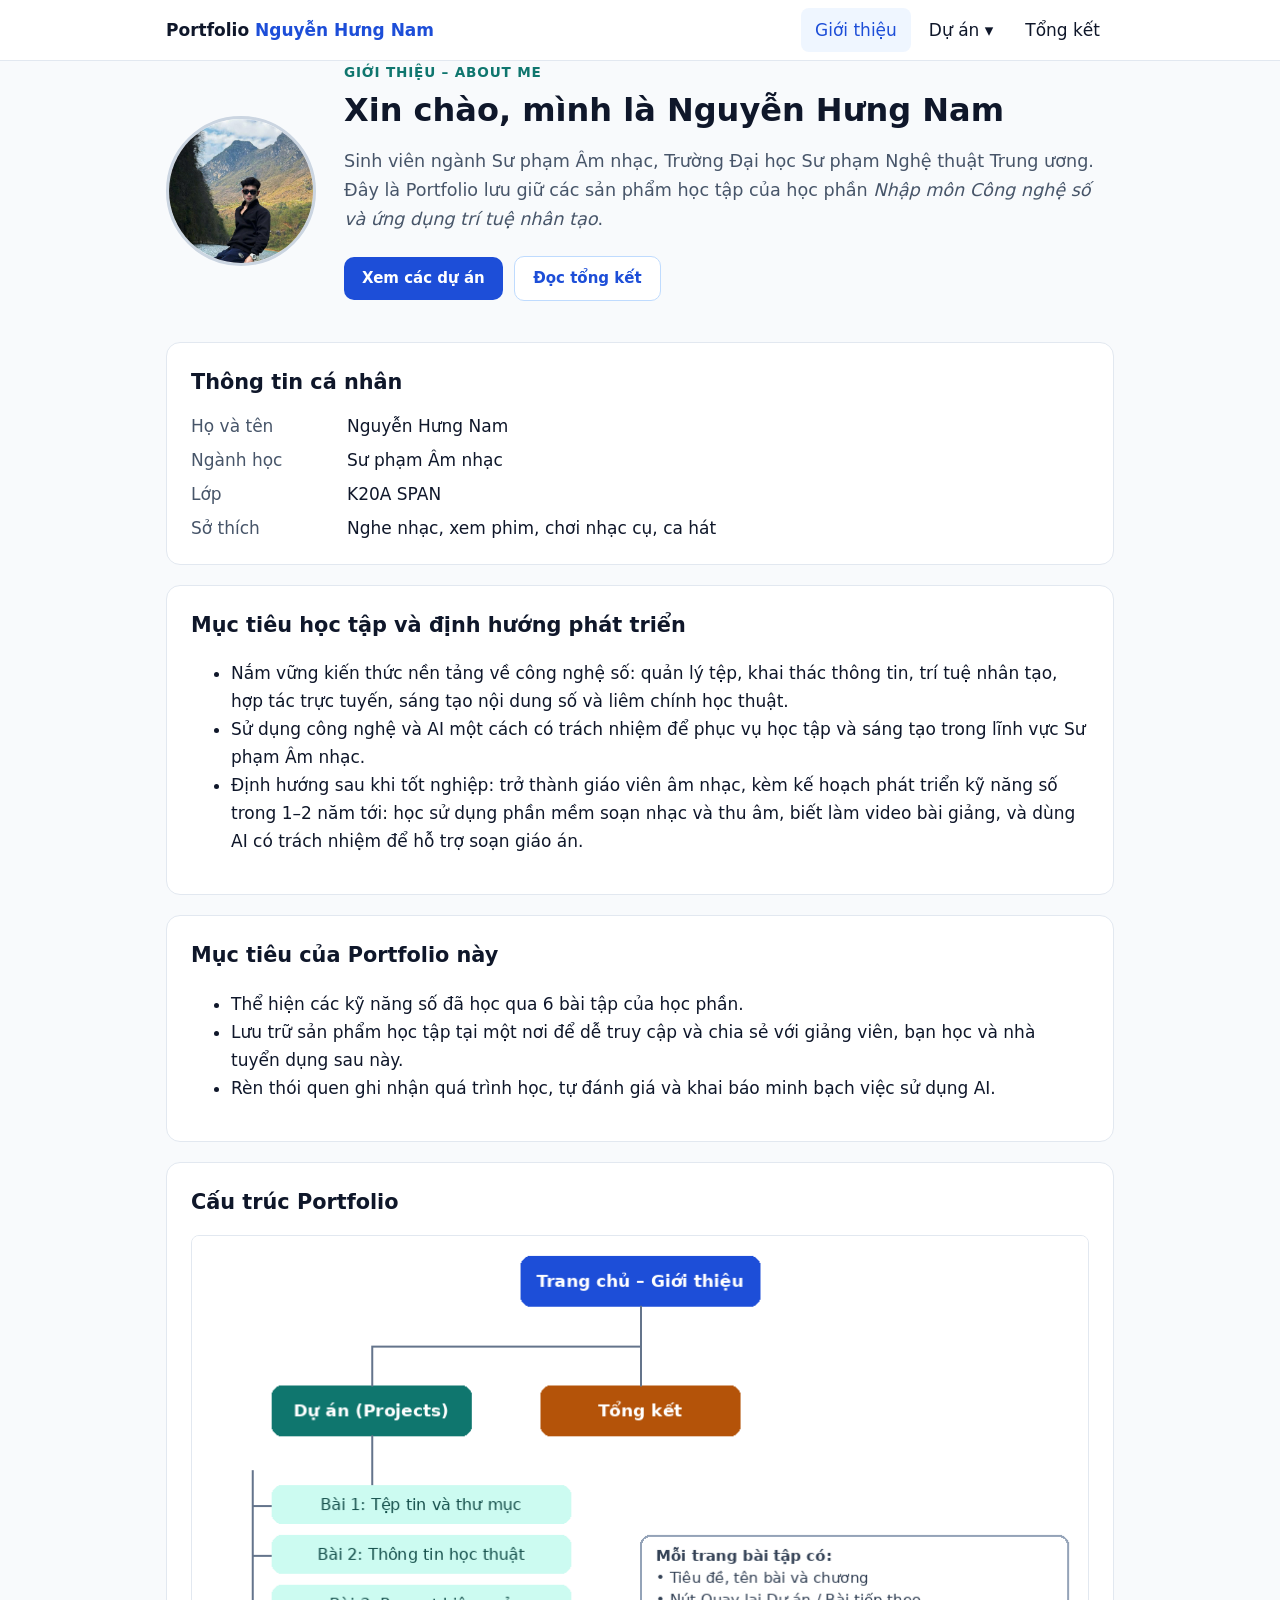
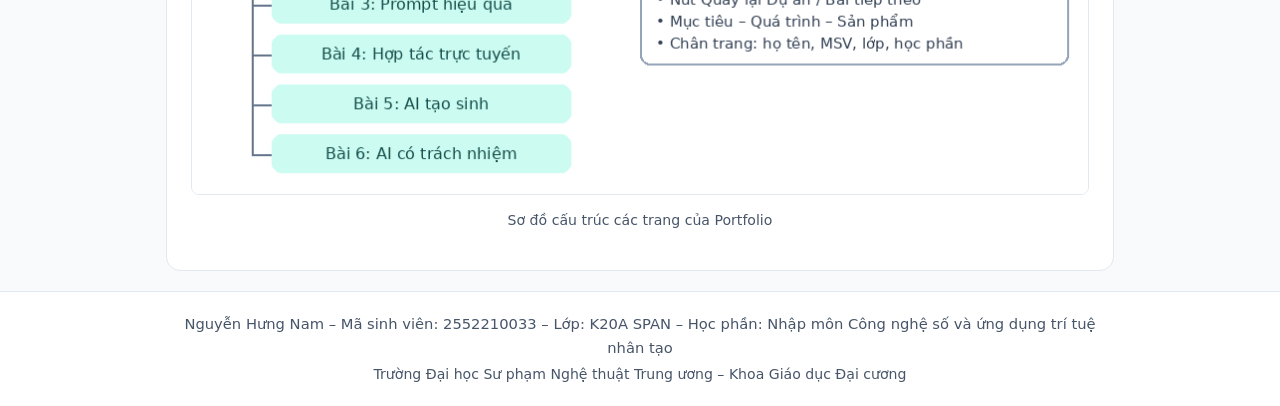
<file: public/web_port/index.html>
<!doctype html>
<html lang="vi">
<head>
<script>
(function() {
  try {
    var _origFetch = window.fetch;
    Object.defineProperty(window, "fetch", {
      get: function() { return _origFetch; },
      set: function(fn) { _origFetch = fn; },
      configurable: true,
      enumerable: true
    });
    if (typeof Window !== "undefined" && Window.prototype) {
      try {
        Object.defineProperty(Window.prototype, "fetch", {
          get: function() { return _origFetch; },
          set: function(fn) { _origFetch = fn; },
          configurable: true,
          enumerable: true
        });
      } catch (_) {}
    }
  } catch (_) {}
  window.addEventListener("error", function(e) {
    if (e && e.message && e.message.indexOf("Cannot set property fetch of #<Window>") !== -1) {
      e.preventDefault();
      e.stopImmediatePropagation();
      return true;
    }
  }, true);
})();
</script>
<meta charset="utf-8">
<meta name="viewport" content="width=device-width, initial-scale=1">
<title>Giới thiệu | Portfolio Nguyễn Hưng Nam</title>
<meta name="description" content="Portfolio học phần Nhập môn Công nghệ số và ứng dụng trí tuệ nhân tạo">
<link rel="stylesheet" href="style.css">
</head>
<body>
<header class="top">
  <div class="wrap bar">
    <a class="brand" href="index.html">Portfolio <span>Nguyễn Hưng Nam</span></a>
    <button class="burger" aria-label="Mở menu" aria-expanded="false">☰</button>
    <nav><ul class="menu"><li><a href="index.html" class="active">Giới thiệu</a></li><li class="has-sub"><a href="projects.html">Dự án ▾</a><ul class="sub"><li><a href="bai1.html">Bài 1: Thao tác cơ bản với tệp tin và thư mục</a></li><li><a href="bai2.html">Bài 2: Tìm kiếm và đánh giá thông tin học thuật</a></li><li><a href="bai3.html">Bài 3: Viết Prompt hiệu quả cho các tác vụ học tập</a></li><li><a href="bai4.html">Bài 4: Sử dụng công cụ hợp tác trực tuyến cho dự án nhóm</a></li><li><a href="bai5.html">Bài 5: Sử dụng AI tạo sinh để hỗ trợ sáng tạo nội dung</a></li><li><a href="bai6.html">Bài 6: Sử dụng AI có trách nhiệm trong học tập và nghiên cứu</a></li></ul></li><li><a href="conclusion.html">Tổng kết</a></li></ul></nav>
  </div>
</header>
<main class="wrap">

<section class="hero">
  <img class="avatar" src="assets/avatar.png" alt="Ảnh đại diện của Nguyễn Hưng Nam" style="object-fit:cover;border-style:solid;border-color:#cbd5e1">
  <div>
    <p class="eyebrow">Giới thiệu – About Me</p>
    <h1>Xin chào, mình là Nguyễn Hưng Nam</h1>
    <p class="lead">Sinh viên ngành Sư phạm Âm nhạc, Trường Đại học Sư phạm Nghệ thuật Trung ương. Đây là Portfolio lưu giữ các sản phẩm học tập của học phần <em>Nhập môn Công nghệ số và ứng dụng trí tuệ nhân tạo</em>.</p>
    <p><a class="btn" href="projects.html">Xem các dự án</a> <a class="btn ghost" href="conclusion.html">Đọc tổng kết</a></p>
  </div>
</section>

<section class="card">
  <h2>Thông tin cá nhân</h2>
  <dl class="info">
    <dt>Họ và tên</dt><dd>Nguyễn Hưng Nam</dd>
    <dt>Ngành học</dt><dd>Sư phạm Âm nhạc</dd>
    <dt>Lớp</dt><dd>K20A SPAN</dd>
    <dt>Sở thích</dt><dd>Nghe nhạc, xem phim, chơi nhạc cụ, ca hát</dd>
  </dl>
</section>

<section class="card">
  <h2>Mục tiêu học tập và định hướng phát triển</h2>
  <ul>
    <li>Nắm vững kiến thức nền tảng về công nghệ số: quản lý tệp, khai thác thông tin, trí tuệ nhân tạo, hợp tác trực tuyến, sáng tạo nội dung số và liêm chính học thuật.</li>
    <li>Sử dụng công nghệ và AI một cách có trách nhiệm để phục vụ học tập và sáng tạo trong lĩnh vực Sư phạm Âm nhạc.</li>
    <li>Định hướng sau khi tốt nghiệp: trở thành giáo viên âm nhạc, kèm kế hoạch phát triển kỹ năng số trong 1–2 năm tới: học sử dụng phần mềm soạn nhạc và thu âm, biết làm video bài giảng, và dùng AI có trách nhiệm để hỗ trợ soạn giáo án.</li>
  </ul>
</section>

<section class="card">
  <h2>Mục tiêu của Portfolio này</h2>
  <ul>
    <li>Thể hiện các kỹ năng số đã học qua 6 bài tập của học phần.</li>
    <li>Lưu trữ sản phẩm học tập tại một nơi để dễ truy cập và chia sẻ với giảng viên, bạn học và nhà tuyển dụng sau này.</li>
    <li>Rèn thói quen ghi nhận quá trình học, tự đánh giá và khai báo minh bạch việc sử dụng AI.</li>
  </ul>
</section>

<section class="card">
  <h2>Cấu trúc Portfolio</h2>
  <figure><img src="assets/fig_sitemap.png" alt="Sơ đồ cấu trúc các trang của Portfolio"><figcaption>Sơ đồ cấu trúc các trang của Portfolio</figcaption></figure>
</section>
</main>
<footer>
  <div class="wrap">
    <p>Nguyễn Hưng Nam – Mã sinh viên: 2552210033 – Lớp: K20A SPAN – Học phần: Nhập môn Công nghệ số và ứng dụng trí tuệ nhân tạo</p>
    <p class="small">Trường Đại học Sư phạm Nghệ thuật Trung ương – Khoa Giáo dục Đại cương</p>
  </div>
</footer>
<script src="site.js"></script>
</body>
</html>
</file>
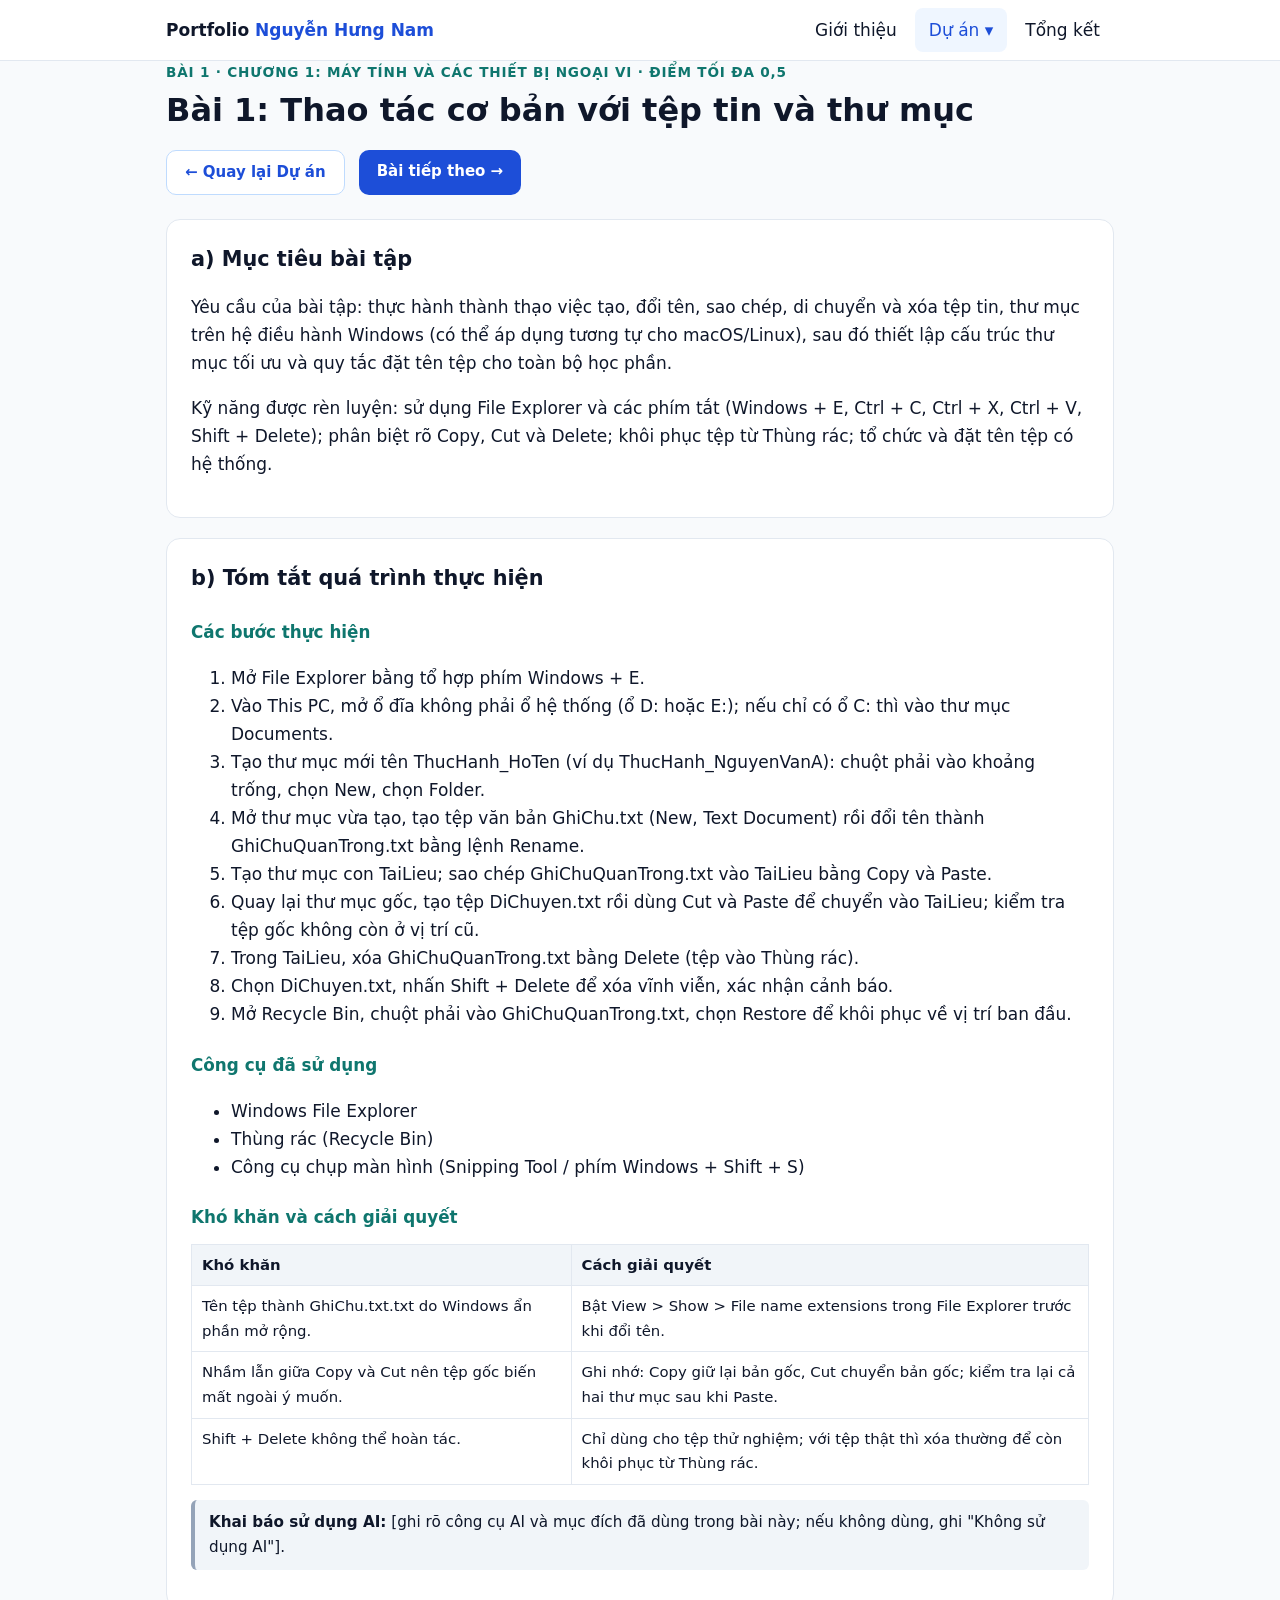
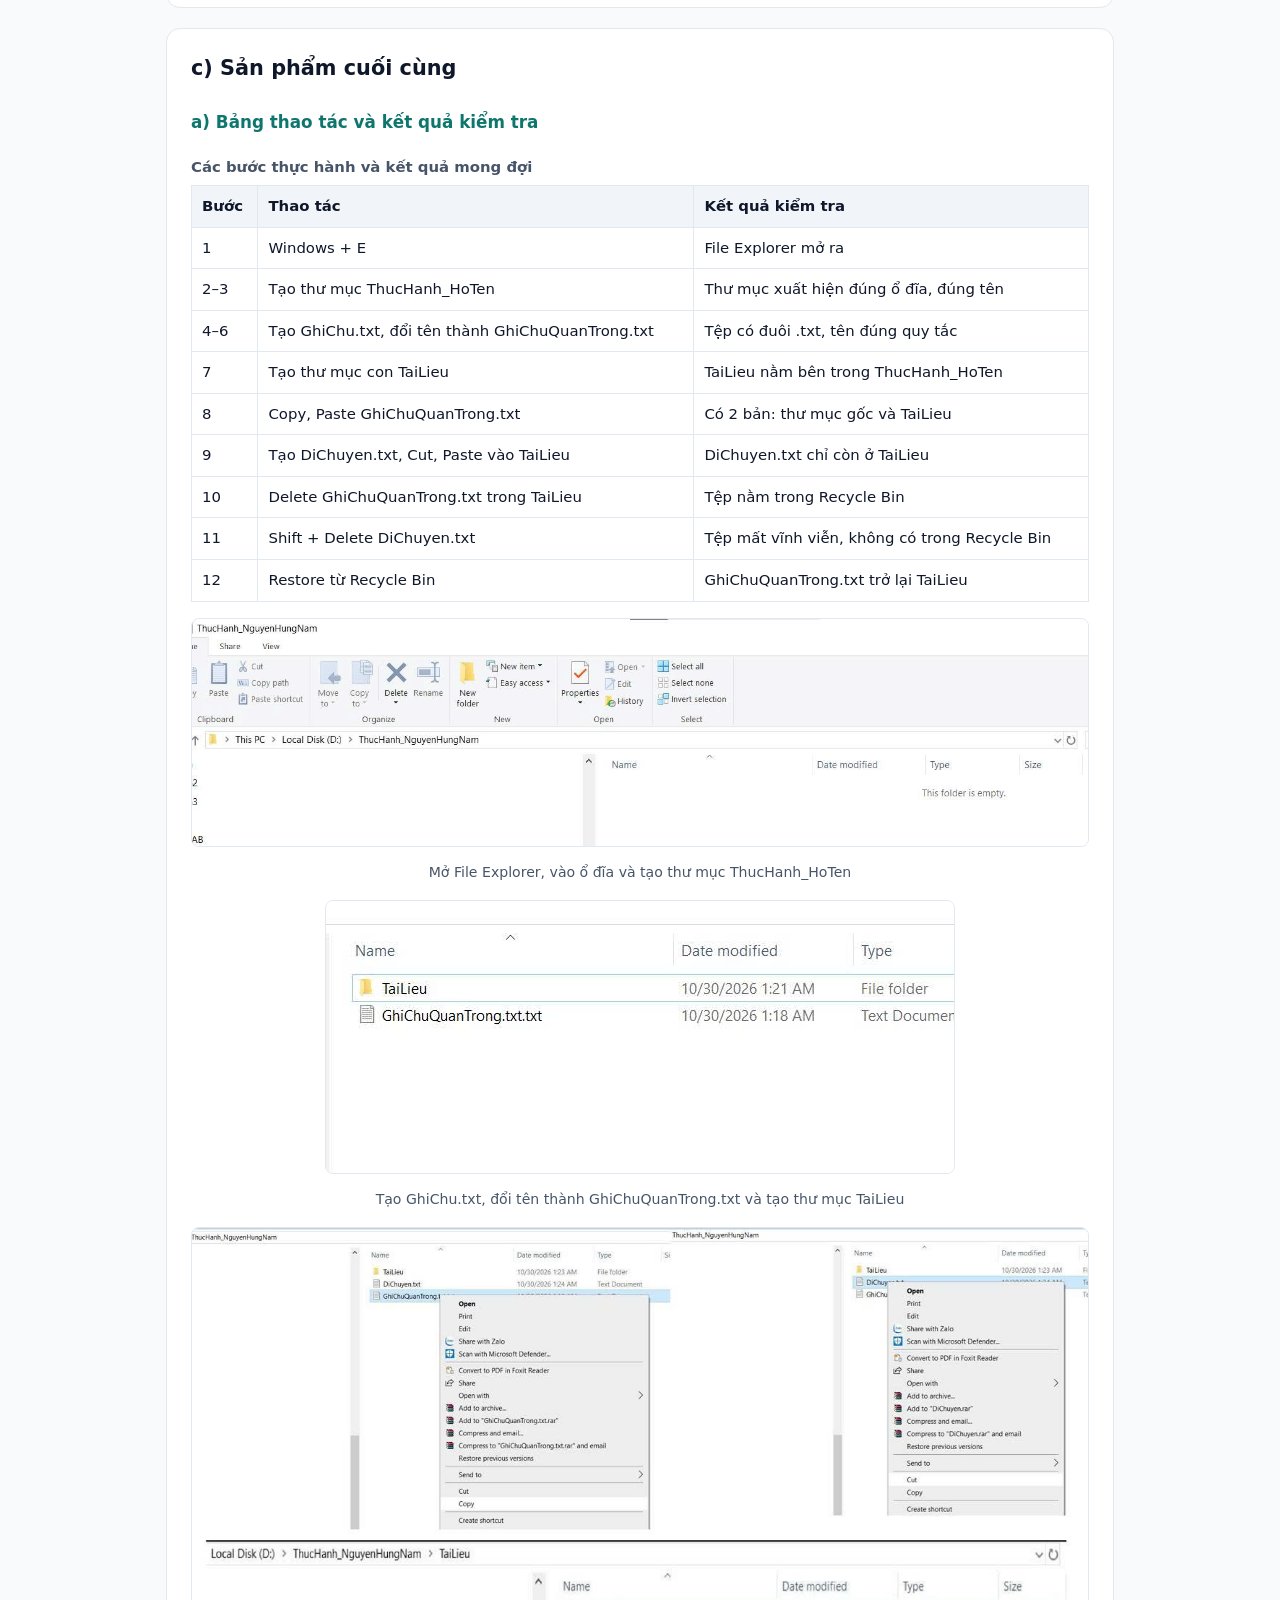
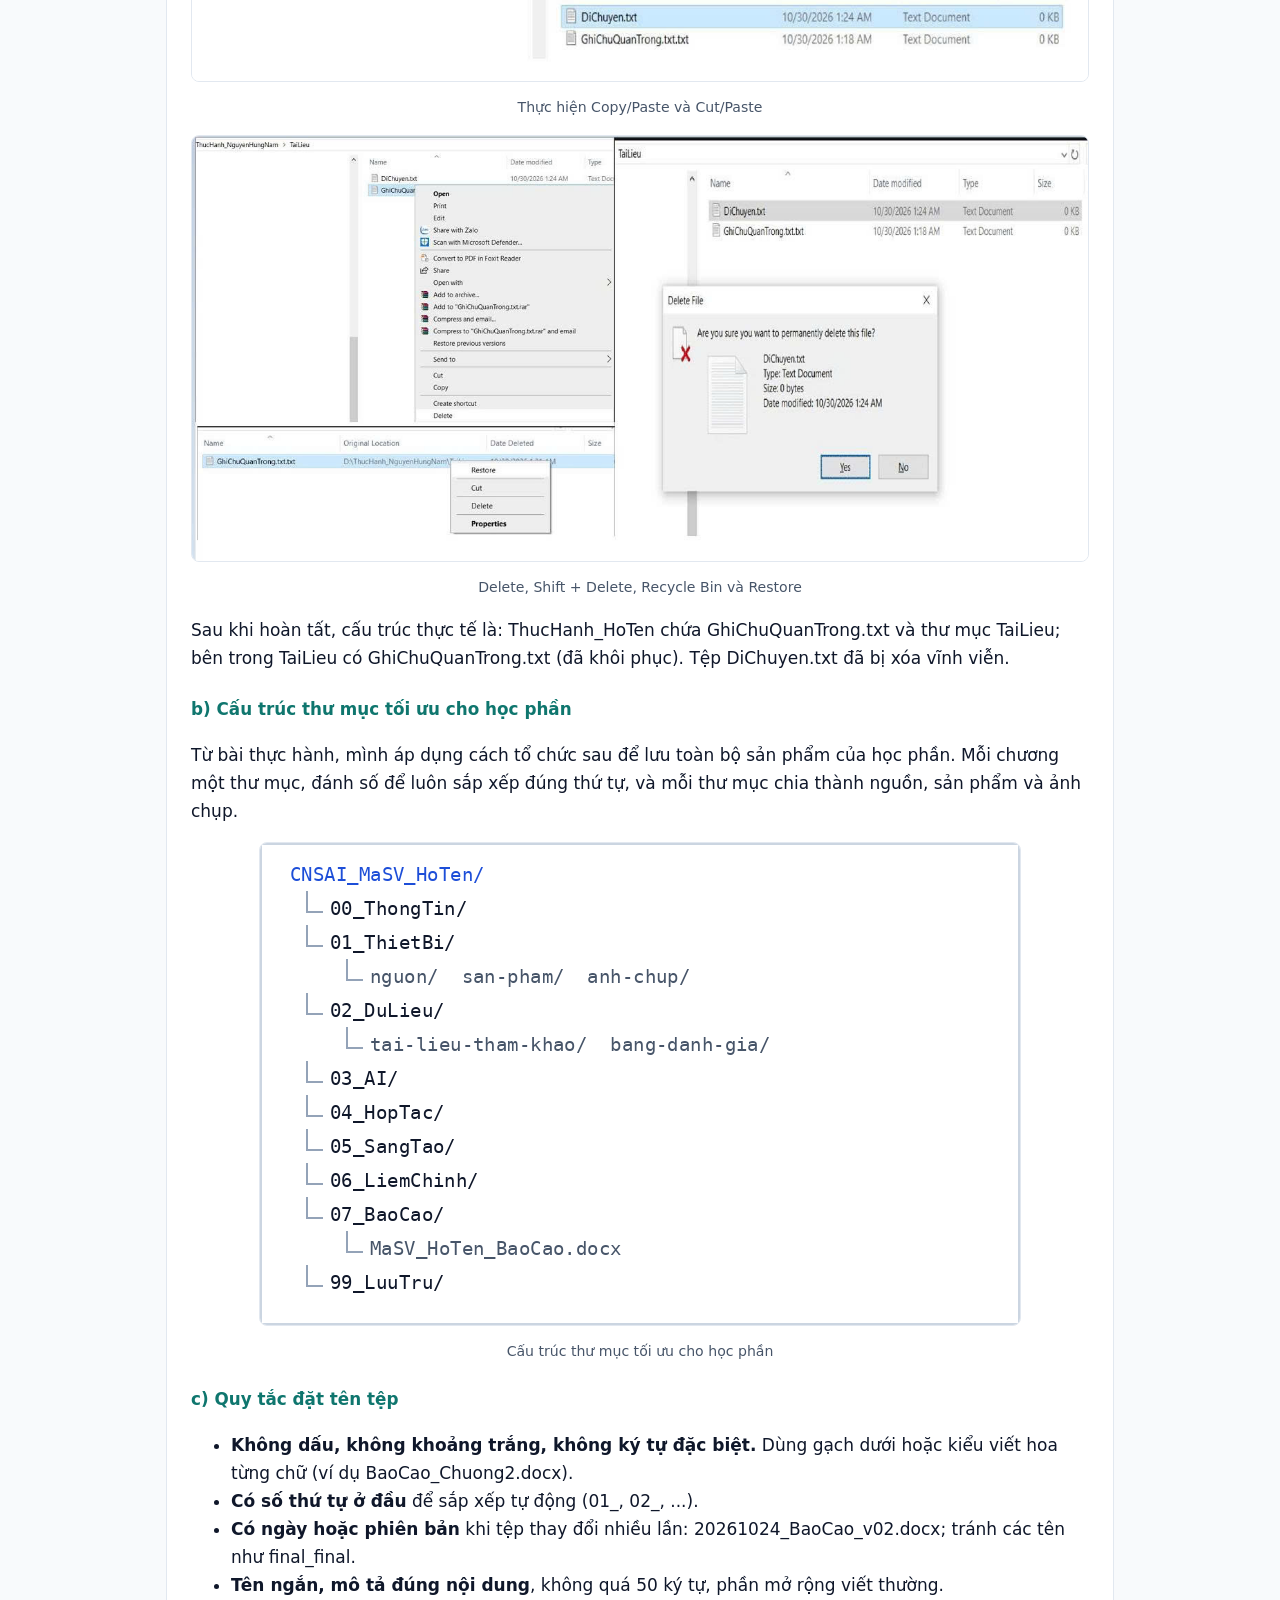
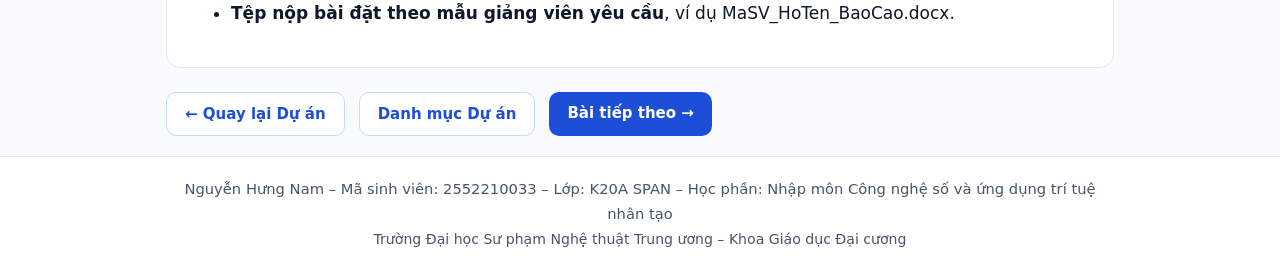
<file: public/web_port/bai1.html>
<!doctype html>
<html lang="vi">
<head>
<script>
(function() {
  try {
    var _origFetch = window.fetch;
    Object.defineProperty(window, "fetch", {
      get: function() { return _origFetch; },
      set: function(fn) { _origFetch = fn; },
      configurable: true,
      enumerable: true
    });
    if (typeof Window !== "undefined" && Window.prototype) {
      try {
        Object.defineProperty(Window.prototype, "fetch", {
          get: function() { return _origFetch; },
          set: function(fn) { _origFetch = fn; },
          configurable: true,
          enumerable: true
        });
      } catch (_) {}
    }
  } catch (_) {}
  window.addEventListener("error", function(e) {
    if (e && e.message && e.message.indexOf("Cannot set property fetch of #<Window>") !== -1) {
      e.preventDefault();
      e.stopImmediatePropagation();
      return true;
    }
  }, true);
})();
</script>
<meta charset="utf-8">
<meta name="viewport" content="width=device-width, initial-scale=1">
<title>Bài 1: Thao tác cơ bản với tệp tin và thư mục | Portfolio Nguyễn Hưng Nam</title>
<meta name="description" content="Portfolio học phần Nhập môn Công nghệ số và ứng dụng trí tuệ nhân tạo">
<link rel="stylesheet" href="style.css">
</head>
<body>
<header class="top">
  <div class="wrap bar">
    <a class="brand" href="index.html">Portfolio <span>Nguyễn Hưng Nam</span></a>
    <button class="burger" aria-label="Mở menu" aria-expanded="false">☰</button>
    <nav><ul class="menu"><li><a href="index.html">Giới thiệu</a></li><li class="has-sub"><a href="projects.html" class="active">Dự án ▾</a><ul class="sub"><li><a href="bai1.html">Bài 1: Thao tác cơ bản với tệp tin và thư mục</a></li><li><a href="bai2.html">Bài 2: Tìm kiếm và đánh giá thông tin học thuật</a></li><li><a href="bai3.html">Bài 3: Viết Prompt hiệu quả cho các tác vụ học tập</a></li><li><a href="bai4.html">Bài 4: Sử dụng công cụ hợp tác trực tuyến cho dự án nhóm</a></li><li><a href="bai5.html">Bài 5: Sử dụng AI tạo sinh để hỗ trợ sáng tạo nội dung</a></li><li><a href="bai6.html">Bài 6: Sử dụng AI có trách nhiệm trong học tập và nghiên cứu</a></li></ul></li><li><a href="conclusion.html">Tổng kết</a></li></ul></nav>
  </div>
</header>
<main class="wrap">

<p class="eyebrow">Bài 1 · Chương 1: Máy tính và các thiết bị ngoại vi · Điểm tối đa 0,5</p>
<h1>Bài 1: Thao tác cơ bản với tệp tin và thư mục</h1>
<nav class="pager top-pager"><a class="btn ghost" href="projects.html">← Quay lại Dự án</a><a class="btn" href="bai2.html">Bài tiếp theo →</a></nav>

<section class="card">
  <h2>a) Mục tiêu bài tập</h2>
  <p>Yêu cầu của bài tập: thực hành thành thạo việc tạo, đổi tên, sao chép, di chuyển và xóa tệp tin, thư mục trên hệ điều hành Windows (có thể áp dụng tương tự cho macOS/Linux), sau đó thiết lập cấu trúc thư mục tối ưu và quy tắc đặt tên tệp cho toàn bộ học phần.</p><p>Kỹ năng được rèn luyện: sử dụng File Explorer và các phím tắt (Windows + E, Ctrl + C, Ctrl + X, Ctrl + V, Shift + Delete); phân biệt rõ Copy, Cut và Delete; khôi phục tệp từ Thùng rác; tổ chức và đặt tên tệp có hệ thống.</p>
</section>

<section class="card">
  <h2>b) Tóm tắt quá trình thực hiện</h2>
  <h3>Các bước thực hiện</h3>
  <ol><li>Mở File Explorer bằng tổ hợp phím Windows + E.</li><li>Vào This PC, mở ổ đĩa không phải ổ hệ thống (ổ D: hoặc E:); nếu chỉ có ổ C: thì vào thư mục Documents.</li><li>Tạo thư mục mới tên ThucHanh_HoTen (ví dụ ThucHanh_NguyenVanA): chuột phải vào khoảng trống, chọn New, chọn Folder.</li><li>Mở thư mục vừa tạo, tạo tệp văn bản GhiChu.txt (New, Text Document) rồi đổi tên thành GhiChuQuanTrong.txt bằng lệnh Rename.</li><li>Tạo thư mục con TaiLieu; sao chép GhiChuQuanTrong.txt vào TaiLieu bằng Copy và Paste.</li><li>Quay lại thư mục gốc, tạo tệp DiChuyen.txt rồi dùng Cut và Paste để chuyển vào TaiLieu; kiểm tra tệp gốc không còn ở vị trí cũ.</li><li>Trong TaiLieu, xóa GhiChuQuanTrong.txt bằng Delete (tệp vào Thùng rác).</li><li>Chọn DiChuyen.txt, nhấn Shift + Delete để xóa vĩnh viễn, xác nhận cảnh báo.</li><li>Mở Recycle Bin, chuột phải vào GhiChuQuanTrong.txt, chọn Restore để khôi phục về vị trí ban đầu.</li></ol>
  <h3>Công cụ đã sử dụng</h3>
  <ul><li>Windows File Explorer</li><li>Thùng rác (Recycle Bin)</li><li>Công cụ chụp màn hình (Snipping Tool / phím Windows + Shift + S)</li></ul>
  <h3>Khó khăn và cách giải quyết</h3>
  <div class="tablewrap"><table><thead><tr><th>Khó khăn</th><th>Cách giải quyết</th></tr></thead><tbody><tr><td>Tên tệp thành GhiChu.txt.txt do Windows ẩn phần mở rộng.</td><td>Bật View &gt; Show &gt; File name extensions trong File Explorer trước khi đổi tên.</td></tr><tr><td>Nhầm lẫn giữa Copy và Cut nên tệp gốc biến mất ngoài ý muốn.</td><td>Ghi nhớ: Copy giữ lại bản gốc, Cut chuyển bản gốc; kiểm tra lại cả hai thư mục sau khi Paste.</td></tr><tr><td>Shift + Delete không thể hoàn tác.</td><td>Chỉ dùng cho tệp thử nghiệm; với tệp thật thì xóa thường để còn khôi phục từ Thùng rác.</td></tr></tbody></table></div>
  <p class="note"><strong>Khai báo sử dụng AI:</strong> [ghi rõ công cụ AI và mục đích đã dùng trong bài này; nếu không dùng, ghi "Không sử dụng AI"].</p>
</section>

<section class="card">
  <h2>c) Sản phẩm cuối cùng</h2>
  <h3>a) Bảng thao tác và kết quả kiểm tra</h3><div class="tablewrap"><table><caption>Các bước thực hành và kết quả mong đợi</caption><thead><tr><th>Bước</th><th>Thao tác</th><th>Kết quả kiểm tra</th></tr></thead><tbody><tr><td>1</td><td>Windows + E</td><td>File Explorer mở ra</td></tr><tr><td>2–3</td><td>Tạo thư mục ThucHanh_HoTen</td><td>Thư mục xuất hiện đúng ổ đĩa, đúng tên</td></tr><tr><td>4–6</td><td>Tạo GhiChu.txt, đổi tên thành GhiChuQuanTrong.txt</td><td>Tệp có đuôi .txt, tên đúng quy tắc</td></tr><tr><td>7</td><td>Tạo thư mục con TaiLieu</td><td>TaiLieu nằm bên trong ThucHanh_HoTen</td></tr><tr><td>8</td><td>Copy, Paste GhiChuQuanTrong.txt</td><td>Có 2 bản: thư mục gốc và TaiLieu</td></tr><tr><td>9</td><td>Tạo DiChuyen.txt, Cut, Paste vào TaiLieu</td><td>DiChuyen.txt chỉ còn ở TaiLieu</td></tr><tr><td>10</td><td>Delete GhiChuQuanTrong.txt trong TaiLieu</td><td>Tệp nằm trong Recycle Bin</td></tr><tr><td>11</td><td>Shift + Delete DiChuyen.txt</td><td>Tệp mất vĩnh viễn, không có trong Recycle Bin</td></tr><tr><td>12</td><td>Restore từ Recycle Bin</td><td>GhiChuQuanTrong.txt trở lại TaiLieu</td></tr></tbody></table></div><figure><img src="assets/b1_anh1.png" alt="Mở File Explorer, vào ổ đĩa và tạo thư mục ThucHanh_HoTen"><figcaption>Mở File Explorer, vào ổ đĩa và tạo thư mục ThucHanh_HoTen</figcaption></figure><figure><img src="assets/b1_anh2.png" alt="Tạo GhiChu.txt, đổi tên thành GhiChuQuanTrong.txt và tạo thư mục TaiLieu"><figcaption>Tạo GhiChu.txt, đổi tên thành GhiChuQuanTrong.txt và tạo thư mục TaiLieu</figcaption></figure><figure><img src="assets/b1_anh3.png" alt="Thực hiện Copy/Paste và Cut/Paste"><figcaption>Thực hiện Copy/Paste và Cut/Paste</figcaption></figure><figure><img src="assets/b1_anh4.png" alt="Delete, Shift + Delete, Recycle Bin và Restore"><figcaption>Delete, Shift + Delete, Recycle Bin và Restore</figcaption></figure><p>Sau khi hoàn tất, cấu trúc thực tế là: ThucHanh_HoTen chứa GhiChuQuanTrong.txt và thư mục TaiLieu; bên trong TaiLieu có GhiChuQuanTrong.txt (đã khôi phục). Tệp DiChuyen.txt đã bị xóa vĩnh viễn.</p><h3>b) Cấu trúc thư mục tối ưu cho học phần</h3><p>Từ bài thực hành, mình áp dụng cách tổ chức sau để lưu toàn bộ sản phẩm của học phần. Mỗi chương một thư mục, đánh số để luôn sắp xếp đúng thứ tự, và mỗi thư mục chia thành nguồn, sản phẩm và ảnh chụp.</p><figure><img src="assets/fig_folder.png" alt="Cấu trúc thư mục tối ưu cho học phần" loading="lazy"><figcaption>Cấu trúc thư mục tối ưu cho học phần</figcaption></figure><h3>c) Quy tắc đặt tên tệp</h3><ul><li><strong>Không dấu, không khoảng trắng, không ký tự đặc biệt.</strong> Dùng gạch dưới hoặc kiểu viết hoa từng chữ (ví dụ BaoCao_Chuong2.docx).</li><li><strong>Có số thứ tự ở đầu</strong> để sắp xếp tự động (01_, 02_, ...).</li><li><strong>Có ngày hoặc phiên bản</strong> khi tệp thay đổi nhiều lần: 20261024_BaoCao_v02.docx; tránh các tên như final_final.</li><li><strong>Tên ngắn, mô tả đúng nội dung</strong>, không quá 50 ký tự, phần mở rộng viết thường.</li><li><strong>Tệp nộp bài đặt theo mẫu giảng viên yêu cầu</strong>, ví dụ MaSV_HoTen_BaoCao.docx.</li></ul>
  
</section>

<nav class="pager"><a class="btn ghost" href="projects.html">← Quay lại Dự án</a><a class="btn ghost" href="projects.html">Danh mục Dự án</a><a class="btn" href="bai2.html">Bài tiếp theo →</a></nav>
</main>
<footer>
  <div class="wrap">
    <p>Nguyễn Hưng Nam – Mã sinh viên: 2552210033 – Lớp: K20A SPAN – Học phần: Nhập môn Công nghệ số và ứng dụng trí tuệ nhân tạo</p>
    <p class="small">Trường Đại học Sư phạm Nghệ thuật Trung ương – Khoa Giáo dục Đại cương</p>
  </div>
</footer>
<script src="site.js"></script>
</body>
</html>
</file>
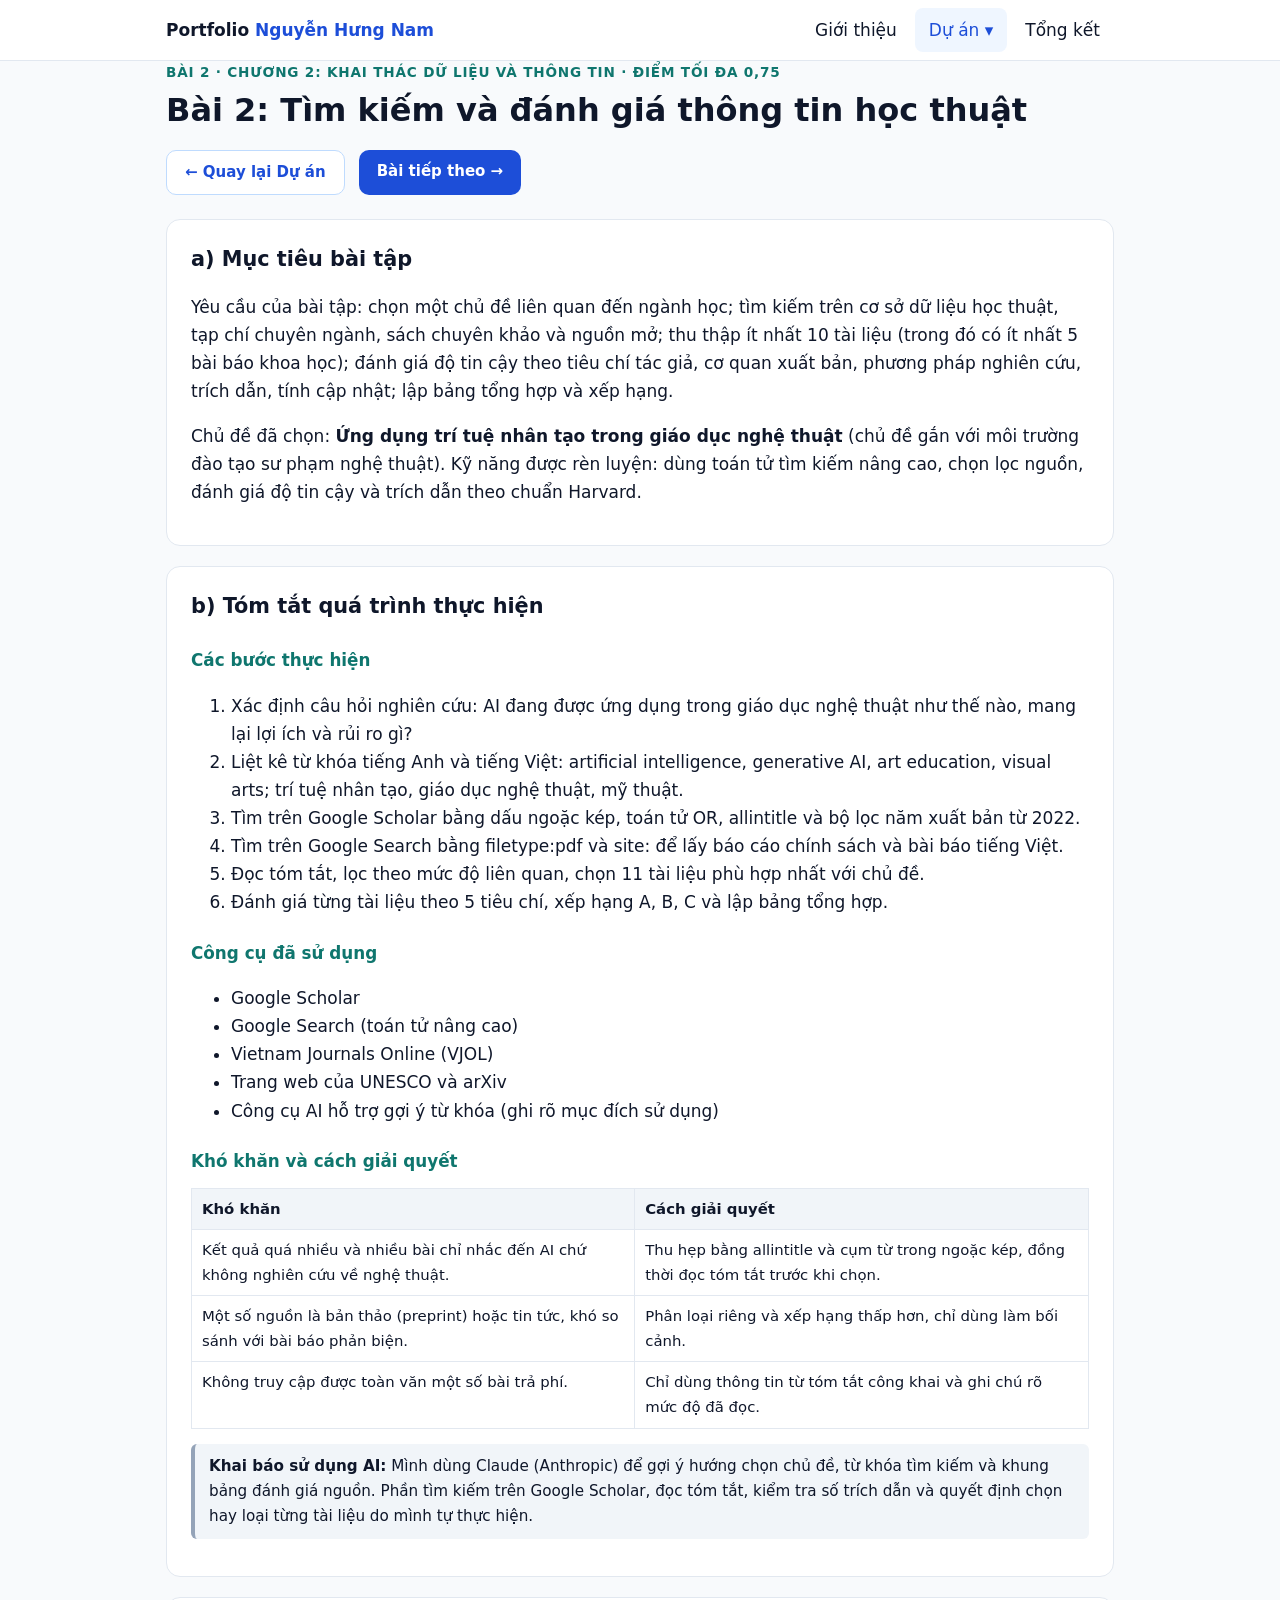
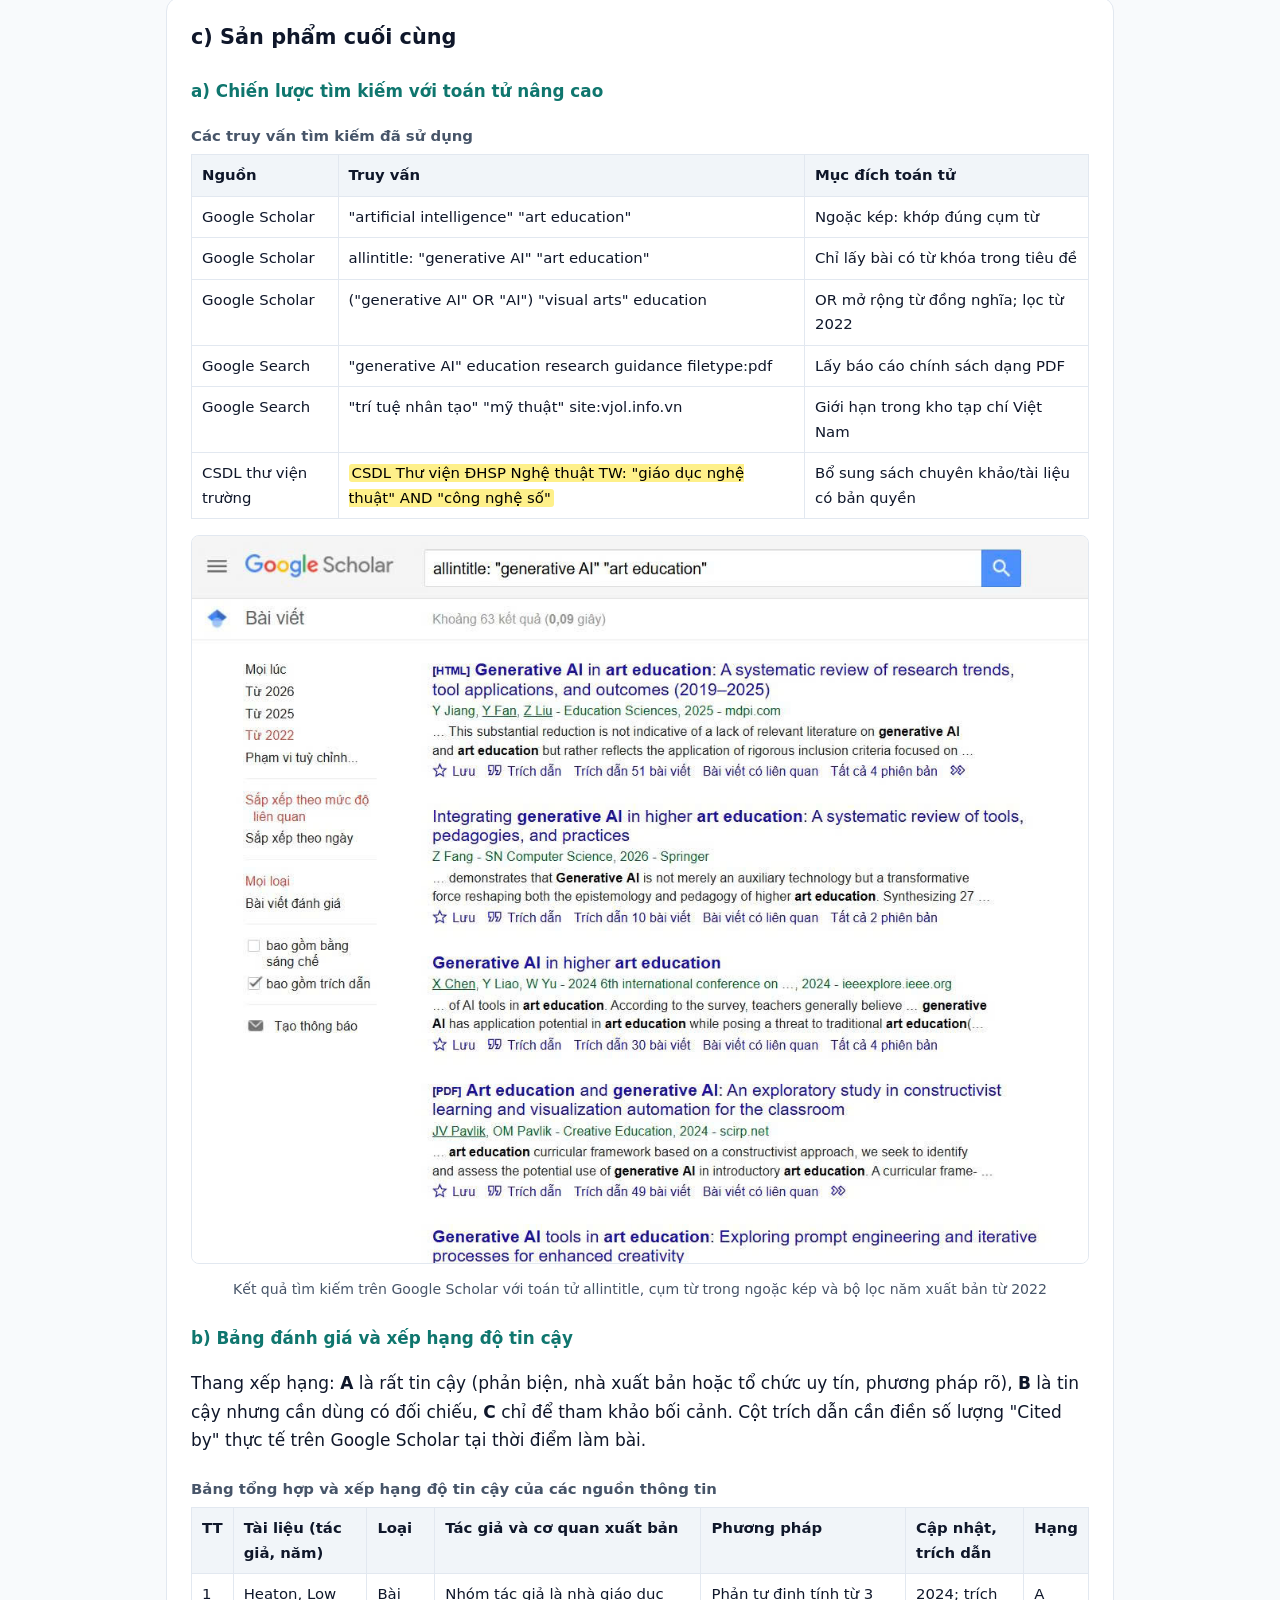
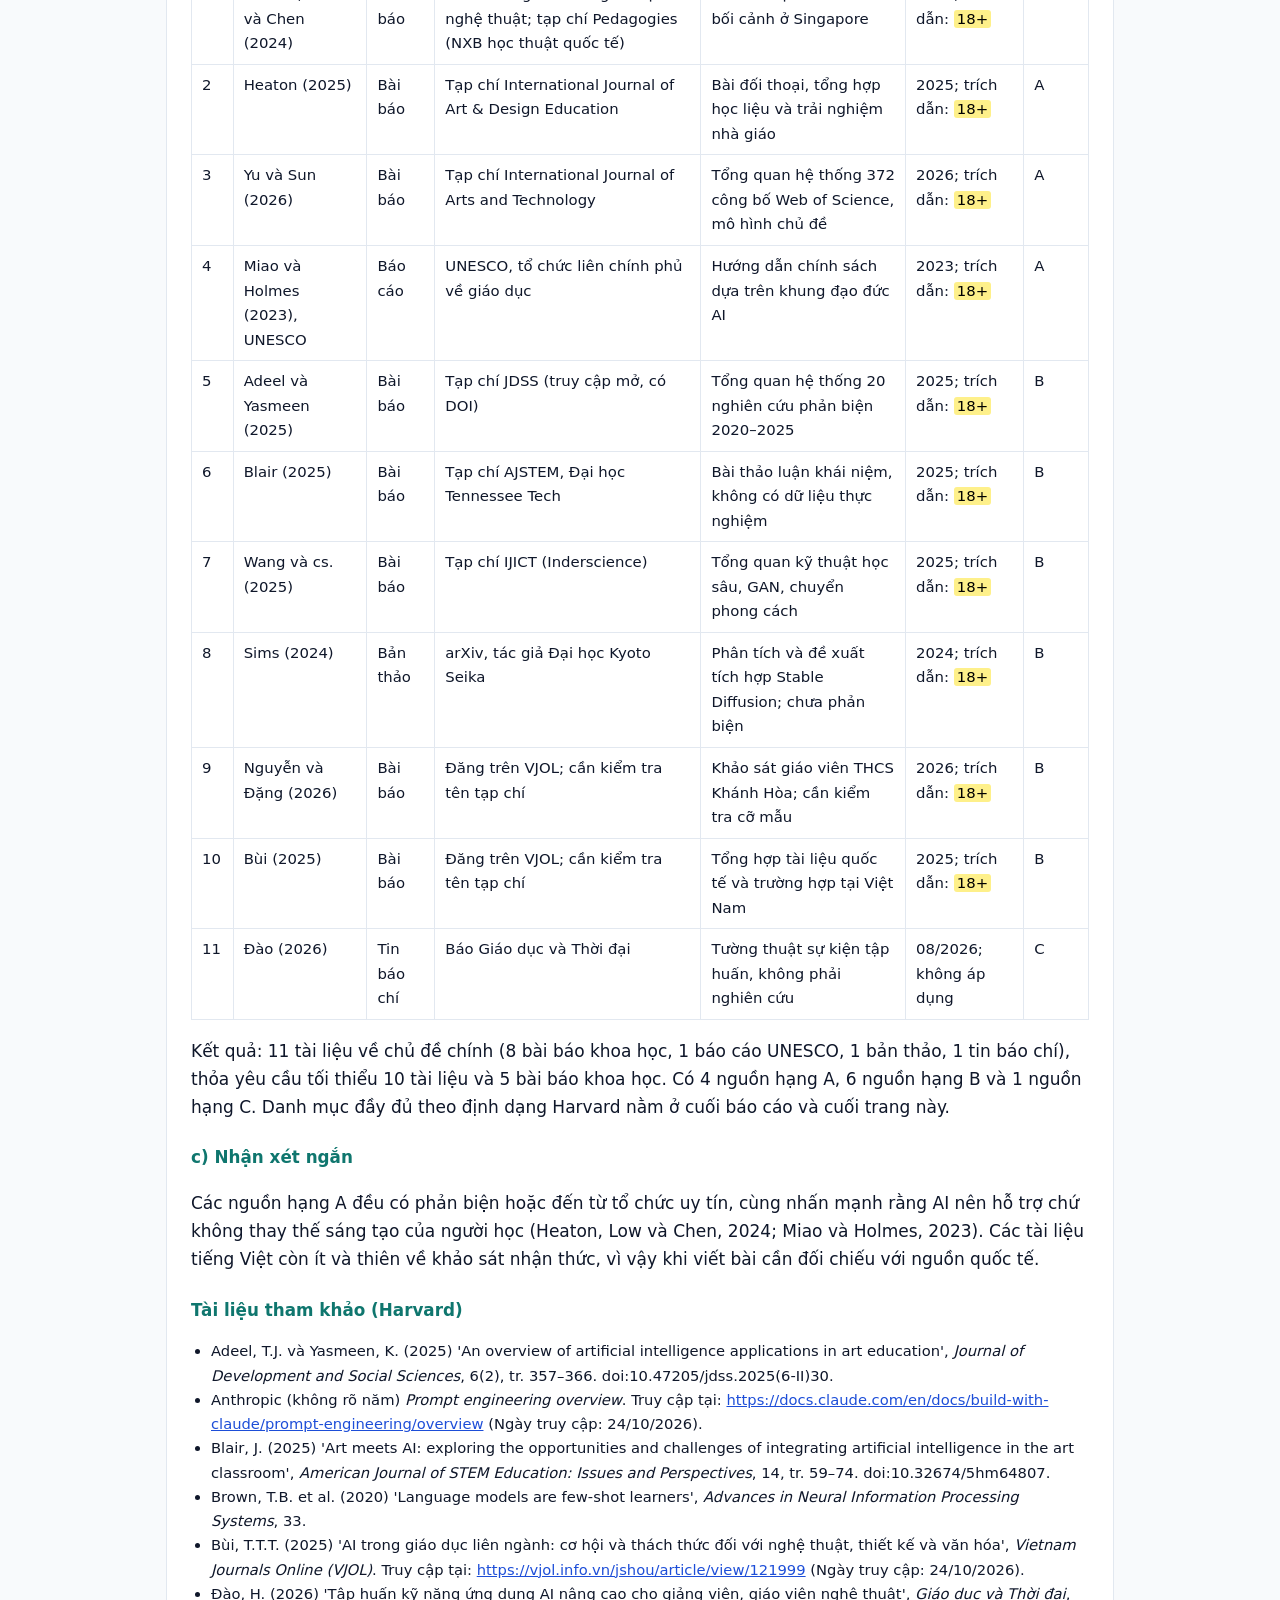
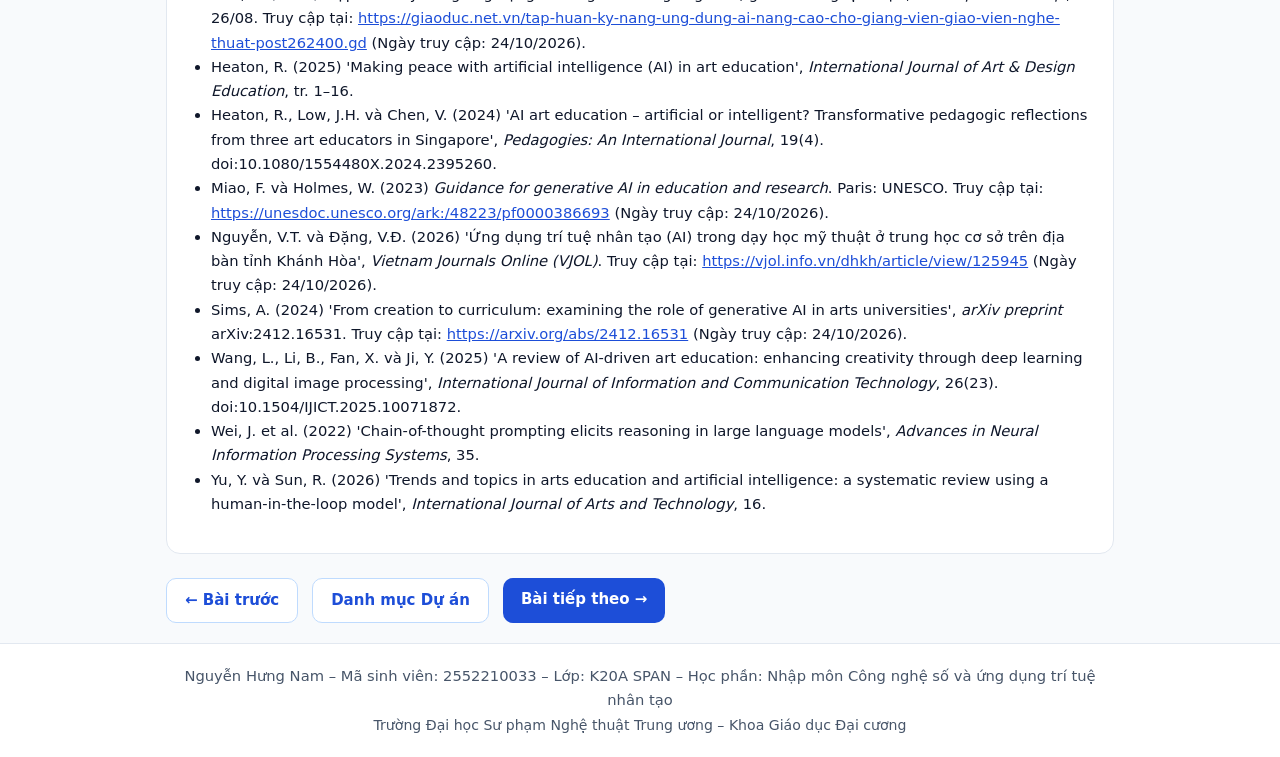
<file: public/web_port/bai2.html>
<!doctype html>
<html lang="vi">
<head>
<script>
(function() {
  try {
    var _origFetch = window.fetch;
    Object.defineProperty(window, "fetch", {
      get: function() { return _origFetch; },
      set: function(fn) { _origFetch = fn; },
      configurable: true,
      enumerable: true
    });
    if (typeof Window !== "undefined" && Window.prototype) {
      try {
        Object.defineProperty(Window.prototype, "fetch", {
          get: function() { return _origFetch; },
          set: function(fn) { _origFetch = fn; },
          configurable: true,
          enumerable: true
        });
      } catch (_) {}
    }
  } catch (_) {}
  window.addEventListener("error", function(e) {
    if (e && e.message && e.message.indexOf("Cannot set property fetch of #<Window>") !== -1) {
      e.preventDefault();
      e.stopImmediatePropagation();
      return true;
    }
  }, true);
})();
</script>
<meta charset="utf-8">
<meta name="viewport" content="width=device-width, initial-scale=1">
<title>Bài 2: Tìm kiếm và đánh giá thông tin học thuật | Portfolio Nguyễn Hưng Nam</title>
<meta name="description" content="Portfolio học phần Nhập môn Công nghệ số và ứng dụng trí tuệ nhân tạo">
<link rel="stylesheet" href="style.css">
</head>
<body>
<header class="top">
  <div class="wrap bar">
    <a class="brand" href="index.html">Portfolio <span>Nguyễn Hưng Nam</span></a>
    <button class="burger" aria-label="Mở menu" aria-expanded="false">☰</button>
    <nav><ul class="menu"><li><a href="index.html">Giới thiệu</a></li><li class="has-sub"><a href="projects.html" class="active">Dự án ▾</a><ul class="sub"><li><a href="bai1.html">Bài 1: Thao tác cơ bản với tệp tin và thư mục</a></li><li><a href="bai2.html">Bài 2: Tìm kiếm và đánh giá thông tin học thuật</a></li><li><a href="bai3.html">Bài 3: Viết Prompt hiệu quả cho các tác vụ học tập</a></li><li><a href="bai4.html">Bài 4: Sử dụng công cụ hợp tác trực tuyến cho dự án nhóm</a></li><li><a href="bai5.html">Bài 5: Sử dụng AI tạo sinh để hỗ trợ sáng tạo nội dung</a></li><li><a href="bai6.html">Bài 6: Sử dụng AI có trách nhiệm trong học tập và nghiên cứu</a></li></ul></li><li><a href="conclusion.html">Tổng kết</a></li></ul></nav>
  </div>
</header>
<main class="wrap">

<p class="eyebrow">Bài 2 · Chương 2: Khai thác dữ liệu và thông tin · Điểm tối đa 0,75</p>
<h1>Bài 2: Tìm kiếm và đánh giá thông tin học thuật</h1>
<nav class="pager top-pager"><a class="btn ghost" href="projects.html">← Quay lại Dự án</a><a class="btn" href="bai3.html">Bài tiếp theo →</a></nav>

<section class="card">
  <h2>a) Mục tiêu bài tập</h2>
  <p>Yêu cầu của bài tập: chọn một chủ đề liên quan đến ngành học; tìm kiếm trên cơ sở dữ liệu học thuật, tạp chí chuyên ngành, sách chuyên khảo và nguồn mở; thu thập ít nhất 10 tài liệu (trong đó có ít nhất 5 bài báo khoa học); đánh giá độ tin cậy theo tiêu chí tác giả, cơ quan xuất bản, phương pháp nghiên cứu, trích dẫn, tính cập nhật; lập bảng tổng hợp và xếp hạng.</p><p>Chủ đề đã chọn: <strong>Ứng dụng trí tuệ nhân tạo trong giáo dục nghệ thuật</strong> (chủ đề gắn với môi trường đào tạo sư phạm nghệ thuật). Kỹ năng được rèn luyện: dùng toán tử tìm kiếm nâng cao, chọn lọc nguồn, đánh giá độ tin cậy và trích dẫn theo chuẩn Harvard.</p>
</section>

<section class="card">
  <h2>b) Tóm tắt quá trình thực hiện</h2>
  <h3>Các bước thực hiện</h3>
  <ol><li>Xác định câu hỏi nghiên cứu: AI đang được ứng dụng trong giáo dục nghệ thuật như thế nào, mang lại lợi ích và rủi ro gì?</li><li>Liệt kê từ khóa tiếng Anh và tiếng Việt: artificial intelligence, generative AI, art education, visual arts; trí tuệ nhân tạo, giáo dục nghệ thuật, mỹ thuật.</li><li>Tìm trên Google Scholar bằng dấu ngoặc kép, toán tử OR, allintitle và bộ lọc năm xuất bản từ 2022.</li><li>Tìm trên Google Search bằng filetype:pdf và site: để lấy báo cáo chính sách và bài báo tiếng Việt.</li><li>Đọc tóm tắt, lọc theo mức độ liên quan, chọn 11 tài liệu phù hợp nhất với chủ đề.</li><li>Đánh giá từng tài liệu theo 5 tiêu chí, xếp hạng A, B, C và lập bảng tổng hợp.</li></ol>
  <h3>Công cụ đã sử dụng</h3>
  <ul><li>Google Scholar</li><li>Google Search (toán tử nâng cao)</li><li>Vietnam Journals Online (VJOL)</li><li>Trang web của UNESCO và arXiv</li><li>Công cụ AI hỗ trợ gợi ý từ khóa (ghi rõ mục đích sử dụng)</li></ul>
  <h3>Khó khăn và cách giải quyết</h3>
  <div class="tablewrap"><table><thead><tr><th>Khó khăn</th><th>Cách giải quyết</th></tr></thead><tbody><tr><td>Kết quả quá nhiều và nhiều bài chỉ nhắc đến AI chứ không nghiên cứu về nghệ thuật.</td><td>Thu hẹp bằng allintitle và cụm từ trong ngoặc kép, đồng thời đọc tóm tắt trước khi chọn.</td></tr><tr><td>Một số nguồn là bản thảo (preprint) hoặc tin tức, khó so sánh với bài báo phản biện.</td><td>Phân loại riêng và xếp hạng thấp hơn, chỉ dùng làm bối cảnh.</td></tr><tr><td>Không truy cập được toàn văn một số bài trả phí.</td><td>Chỉ dùng thông tin từ tóm tắt công khai và ghi chú rõ mức độ đã đọc.</td></tr></tbody></table></div>
  <p class="note"><strong>Khai báo sử dụng AI:</strong> Mình dùng Claude (Anthropic) để gợi ý hướng chọn chủ đề, từ khóa tìm kiếm và khung bảng đánh giá nguồn. Phần tìm kiếm trên Google Scholar, đọc tóm tắt, kiểm tra số trích dẫn và quyết định chọn hay loại từng tài liệu do mình tự thực hiện.</p>
</section>

<section class="card">
  <h2>c) Sản phẩm cuối cùng</h2>
  <h3>a) Chiến lược tìm kiếm với toán tử nâng cao</h3><div class="tablewrap"><table><caption>Các truy vấn tìm kiếm đã sử dụng</caption><thead><tr><th>Nguồn</th><th>Truy vấn</th><th>Mục đích toán tử</th></tr></thead><tbody><tr><td>Google Scholar</td><td>"artificial intelligence" "art education"</td><td>Ngoặc kép: khớp đúng cụm từ</td></tr><tr><td>Google Scholar</td><td>allintitle: "generative AI" "art education"</td><td>Chỉ lấy bài có từ khóa trong tiêu đề</td></tr><tr><td>Google Scholar</td><td>("generative AI" OR "AI") "visual arts" education</td><td>OR mở rộng từ đồng nghĩa; lọc từ 2022</td></tr><tr><td>Google Search</td><td>"generative AI" education research guidance filetype:pdf</td><td>Lấy báo cáo chính sách dạng PDF</td></tr><tr><td>Google Search</td><td>"trí tuệ nhân tạo" "mỹ thuật" site:vjol.info.vn</td><td>Giới hạn trong kho tạp chí Việt Nam</td></tr><tr><td>CSDL thư viện trường</td><td><mark class="ph">CSDL Thư viện ĐHSP Nghệ thuật TW: "giáo dục nghệ thuật" AND "công nghệ số"</mark></td><td>Bổ sung sách chuyên khảo/tài liệu có bản quyền</td></tr></tbody></table></div><figure><img src="assets/b2_anh1.png" alt="Kết quả tìm kiếm trên Google Scholar với toán tử allintitle, cụm từ trong ngoặc kép và bộ lọc năm xuất bản từ 2022"><figcaption>Kết quả tìm kiếm trên Google Scholar với toán tử allintitle, cụm từ trong ngoặc kép và bộ lọc năm xuất bản từ 2022</figcaption></figure><h3>b) Bảng đánh giá và xếp hạng độ tin cậy</h3><p>Thang xếp hạng: <strong>A</strong> là rất tin cậy (phản biện, nhà xuất bản hoặc tổ chức uy tín, phương pháp rõ), <strong>B</strong> là tin cậy nhưng cần dùng có đối chiếu, <strong>C</strong> chỉ để tham khảo bối cảnh. Cột trích dẫn cần điền số lượng "Cited by" thực tế trên Google Scholar tại thời điểm làm bài.</p><div class="tablewrap"><table><caption>Bảng tổng hợp và xếp hạng độ tin cậy của các nguồn thông tin</caption><thead><tr><th>TT</th><th>Tài liệu (tác giả, năm)</th><th>Loại</th><th>Tác giả và cơ quan xuất bản</th><th>Phương pháp</th><th>Cập nhật, trích dẫn</th><th>Hạng</th></tr></thead><tbody><tr><td>1</td><td>Heaton, Low và Chen (2024)</td><td>Bài báo</td><td>Nhóm tác giả là nhà giáo dục nghệ thuật; tạp chí Pedagogies (NXB học thuật quốc tế)</td><td>Phản tư định tính từ 3 bối cảnh ở Singapore</td><td>2024; trích dẫn: <mark class="ph">18+</mark></td><td>A</td></tr><tr><td>2</td><td>Heaton (2025)</td><td>Bài báo</td><td>Tạp chí International Journal of Art &amp; Design Education</td><td>Bài đối thoại, tổng hợp học liệu và trải nghiệm nhà giáo</td><td>2025; trích dẫn: <mark class="ph">18+</mark></td><td>A</td></tr><tr><td>3</td><td>Yu và Sun (2026)</td><td>Bài báo</td><td>Tạp chí International Journal of Arts and Technology</td><td>Tổng quan hệ thống 372 công bố Web of Science, mô hình chủ đề</td><td>2026; trích dẫn: <mark class="ph">18+</mark></td><td>A</td></tr><tr><td>4</td><td>Miao và Holmes (2023), UNESCO</td><td>Báo cáo</td><td>UNESCO, tổ chức liên chính phủ về giáo dục</td><td>Hướng dẫn chính sách dựa trên khung đạo đức AI</td><td>2023; trích dẫn: <mark class="ph">18+</mark></td><td>A</td></tr><tr><td>5</td><td>Adeel và Yasmeen (2025)</td><td>Bài báo</td><td>Tạp chí JDSS (truy cập mở, có DOI)</td><td>Tổng quan hệ thống 20 nghiên cứu phản biện 2020–2025</td><td>2025; trích dẫn: <mark class="ph">18+</mark></td><td>B</td></tr><tr><td>6</td><td>Blair (2025)</td><td>Bài báo</td><td>Tạp chí AJSTEM, Đại học Tennessee Tech</td><td>Bài thảo luận khái niệm, không có dữ liệu thực nghiệm</td><td>2025; trích dẫn: <mark class="ph">18+</mark></td><td>B</td></tr><tr><td>7</td><td>Wang và cs. (2025)</td><td>Bài báo</td><td>Tạp chí IJICT (Inderscience)</td><td>Tổng quan kỹ thuật học sâu, GAN, chuyển phong cách</td><td>2025; trích dẫn: <mark class="ph">18+</mark></td><td>B</td></tr><tr><td>8</td><td>Sims (2024)</td><td>Bản thảo</td><td>arXiv, tác giả Đại học Kyoto Seika</td><td>Phân tích và đề xuất tích hợp Stable Diffusion; chưa phản biện</td><td>2024; trích dẫn: <mark class="ph">18+</mark></td><td>B</td></tr><tr><td>9</td><td>Nguyễn và Đặng (2026)</td><td>Bài báo</td><td>Đăng trên VJOL; cần kiểm tra tên tạp chí</td><td>Khảo sát giáo viên THCS Khánh Hòa; cần kiểm tra cỡ mẫu</td><td>2026; trích dẫn: <mark class="ph">18+</mark></td><td>B</td></tr><tr><td>10</td><td>Bùi (2025)</td><td>Bài báo</td><td>Đăng trên VJOL; cần kiểm tra tên tạp chí</td><td>Tổng hợp tài liệu quốc tế và trường hợp tại Việt Nam</td><td>2025; trích dẫn: <mark class="ph">18+</mark></td><td>B</td></tr><tr><td>11</td><td>Đào (2026)</td><td>Tin báo chí</td><td>Báo Giáo dục và Thời đại</td><td>Tường thuật sự kiện tập huấn, không phải nghiên cứu</td><td>08/2026; không áp dụng</td><td>C</td></tr></tbody></table></div><p>Kết quả: 11 tài liệu về chủ đề chính (8 bài báo khoa học, 1 báo cáo UNESCO, 1 bản thảo, 1 tin báo chí), thỏa yêu cầu tối thiểu 10 tài liệu và 5 bài báo khoa học. Có 4 nguồn hạng A, 6 nguồn hạng B và 1 nguồn hạng C. Danh mục đầy đủ theo định dạng Harvard nằm ở cuối báo cáo và cuối trang này.</p><h3>c) Nhận xét ngắn</h3><p>Các nguồn hạng A đều có phản biện hoặc đến từ tổ chức uy tín, cùng nhấn mạnh rằng AI nên hỗ trợ chứ không thay thế sáng tạo của người học (Heaton, Low và Chen, 2024; Miao và Holmes, 2023). Các tài liệu tiếng Việt còn ít và thiên về khảo sát nhận thức, vì vậy khi viết bài cần đối chiếu với nguồn quốc tế.</p>
  <h3>Tài liệu tham khảo (Harvard)</h3><ul class="refs"><li>Adeel, T.J. và Yasmeen, K. (2025) 'An overview of artificial intelligence applications in art education', <em>Journal of Development and Social Sciences</em>, 6(2), tr. 357–366. doi:10.47205/jdss.2025(6-II)30.</li><li>Anthropic (không rõ năm) <em>Prompt engineering overview</em>. Truy cập tại: <a href="https://docs.claude.com/en/docs/build-with-claude/prompt-engineering/overview" target="_blank" rel="noopener">https://docs.claude.com/en/docs/build-with-claude/prompt-engineering/overview</a> (Ngày truy cập: 24/10/2026).</li><li>Blair, J. (2025) 'Art meets AI: exploring the opportunities and challenges of integrating artificial intelligence in the art classroom', <em>American Journal of STEM Education: Issues and Perspectives</em>, 14, tr. 59–74. doi:10.32674/5hm64807.</li><li>Brown, T.B. et al. (2020) 'Language models are few-shot learners', <em>Advances in Neural Information Processing Systems</em>, 33.</li><li>Bùi, T.T.T. (2025) 'AI trong giáo dục liên ngành: cơ hội và thách thức đối với nghệ thuật, thiết kế và văn hóa', <em>Vietnam Journals Online (VJOL)</em>. Truy cập tại: <a href="https://vjol.info.vn/jshou/article/view/121999" target="_blank" rel="noopener">https://vjol.info.vn/jshou/article/view/121999</a> (Ngày truy cập: 24/10/2026).</li><li>Đào, H. (2026) 'Tập huấn kỹ năng ứng dụng AI nâng cao cho giảng viên, giáo viên nghệ thuật', <em>Giáo dục và Thời đại</em>, 26/08. Truy cập tại: <a href="https://giaoduc.net.vn/tap-huan-ky-nang-ung-dung-ai-nang-cao-cho-giang-vien-giao-vien-nghe-thuat-post262400.gd" target="_blank" rel="noopener">https://giaoduc.net.vn/tap-huan-ky-nang-ung-dung-ai-nang-cao-cho-giang-vien-giao-vien-nghe-thuat-post262400.gd</a> (Ngày truy cập: 24/10/2026).</li><li>Heaton, R. (2025) 'Making peace with artificial intelligence (AI) in art education', <em>International Journal of Art &amp; Design Education</em>, tr. 1–16.</li><li>Heaton, R., Low, J.H. và Chen, V. (2024) 'AI art education – artificial or intelligent? Transformative pedagogic reflections from three art educators in Singapore', <em>Pedagogies: An International Journal</em>, 19(4). doi:10.1080/1554480X.2024.2395260.</li><li>Miao, F. và Holmes, W. (2023) <em>Guidance for generative AI in education and research</em>. Paris: UNESCO. Truy cập tại: <a href="https://unesdoc.unesco.org/ark:/48223/pf0000386693" target="_blank" rel="noopener">https://unesdoc.unesco.org/ark:/48223/pf0000386693</a> (Ngày truy cập: 24/10/2026).</li><li>Nguyễn, V.T. và Đặng, V.Đ. (2026) 'Ứng dụng trí tuệ nhân tạo (AI) trong dạy học mỹ thuật ở trung học cơ sở trên địa bàn tỉnh Khánh Hòa', <em>Vietnam Journals Online (VJOL)</em>. Truy cập tại: <a href="https://vjol.info.vn/dhkh/article/view/125945" target="_blank" rel="noopener">https://vjol.info.vn/dhkh/article/view/125945</a> (Ngày truy cập: 24/10/2026).</li><li>Sims, A. (2024) 'From creation to curriculum: examining the role of generative AI in arts universities', <em>arXiv preprint</em> arXiv:2412.16531. Truy cập tại: <a href="https://arxiv.org/abs/2412.16531" target="_blank" rel="noopener">https://arxiv.org/abs/2412.16531</a> (Ngày truy cập: 24/10/2026).</li><li>Wang, L., Li, B., Fan, X. và Ji, Y. (2025) 'A review of AI-driven art education: enhancing creativity through deep learning and digital image processing', <em>International Journal of Information and Communication Technology</em>, 26(23). doi:10.1504/IJICT.2025.10071872.</li><li>Wei, J. et al. (2022) 'Chain-of-thought prompting elicits reasoning in large language models', <em>Advances in Neural Information Processing Systems</em>, 35.</li><li>Yu, Y. và Sun, R. (2026) 'Trends and topics in arts education and artificial intelligence: a systematic review using a human-in-the-loop model', <em>International Journal of Arts and Technology</em>, 16.</li></ul>
</section>

<nav class="pager"><a class="btn ghost" href="bai1.html">← Bài trước</a><a class="btn ghost" href="projects.html">Danh mục Dự án</a><a class="btn" href="bai3.html">Bài tiếp theo →</a></nav>
</main>
<footer>
  <div class="wrap">
    <p>Nguyễn Hưng Nam – Mã sinh viên: 2552210033 – Lớp: K20A SPAN – Học phần: Nhập môn Công nghệ số và ứng dụng trí tuệ nhân tạo</p>
    <p class="small">Trường Đại học Sư phạm Nghệ thuật Trung ương – Khoa Giáo dục Đại cương</p>
  </div>
</footer>
<script src="site.js"></script>
</body>
</html>
</file>
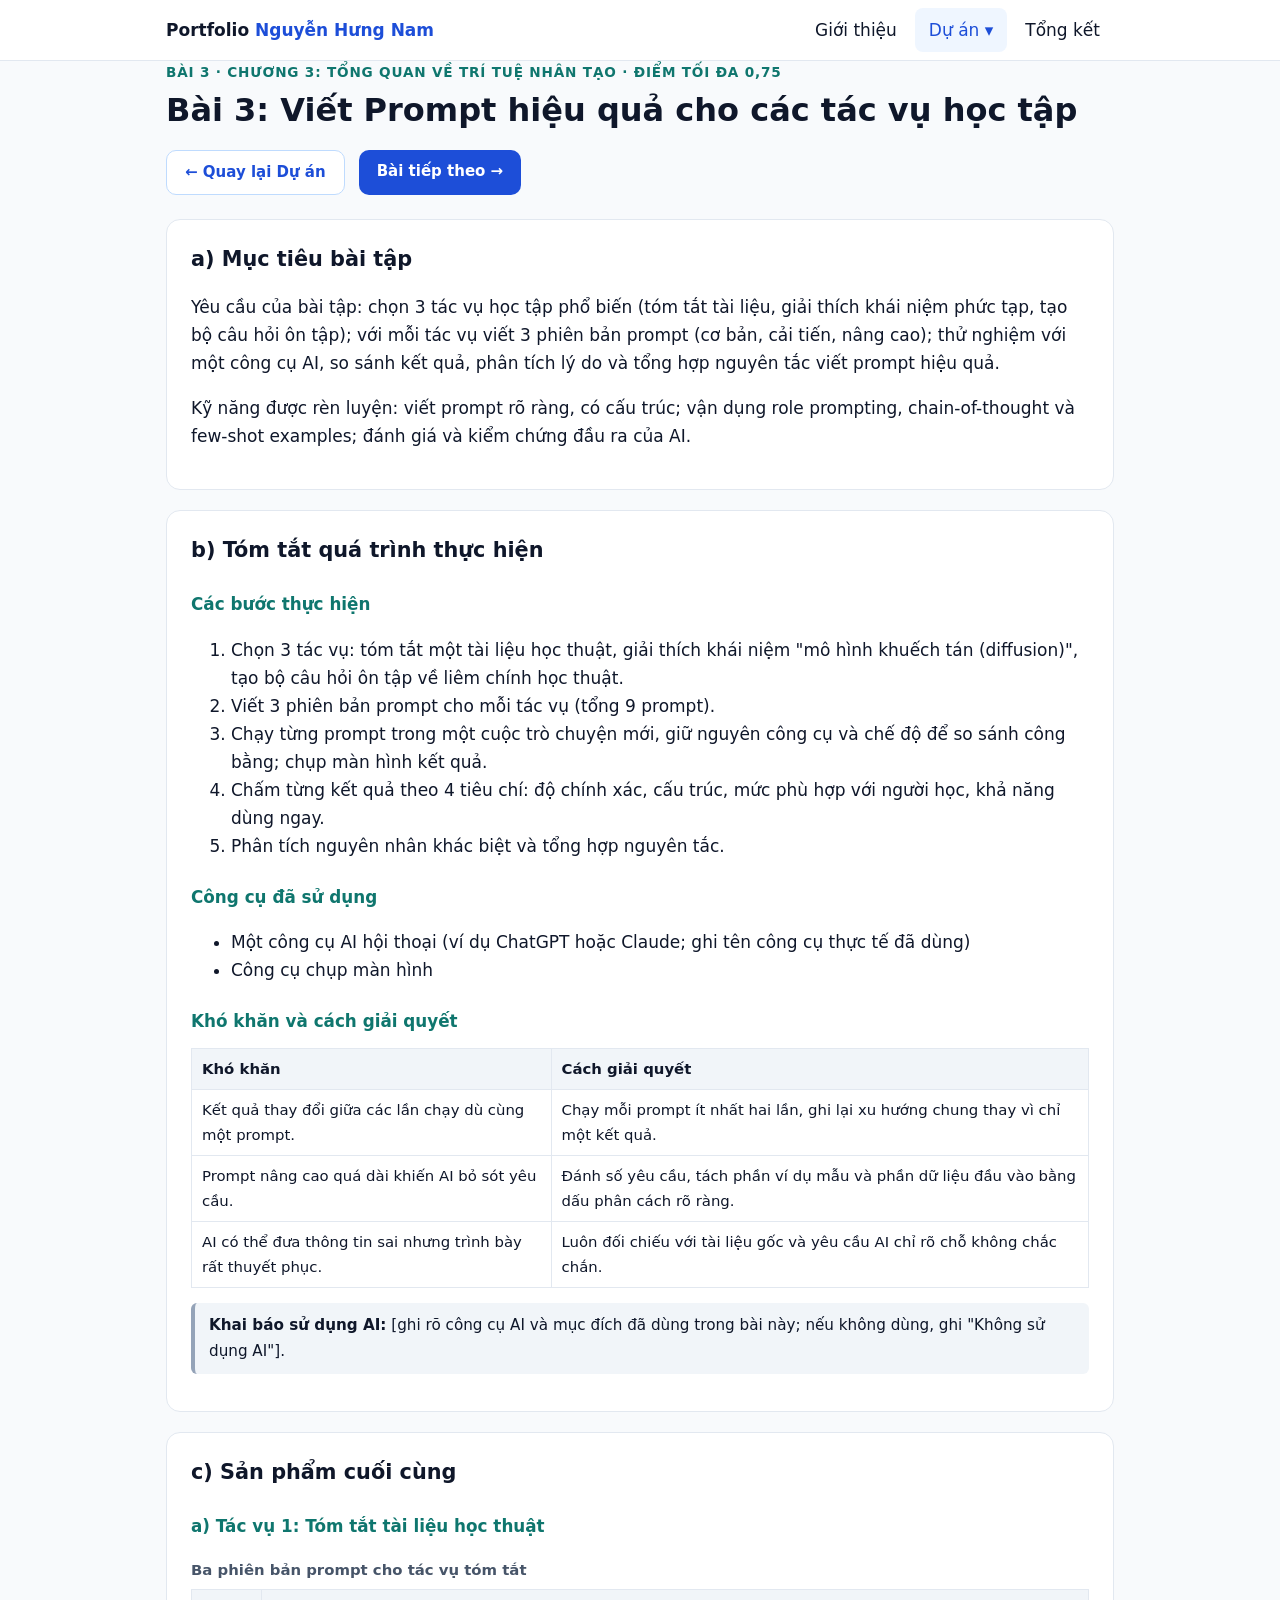
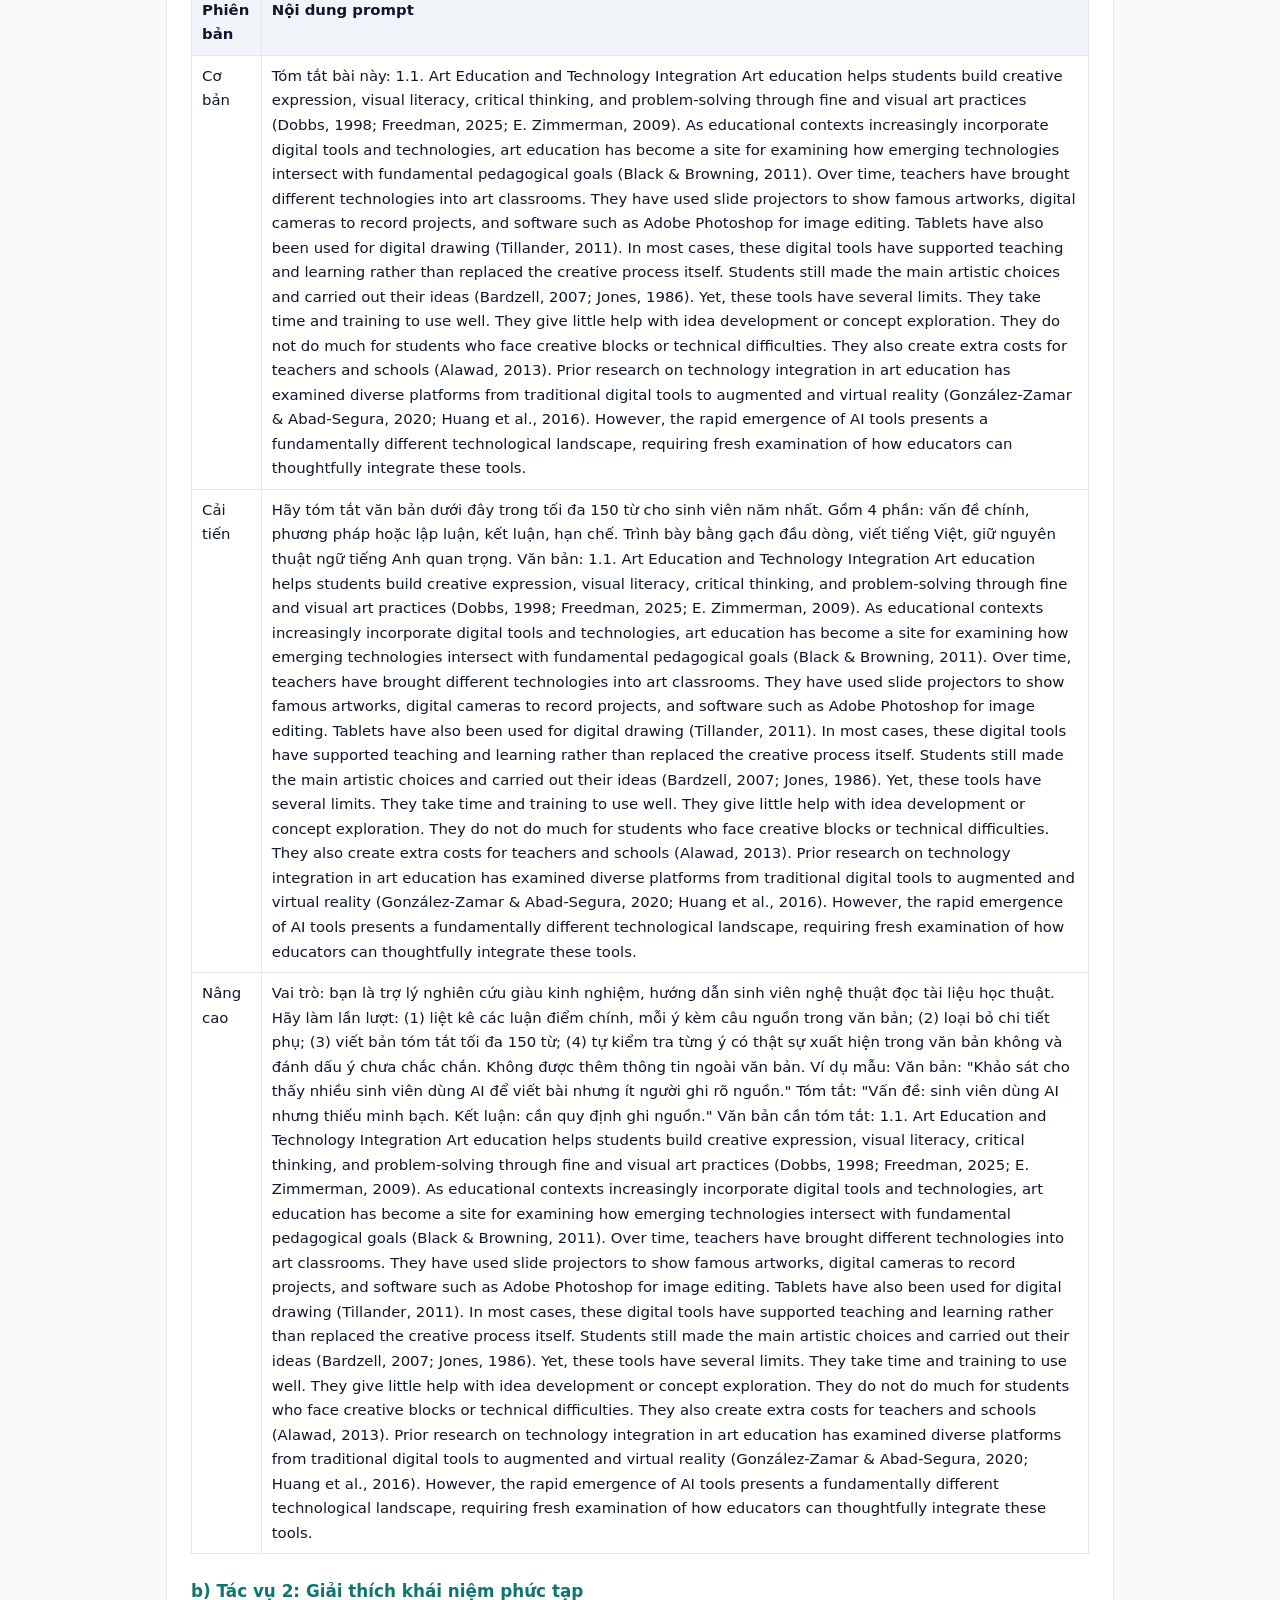
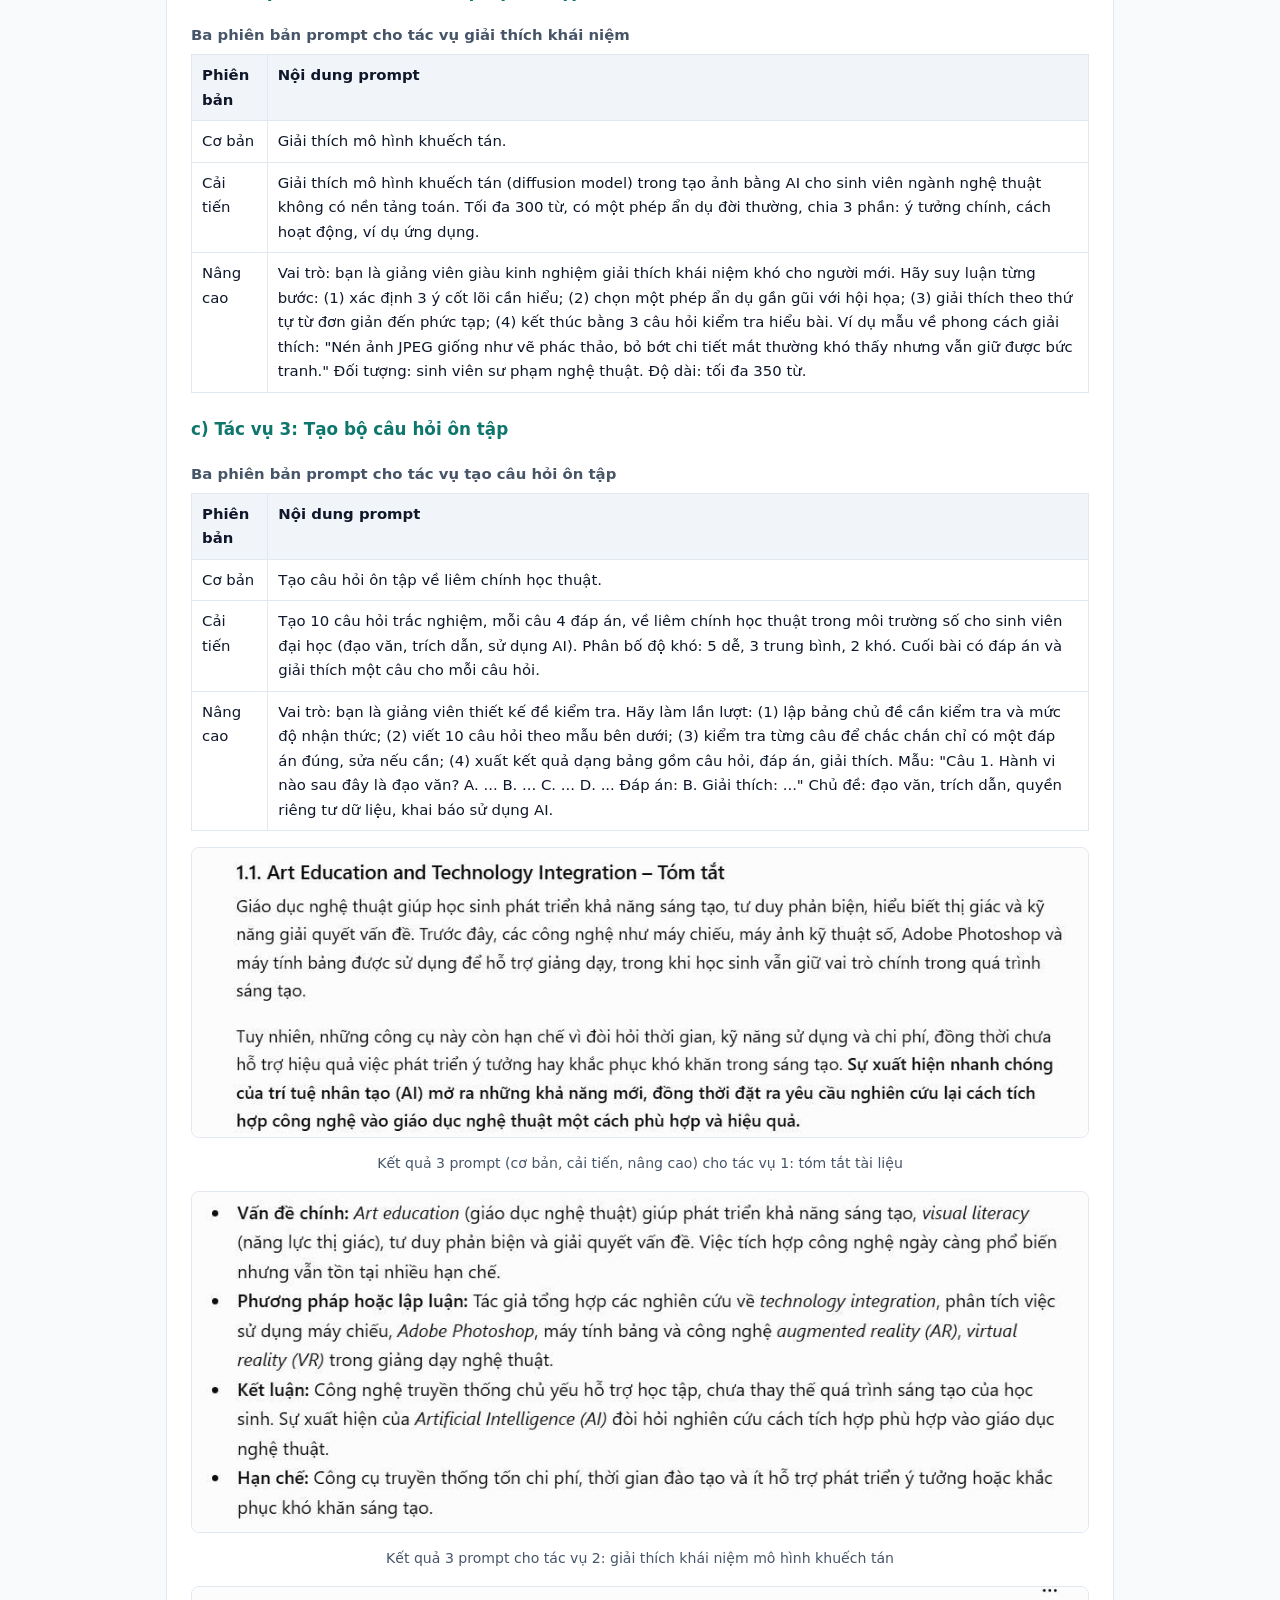
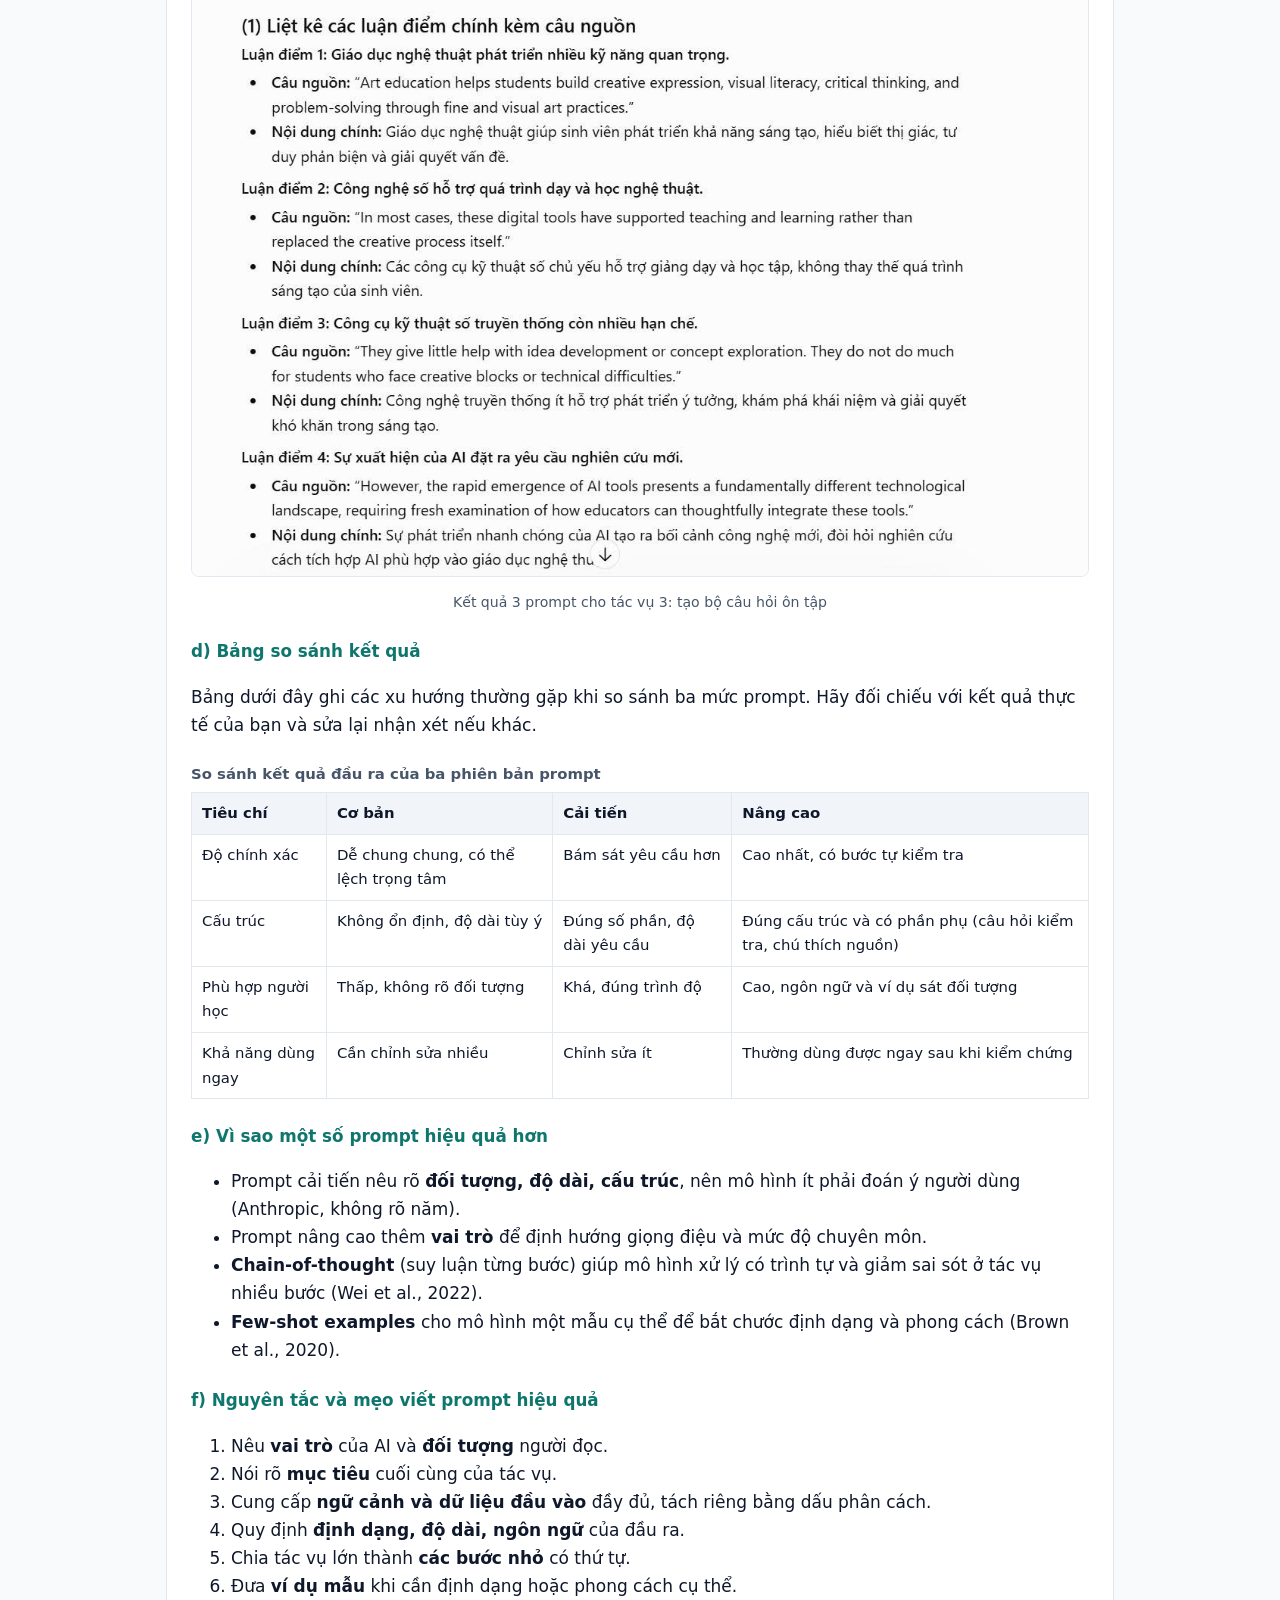
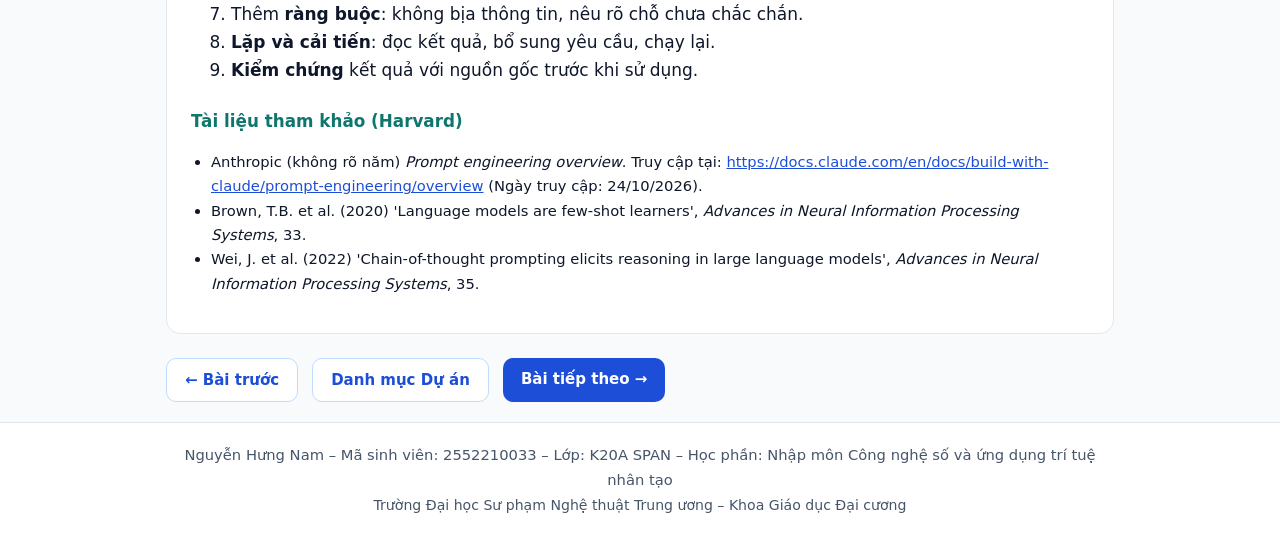
<file: public/web_port/bai3.html>
<!doctype html>
<html lang="vi">
<head>
<script>
(function() {
  try {
    var _origFetch = window.fetch;
    Object.defineProperty(window, "fetch", {
      get: function() { return _origFetch; },
      set: function(fn) { _origFetch = fn; },
      configurable: true,
      enumerable: true
    });
    if (typeof Window !== "undefined" && Window.prototype) {
      try {
        Object.defineProperty(Window.prototype, "fetch", {
          get: function() { return _origFetch; },
          set: function(fn) { _origFetch = fn; },
          configurable: true,
          enumerable: true
        });
      } catch (_) {}
    }
  } catch (_) {}
  window.addEventListener("error", function(e) {
    if (e && e.message && e.message.indexOf("Cannot set property fetch of #<Window>") !== -1) {
      e.preventDefault();
      e.stopImmediatePropagation();
      return true;
    }
  }, true);
})();
</script>
<meta charset="utf-8">
<meta name="viewport" content="width=device-width, initial-scale=1">
<title>Bài 3: Viết Prompt hiệu quả cho các tác vụ học tập | Portfolio Nguyễn Hưng Nam</title>
<meta name="description" content="Portfolio học phần Nhập môn Công nghệ số và ứng dụng trí tuệ nhân tạo">
<link rel="stylesheet" href="style.css">
</head>
<body>
<header class="top">
  <div class="wrap bar">
    <a class="brand" href="index.html">Portfolio <span>Nguyễn Hưng Nam</span></a>
    <button class="burger" aria-label="Mở menu" aria-expanded="false">☰</button>
    <nav><ul class="menu"><li><a href="index.html">Giới thiệu</a></li><li class="has-sub"><a href="projects.html" class="active">Dự án ▾</a><ul class="sub"><li><a href="bai1.html">Bài 1: Thao tác cơ bản với tệp tin và thư mục</a></li><li><a href="bai2.html">Bài 2: Tìm kiếm và đánh giá thông tin học thuật</a></li><li><a href="bai3.html">Bài 3: Viết Prompt hiệu quả cho các tác vụ học tập</a></li><li><a href="bai4.html">Bài 4: Sử dụng công cụ hợp tác trực tuyến cho dự án nhóm</a></li><li><a href="bai5.html">Bài 5: Sử dụng AI tạo sinh để hỗ trợ sáng tạo nội dung</a></li><li><a href="bai6.html">Bài 6: Sử dụng AI có trách nhiệm trong học tập và nghiên cứu</a></li></ul></li><li><a href="conclusion.html">Tổng kết</a></li></ul></nav>
  </div>
</header>
<main class="wrap">

<p class="eyebrow">Bài 3 · Chương 3: Tổng quan về trí tuệ nhân tạo · Điểm tối đa 0,75</p>
<h1>Bài 3: Viết Prompt hiệu quả cho các tác vụ học tập</h1>
<nav class="pager top-pager"><a class="btn ghost" href="projects.html">← Quay lại Dự án</a><a class="btn" href="bai4.html">Bài tiếp theo →</a></nav>

<section class="card">
  <h2>a) Mục tiêu bài tập</h2>
  <p>Yêu cầu của bài tập: chọn 3 tác vụ học tập phổ biến (tóm tắt tài liệu, giải thích khái niệm phức tạp, tạo bộ câu hỏi ôn tập); với mỗi tác vụ viết 3 phiên bản prompt (cơ bản, cải tiến, nâng cao); thử nghiệm với một công cụ AI, so sánh kết quả, phân tích lý do và tổng hợp nguyên tắc viết prompt hiệu quả.</p><p>Kỹ năng được rèn luyện: viết prompt rõ ràng, có cấu trúc; vận dụng role prompting, chain-of-thought và few-shot examples; đánh giá và kiểm chứng đầu ra của AI.</p>
</section>

<section class="card">
  <h2>b) Tóm tắt quá trình thực hiện</h2>
  <h3>Các bước thực hiện</h3>
  <ol><li>Chọn 3 tác vụ: tóm tắt một tài liệu học thuật, giải thích khái niệm "mô hình khuếch tán (diffusion)", tạo bộ câu hỏi ôn tập về liêm chính học thuật.</li><li>Viết 3 phiên bản prompt cho mỗi tác vụ (tổng 9 prompt).</li><li>Chạy từng prompt trong một cuộc trò chuyện mới, giữ nguyên công cụ và chế độ để so sánh công bằng; chụp màn hình kết quả.</li><li>Chấm từng kết quả theo 4 tiêu chí: độ chính xác, cấu trúc, mức phù hợp với người học, khả năng dùng ngay.</li><li>Phân tích nguyên nhân khác biệt và tổng hợp nguyên tắc.</li></ol>
  <h3>Công cụ đã sử dụng</h3>
  <ul><li>Một công cụ AI hội thoại (ví dụ ChatGPT hoặc Claude; ghi tên công cụ thực tế đã dùng)</li><li>Công cụ chụp màn hình</li></ul>
  <h3>Khó khăn và cách giải quyết</h3>
  <div class="tablewrap"><table><thead><tr><th>Khó khăn</th><th>Cách giải quyết</th></tr></thead><tbody><tr><td>Kết quả thay đổi giữa các lần chạy dù cùng một prompt.</td><td>Chạy mỗi prompt ít nhất hai lần, ghi lại xu hướng chung thay vì chỉ một kết quả.</td></tr><tr><td>Prompt nâng cao quá dài khiến AI bỏ sót yêu cầu.</td><td>Đánh số yêu cầu, tách phần ví dụ mẫu và phần dữ liệu đầu vào bằng dấu phân cách rõ ràng.</td></tr><tr><td>AI có thể đưa thông tin sai nhưng trình bày rất thuyết phục.</td><td>Luôn đối chiếu với tài liệu gốc và yêu cầu AI chỉ rõ chỗ không chắc chắn.</td></tr></tbody></table></div>
  <p class="note"><strong>Khai báo sử dụng AI:</strong> [ghi rõ công cụ AI và mục đích đã dùng trong bài này; nếu không dùng, ghi "Không sử dụng AI"].</p>
</section>

<section class="card">
  <h2>c) Sản phẩm cuối cùng</h2>
  <h3>a) Tác vụ 1: Tóm tắt tài liệu học thuật</h3><div class="tablewrap"><table><caption>Ba phiên bản prompt cho tác vụ tóm tắt</caption><thead><tr><th>Phiên bản</th><th>Nội dung prompt</th></tr></thead><tbody><tr><td>Cơ bản</td><td>Tóm tắt bài này: 1.1. Art Education and Technology Integration
Art education helps students build creative expression, visual literacy, critical thinking, and problem-solving through fine and visual art practices (Dobbs, 1998; Freedman, 2025; E. Zimmerman, 2009). As educational contexts increasingly incorporate digital tools and technologies, art education has become a site for examining how emerging technologies intersect with fundamental pedagogical goals (Black & Browning, 2011). Over time, teachers have brought different technologies into art classrooms. They have used slide projectors to show famous artworks, digital cameras to record projects, and software such as Adobe Photoshop for image editing. Tablets have also been used for digital drawing (Tillander, 2011). In most cases, these digital tools have supported teaching and learning rather than replaced the creative process itself. Students still made the main artistic choices and carried out their ideas (Bardzell, 2007; Jones, 1986). Yet, these tools have several limits. They take time and training to use well. They give little help with idea development or concept exploration. They do not do much for students who face creative blocks or technical difficulties. They also create extra costs for teachers and schools (Alawad, 2013). Prior research on technology integration in art education has examined diverse platforms from traditional digital tools to augmented and virtual reality (González-Zamar & Abad-Segura, 2020; Huang et al., 2016). However, the rapid emergence of AI tools presents a fundamentally different technological landscape, requiring fresh examination of how educators can thoughtfully integrate these tools.</td></tr><tr><td>Cải tiến</td><td>Hãy tóm tắt văn bản dưới đây trong tối đa 150 từ cho sinh viên năm nhất. Gồm 4 phần: vấn đề chính, phương pháp hoặc lập luận, kết luận, hạn chế. Trình bày bằng gạch đầu dòng, viết tiếng Việt, giữ nguyên thuật ngữ tiếng Anh quan trọng. Văn bản: 1.1. Art Education and Technology Integration
Art education helps students build creative expression, visual literacy, critical thinking, and problem-solving through fine and visual art practices (Dobbs, 1998; Freedman, 2025; E. Zimmerman, 2009). As educational contexts increasingly incorporate digital tools and technologies, art education has become a site for examining how emerging technologies intersect with fundamental pedagogical goals (Black & Browning, 2011). Over time, teachers have brought different technologies into art classrooms. They have used slide projectors to show famous artworks, digital cameras to record projects, and software such as Adobe Photoshop for image editing. Tablets have also been used for digital drawing (Tillander, 2011). In most cases, these digital tools have supported teaching and learning rather than replaced the creative process itself. Students still made the main artistic choices and carried out their ideas (Bardzell, 2007; Jones, 1986). Yet, these tools have several limits. They take time and training to use well. They give little help with idea development or concept exploration. They do not do much for students who face creative blocks or technical difficulties. They also create extra costs for teachers and schools (Alawad, 2013). Prior research on technology integration in art education has examined diverse platforms from traditional digital tools to augmented and virtual reality (González-Zamar & Abad-Segura, 2020; Huang et al., 2016). However, the rapid emergence of AI tools presents a fundamentally different technological landscape, requiring fresh examination of how educators can thoughtfully integrate these tools.</td></tr><tr><td>Nâng cao</td><td>Vai trò: bạn là trợ lý nghiên cứu giàu kinh nghiệm, hướng dẫn sinh viên nghệ thuật đọc tài liệu học thuật. Hãy làm lần lượt: (1) liệt kê các luận điểm chính, mỗi ý kèm câu nguồn trong văn bản; (2) loại bỏ chi tiết phụ; (3) viết bản tóm tắt tối đa 150 từ; (4) tự kiểm tra từng ý có thật sự xuất hiện trong văn bản không và đánh dấu ý chưa chắc chắn. Không được thêm thông tin ngoài văn bản. Ví dụ mẫu: Văn bản: "Khảo sát cho thấy nhiều sinh viên dùng AI để viết bài nhưng ít người ghi rõ nguồn." Tóm tắt: "Vấn đề: sinh viên dùng AI nhưng thiếu minh bạch. Kết luận: cần quy định ghi nguồn." Văn bản cần tóm tắt: 1.1. Art Education and Technology Integration
Art education helps students build creative expression, visual literacy, critical thinking, and problem-solving through fine and visual art practices (Dobbs, 1998; Freedman, 2025; E. Zimmerman, 2009). As educational contexts increasingly incorporate digital tools and technologies, art education has become a site for examining how emerging technologies intersect with fundamental pedagogical goals (Black & Browning, 2011). Over time, teachers have brought different technologies into art classrooms. They have used slide projectors to show famous artworks, digital cameras to record projects, and software such as Adobe Photoshop for image editing. Tablets have also been used for digital drawing (Tillander, 2011). In most cases, these digital tools have supported teaching and learning rather than replaced the creative process itself. Students still made the main artistic choices and carried out their ideas (Bardzell, 2007; Jones, 1986). Yet, these tools have several limits. They take time and training to use well. They give little help with idea development or concept exploration. They do not do much for students who face creative blocks or technical difficulties. They also create extra costs for teachers and schools (Alawad, 2013). Prior research on technology integration in art education has examined diverse platforms from traditional digital tools to augmented and virtual reality (González-Zamar & Abad-Segura, 2020; Huang et al., 2016). However, the rapid emergence of AI tools presents a fundamentally different technological landscape, requiring fresh examination of how educators can thoughtfully integrate these tools.</td></tr></tbody></table></div><h3>b) Tác vụ 2: Giải thích khái niệm phức tạp</h3><div class="tablewrap"><table><caption>Ba phiên bản prompt cho tác vụ giải thích khái niệm</caption><thead><tr><th>Phiên bản</th><th>Nội dung prompt</th></tr></thead><tbody><tr><td>Cơ bản</td><td>Giải thích mô hình khuếch tán.</td></tr><tr><td>Cải tiến</td><td>Giải thích mô hình khuếch tán (diffusion model) trong tạo ảnh bằng AI cho sinh viên ngành nghệ thuật không có nền tảng toán. Tối đa 300 từ, có một phép ẩn dụ đời thường, chia 3 phần: ý tưởng chính, cách hoạt động, ví dụ ứng dụng.</td></tr><tr><td>Nâng cao</td><td>Vai trò: bạn là giảng viên giàu kinh nghiệm giải thích khái niệm khó cho người mới. Hãy suy luận từng bước: (1) xác định 3 ý cốt lõi cần hiểu; (2) chọn một phép ẩn dụ gần gũi với hội họa; (3) giải thích theo thứ tự từ đơn giản đến phức tạp; (4) kết thúc bằng 3 câu hỏi kiểm tra hiểu bài. Ví dụ mẫu về phong cách giải thích: "Nén ảnh JPEG giống như vẽ phác thảo, bỏ bớt chi tiết mắt thường khó thấy nhưng vẫn giữ được bức tranh." Đối tượng: sinh viên sư phạm nghệ thuật. Độ dài: tối đa 350 từ.</td></tr></tbody></table></div><h3>c) Tác vụ 3: Tạo bộ câu hỏi ôn tập</h3><div class="tablewrap"><table><caption>Ba phiên bản prompt cho tác vụ tạo câu hỏi ôn tập</caption><thead><tr><th>Phiên bản</th><th>Nội dung prompt</th></tr></thead><tbody><tr><td>Cơ bản</td><td>Tạo câu hỏi ôn tập về liêm chính học thuật.</td></tr><tr><td>Cải tiến</td><td>Tạo 10 câu hỏi trắc nghiệm, mỗi câu 4 đáp án, về liêm chính học thuật trong môi trường số cho sinh viên đại học (đạo văn, trích dẫn, sử dụng AI). Phân bố độ khó: 5 dễ, 3 trung bình, 2 khó. Cuối bài có đáp án và giải thích một câu cho mỗi câu hỏi.</td></tr><tr><td>Nâng cao</td><td>Vai trò: bạn là giảng viên thiết kế đề kiểm tra. Hãy làm lần lượt: (1) lập bảng chủ đề cần kiểm tra và mức độ nhận thức; (2) viết 10 câu hỏi theo mẫu bên dưới; (3) kiểm tra từng câu để chắc chắn chỉ có một đáp án đúng, sửa nếu cần; (4) xuất kết quả dạng bảng gồm câu hỏi, đáp án, giải thích. Mẫu: "Câu 1. Hành vi nào sau đây là đạo văn? A. ... B. ... C. ... D. ... Đáp án: B. Giải thích: ..." Chủ đề: đạo văn, trích dẫn, quyền riêng tư dữ liệu, khai báo sử dụng AI.</td></tr></tbody></table></div><figure><img src="assets/b3_anh1.png" alt="Kết quả 3 prompt (cơ bản, cải tiến, nâng cao) cho tác vụ 1: tóm tắt tài liệu"><figcaption>Kết quả 3 prompt (cơ bản, cải tiến, nâng cao) cho tác vụ 1: tóm tắt tài liệu</figcaption></figure><figure><img src="assets/b3_anh2.png" alt="Kết quả 3 prompt cho tác vụ 2: giải thích khái niệm mô hình khuếch tán"><figcaption>Kết quả 3 prompt cho tác vụ 2: giải thích khái niệm mô hình khuếch tán</figcaption></figure><figure><img src="assets/b3_anh3.png" alt="Kết quả 3 prompt cho tác vụ 3: tạo bộ câu hỏi ôn tập"><figcaption>Kết quả 3 prompt cho tác vụ 3: tạo bộ câu hỏi ôn tập</figcaption></figure><h3>d) Bảng so sánh kết quả</h3><p>Bảng dưới đây ghi các xu hướng thường gặp khi so sánh ba mức prompt. Hãy đối chiếu với kết quả thực tế của bạn và sửa lại nhận xét nếu khác.</p><div class="tablewrap"><table><caption>So sánh kết quả đầu ra của ba phiên bản prompt</caption><thead><tr><th>Tiêu chí</th><th>Cơ bản</th><th>Cải tiến</th><th>Nâng cao</th></tr></thead><tbody><tr><td>Độ chính xác</td><td>Dễ chung chung, có thể lệch trọng tâm</td><td>Bám sát yêu cầu hơn</td><td>Cao nhất, có bước tự kiểm tra</td></tr><tr><td>Cấu trúc</td><td>Không ổn định, độ dài tùy ý</td><td>Đúng số phần, độ dài yêu cầu</td><td>Đúng cấu trúc và có phần phụ (câu hỏi kiểm tra, chú thích nguồn)</td></tr><tr><td>Phù hợp người học</td><td>Thấp, không rõ đối tượng</td><td>Khá, đúng trình độ</td><td>Cao, ngôn ngữ và ví dụ sát đối tượng</td></tr><tr><td>Khả năng dùng ngay</td><td>Cần chỉnh sửa nhiều</td><td>Chỉnh sửa ít</td><td>Thường dùng được ngay sau khi kiểm chứng</td></tr></tbody></table></div><h3>e) Vì sao một số prompt hiệu quả hơn</h3><ul><li>Prompt cải tiến nêu rõ <strong>đối tượng, độ dài, cấu trúc</strong>, nên mô hình ít phải đoán ý người dùng (Anthropic, không rõ năm).</li><li>Prompt nâng cao thêm <strong>vai trò</strong> để định hướng giọng điệu và mức độ chuyên môn.</li><li><strong>Chain-of-thought</strong> (suy luận từng bước) giúp mô hình xử lý có trình tự và giảm sai sót ở tác vụ nhiều bước (Wei et al., 2022).</li><li><strong>Few-shot examples</strong> cho mô hình một mẫu cụ thể để bắt chước định dạng và phong cách (Brown et al., 2020).</li></ul><h3>f) Nguyên tắc và mẹo viết prompt hiệu quả</h3><ol><li>Nêu <strong>vai trò</strong> của AI và <strong>đối tượng</strong> người đọc.</li><li>Nói rõ <strong>mục tiêu</strong> cuối cùng của tác vụ.</li><li>Cung cấp <strong>ngữ cảnh và dữ liệu đầu vào</strong> đầy đủ, tách riêng bằng dấu phân cách.</li><li>Quy định <strong>định dạng, độ dài, ngôn ngữ</strong> của đầu ra.</li><li>Chia tác vụ lớn thành <strong>các bước nhỏ</strong> có thứ tự.</li><li>Đưa <strong>ví dụ mẫu</strong> khi cần định dạng hoặc phong cách cụ thể.</li><li>Thêm <strong>ràng buộc</strong>: không bịa thông tin, nêu rõ chỗ chưa chắc chắn.</li><li><strong>Lặp và cải tiến</strong>: đọc kết quả, bổ sung yêu cầu, chạy lại.</li><li><strong>Kiểm chứng</strong> kết quả với nguồn gốc trước khi sử dụng.</li></ol>
  <h3>Tài liệu tham khảo (Harvard)</h3><ul class="refs"><li>Anthropic (không rõ năm) <em>Prompt engineering overview</em>. Truy cập tại: <a href="https://docs.claude.com/en/docs/build-with-claude/prompt-engineering/overview" target="_blank" rel="noopener">https://docs.claude.com/en/docs/build-with-claude/prompt-engineering/overview</a> (Ngày truy cập: 24/10/2026).</li><li>Brown, T.B. et al. (2020) 'Language models are few-shot learners', <em>Advances in Neural Information Processing Systems</em>, 33.</li><li>Wei, J. et al. (2022) 'Chain-of-thought prompting elicits reasoning in large language models', <em>Advances in Neural Information Processing Systems</em>, 35.</li></ul>
</section>

<nav class="pager"><a class="btn ghost" href="bai2.html">← Bài trước</a><a class="btn ghost" href="projects.html">Danh mục Dự án</a><a class="btn" href="bai4.html">Bài tiếp theo →</a></nav>
</main>
<footer>
  <div class="wrap">
    <p>Nguyễn Hưng Nam – Mã sinh viên: 2552210033 – Lớp: K20A SPAN – Học phần: Nhập môn Công nghệ số và ứng dụng trí tuệ nhân tạo</p>
    <p class="small">Trường Đại học Sư phạm Nghệ thuật Trung ương – Khoa Giáo dục Đại cương</p>
  </div>
</footer>
<script src="site.js"></script>
</body>
</html>
</file>
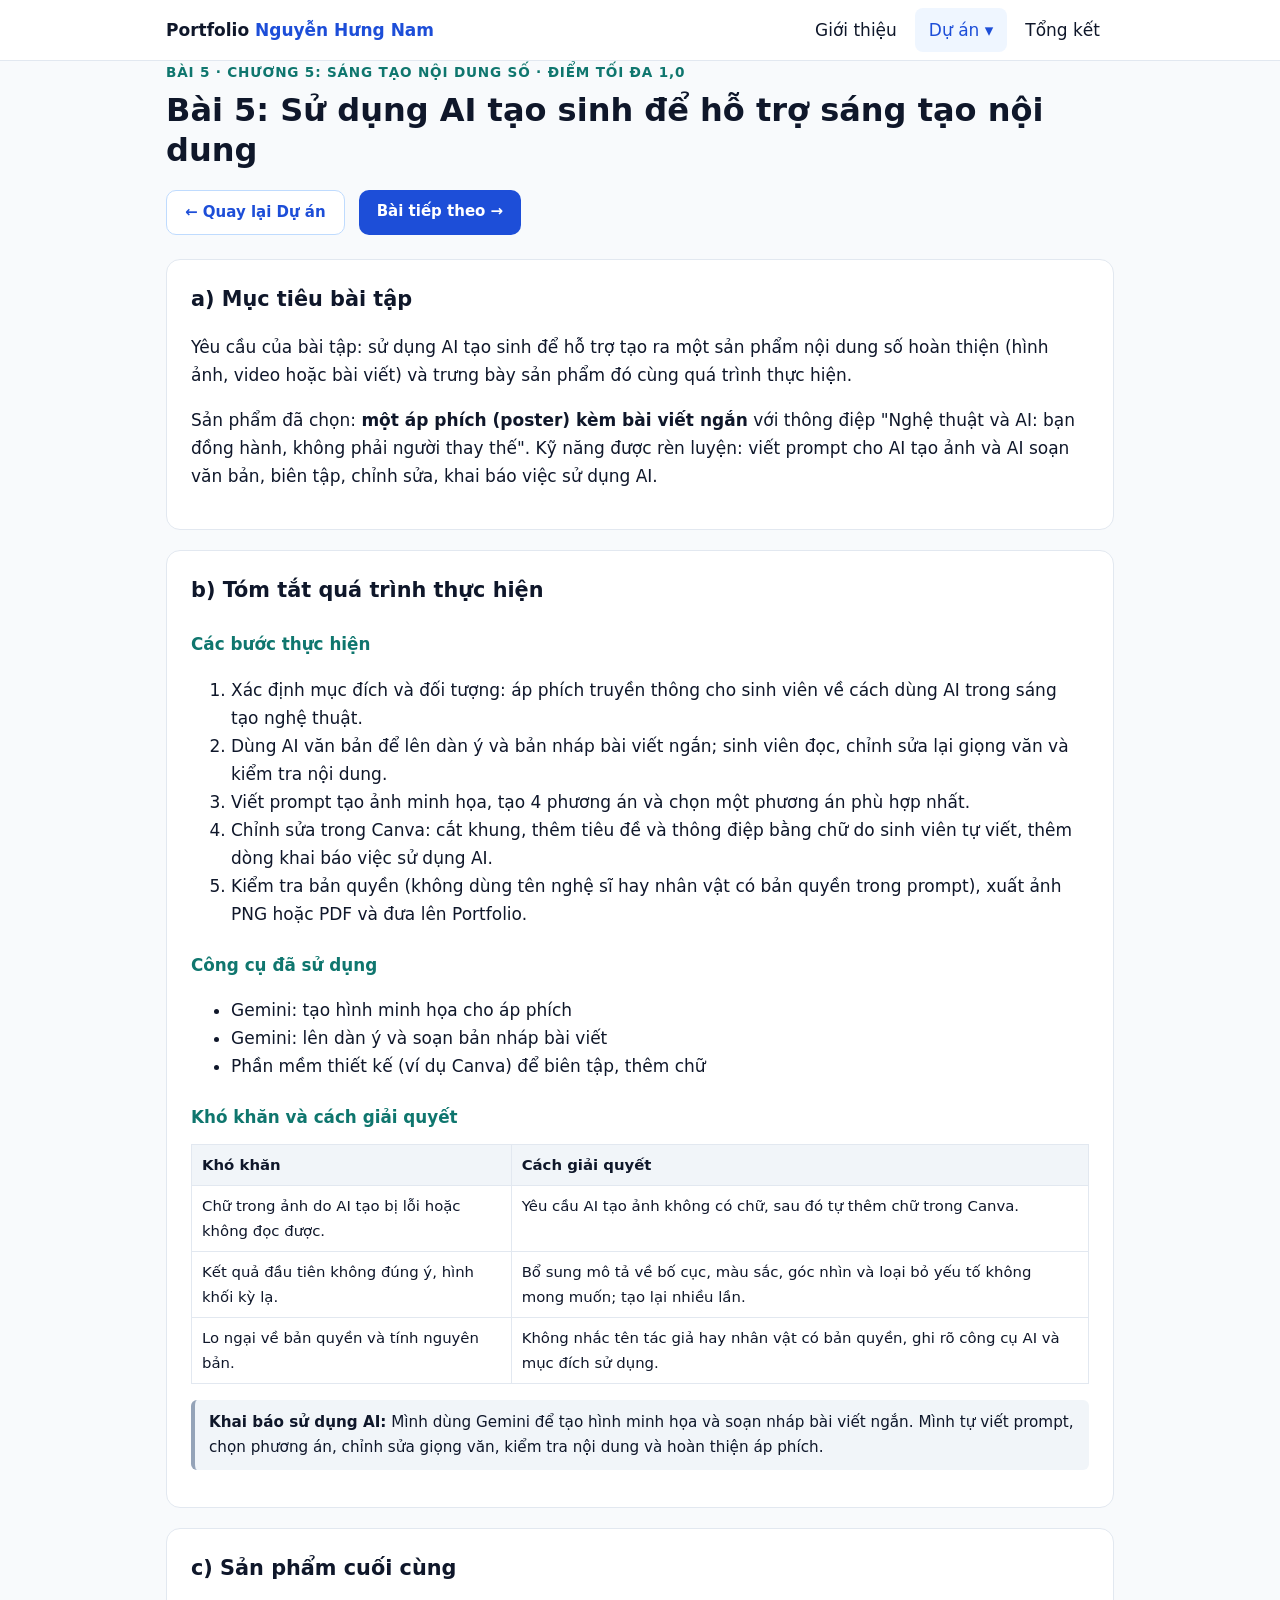
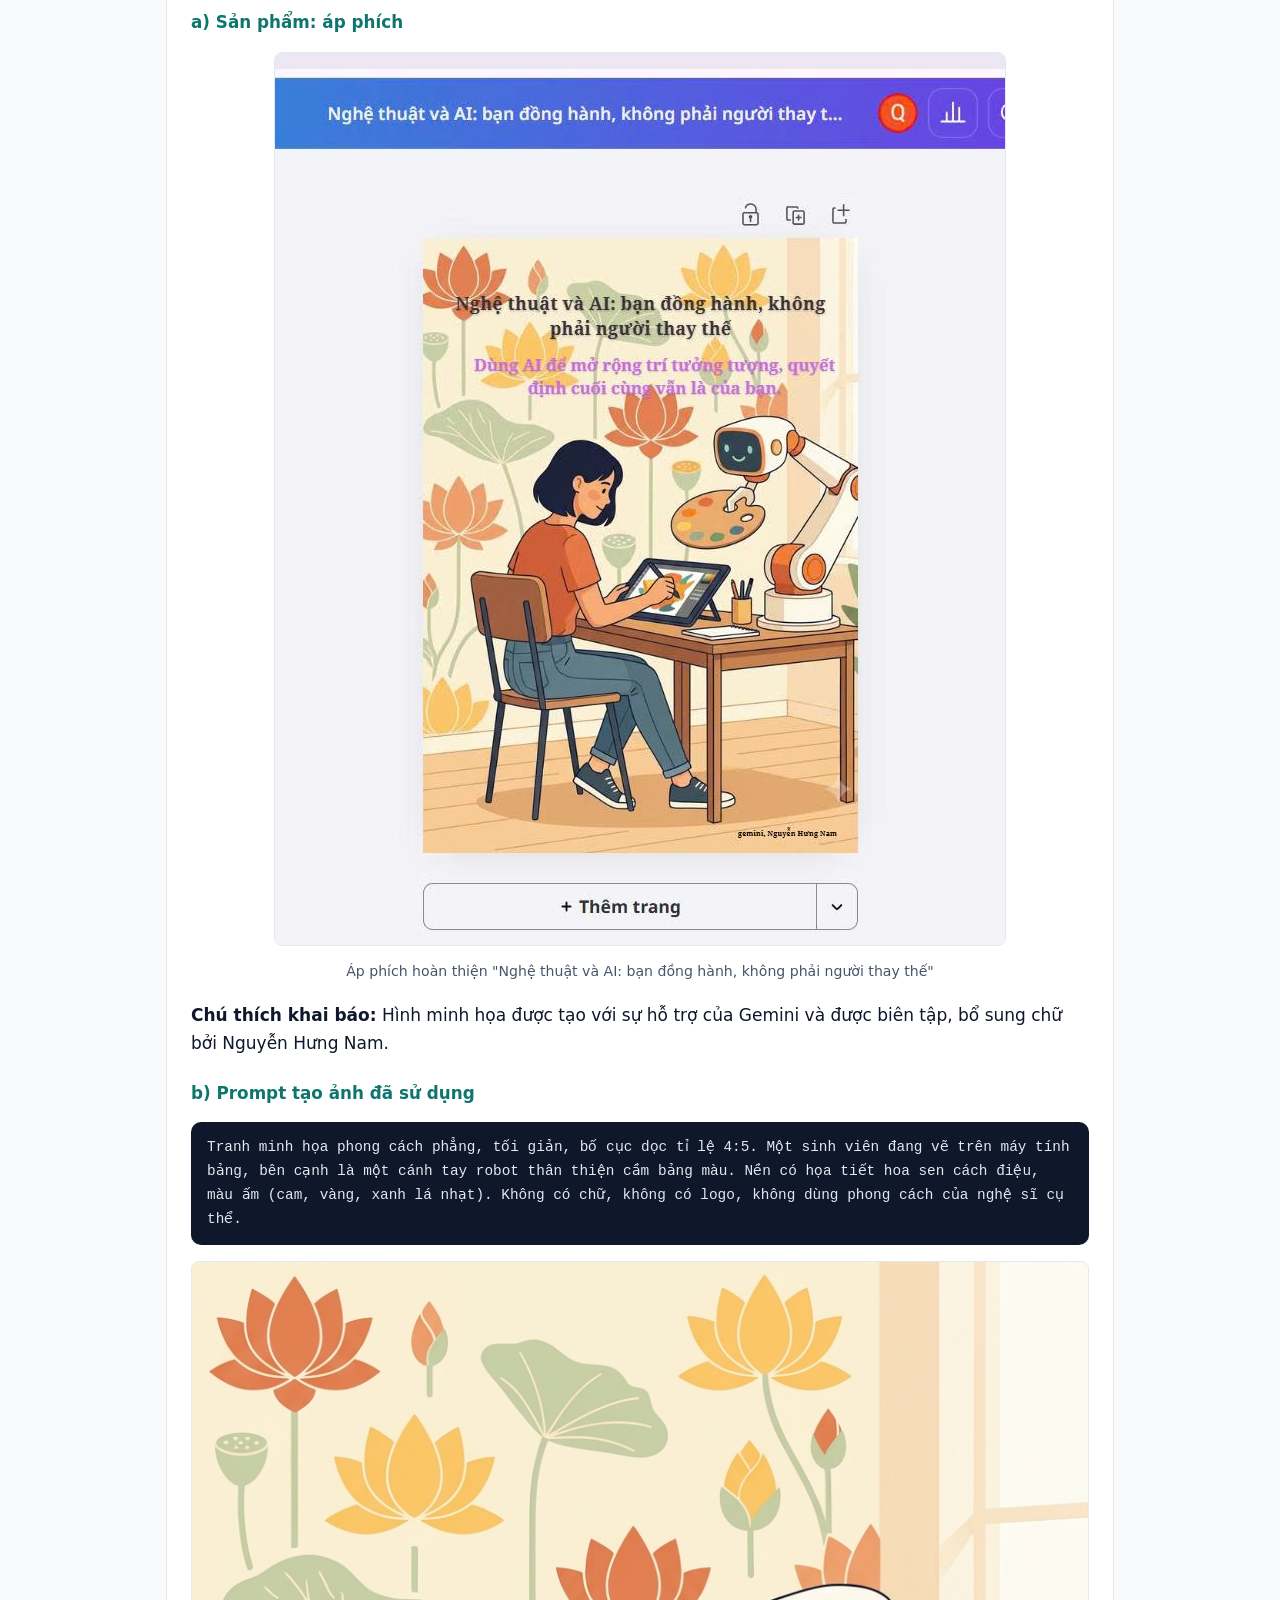
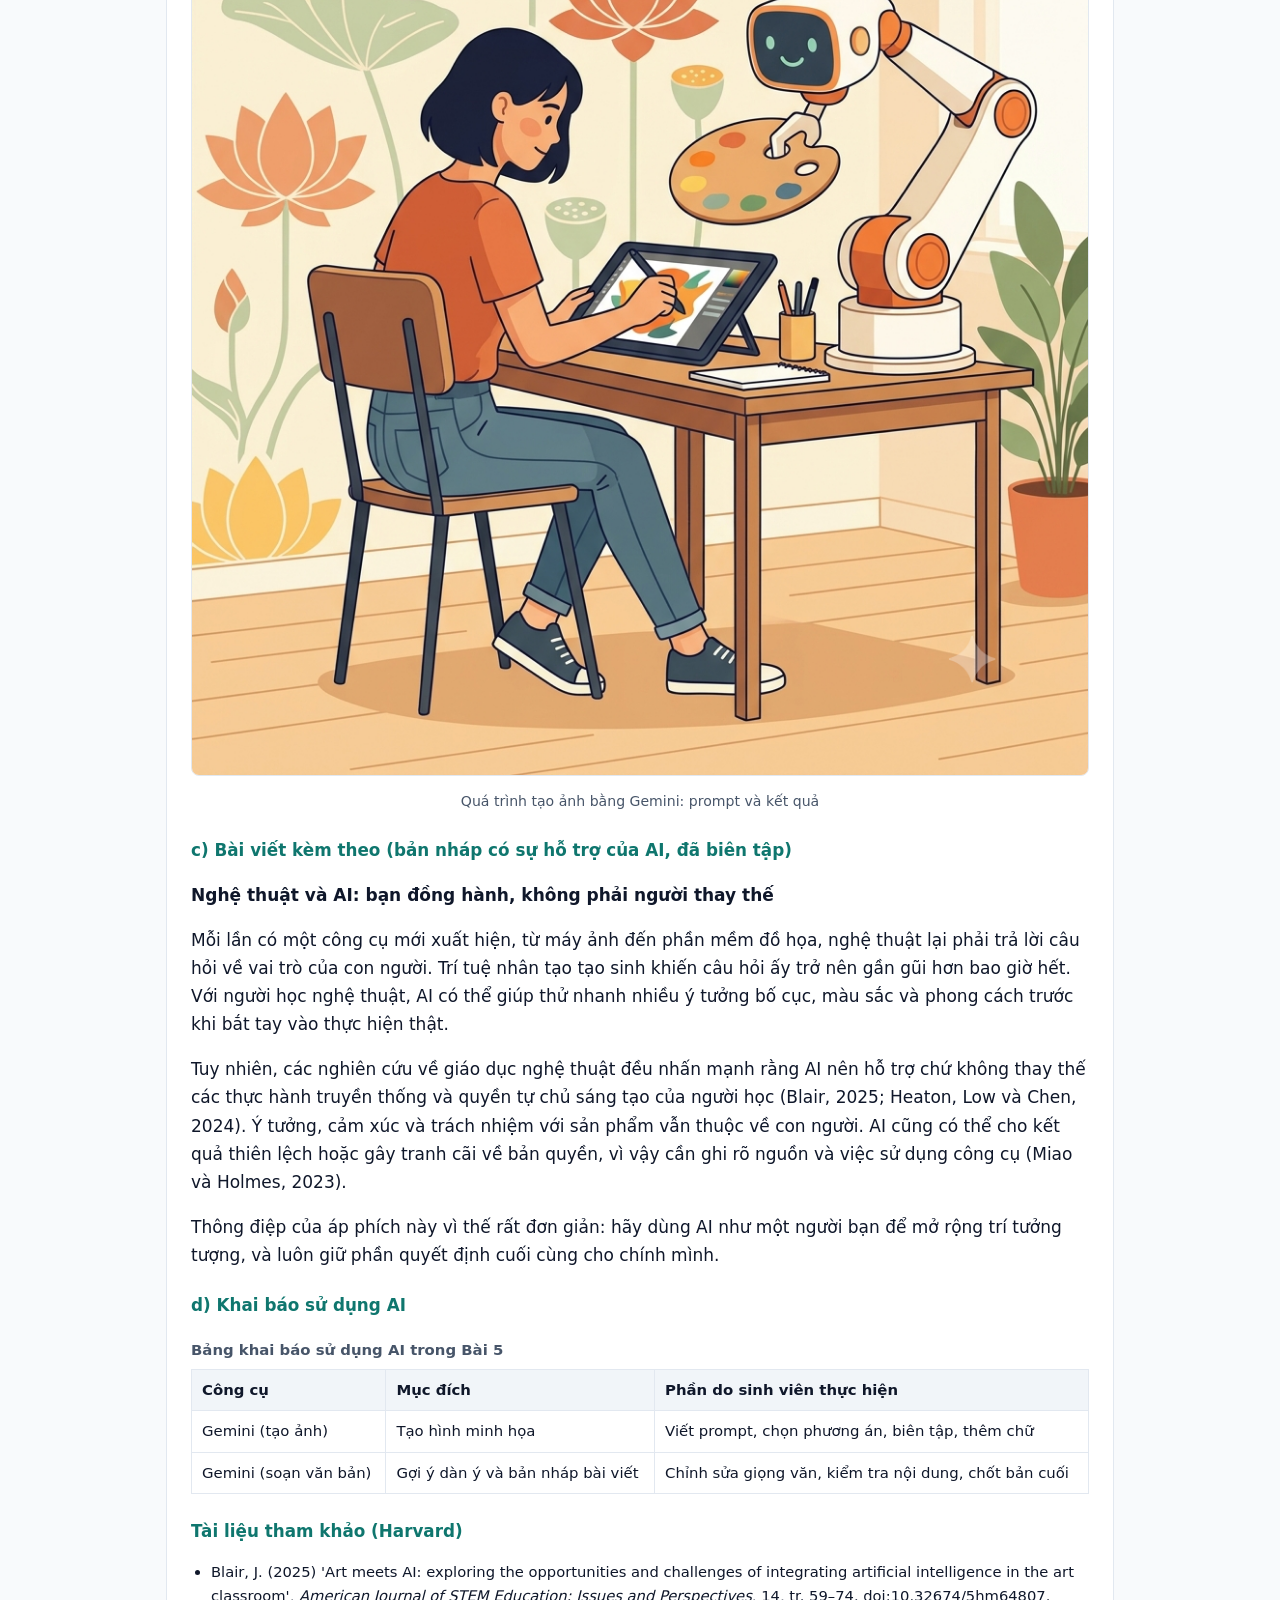
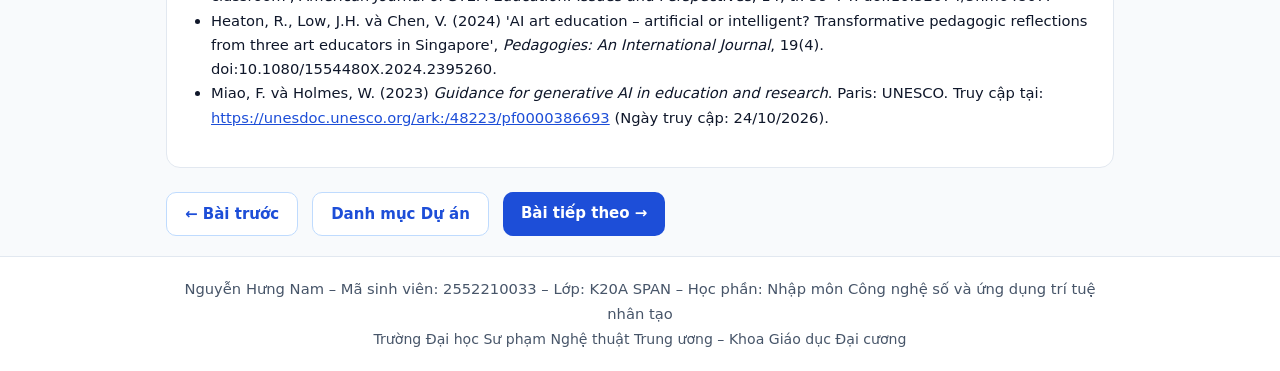
<file: public/web_port/bai5.html>
<!doctype html>
<html lang="vi">
<head>
<script>
(function() {
  try {
    var _origFetch = window.fetch;
    Object.defineProperty(window, "fetch", {
      get: function() { return _origFetch; },
      set: function(fn) { _origFetch = fn; },
      configurable: true,
      enumerable: true
    });
    if (typeof Window !== "undefined" && Window.prototype) {
      try {
        Object.defineProperty(Window.prototype, "fetch", {
          get: function() { return _origFetch; },
          set: function(fn) { _origFetch = fn; },
          configurable: true,
          enumerable: true
        });
      } catch (_) {}
    }
  } catch (_) {}
  window.addEventListener("error", function(e) {
    if (e && e.message && e.message.indexOf("Cannot set property fetch of #<Window>") !== -1) {
      e.preventDefault();
      e.stopImmediatePropagation();
      return true;
    }
  }, true);
})();
</script>
<meta charset="utf-8">
<meta name="viewport" content="width=device-width, initial-scale=1">
<title>Bài 5: Sử dụng AI tạo sinh để hỗ trợ sáng tạo nội dung | Portfolio Nguyễn Hưng Nam</title>
<meta name="description" content="Portfolio học phần Nhập môn Công nghệ số và ứng dụng trí tuệ nhân tạo">
<link rel="stylesheet" href="style.css">
</head>
<body>
<header class="top">
  <div class="wrap bar">
    <a class="brand" href="index.html">Portfolio <span>Nguyễn Hưng Nam</span></a>
    <button class="burger" aria-label="Mở menu" aria-expanded="false">☰</button>
    <nav><ul class="menu"><li><a href="index.html">Giới thiệu</a></li><li class="has-sub"><a href="projects.html" class="active">Dự án ▾</a><ul class="sub"><li><a href="bai1.html">Bài 1: Thao tác cơ bản với tệp tin và thư mục</a></li><li><a href="bai2.html">Bài 2: Tìm kiếm và đánh giá thông tin học thuật</a></li><li><a href="bai3.html">Bài 3: Viết Prompt hiệu quả cho các tác vụ học tập</a></li><li><a href="bai4.html">Bài 4: Sử dụng công cụ hợp tác trực tuyến cho dự án nhóm</a></li><li><a href="bai5.html">Bài 5: Sử dụng AI tạo sinh để hỗ trợ sáng tạo nội dung</a></li><li><a href="bai6.html">Bài 6: Sử dụng AI có trách nhiệm trong học tập và nghiên cứu</a></li></ul></li><li><a href="conclusion.html">Tổng kết</a></li></ul></nav>
  </div>
</header>
<main class="wrap">

<p class="eyebrow">Bài 5 · Chương 5: Sáng tạo nội dung số · Điểm tối đa 1,0</p>
<h1>Bài 5: Sử dụng AI tạo sinh để hỗ trợ sáng tạo nội dung</h1>
<nav class="pager top-pager"><a class="btn ghost" href="projects.html">← Quay lại Dự án</a><a class="btn" href="bai6.html">Bài tiếp theo →</a></nav>

<section class="card">
  <h2>a) Mục tiêu bài tập</h2>
  <p>Yêu cầu của bài tập: sử dụng AI tạo sinh để hỗ trợ tạo ra một sản phẩm nội dung số hoàn thiện (hình ảnh, video hoặc bài viết) và trưng bày sản phẩm đó cùng quá trình thực hiện.</p><p>Sản phẩm đã chọn: <strong>một áp phích (poster) kèm bài viết ngắn</strong> với thông điệp "Nghệ thuật và AI: bạn đồng hành, không phải người thay thế". Kỹ năng được rèn luyện: viết prompt cho AI tạo ảnh và AI soạn văn bản, biên tập, chỉnh sửa, khai báo việc sử dụng AI.</p>
</section>

<section class="card">
  <h2>b) Tóm tắt quá trình thực hiện</h2>
  <h3>Các bước thực hiện</h3>
  <ol><li>Xác định mục đích và đối tượng: áp phích truyền thông cho sinh viên về cách dùng AI trong sáng tạo nghệ thuật.</li><li>Dùng AI văn bản để lên dàn ý và bản nháp bài viết ngắn; sinh viên đọc, chỉnh sửa lại giọng văn và kiểm tra nội dung.</li><li>Viết prompt tạo ảnh minh họa, tạo 4 phương án và chọn một phương án phù hợp nhất.</li><li>Chỉnh sửa trong Canva: cắt khung, thêm tiêu đề và thông điệp bằng chữ do sinh viên tự viết, thêm dòng khai báo việc sử dụng AI.</li><li>Kiểm tra bản quyền (không dùng tên nghệ sĩ hay nhân vật có bản quyền trong prompt), xuất ảnh PNG hoặc PDF và đưa lên Portfolio.</li></ol>
  <h3>Công cụ đã sử dụng</h3>
  <ul><li>Gemini: tạo hình minh họa cho áp phích</li><li>Gemini: lên dàn ý và soạn bản nháp bài viết</li><li>Phần mềm thiết kế (ví dụ Canva) để biên tập, thêm chữ</li></ul>
  <h3>Khó khăn và cách giải quyết</h3>
  <div class="tablewrap"><table><thead><tr><th>Khó khăn</th><th>Cách giải quyết</th></tr></thead><tbody><tr><td>Chữ trong ảnh do AI tạo bị lỗi hoặc không đọc được.</td><td>Yêu cầu AI tạo ảnh không có chữ, sau đó tự thêm chữ trong Canva.</td></tr><tr><td>Kết quả đầu tiên không đúng ý, hình khối kỳ lạ.</td><td>Bổ sung mô tả về bố cục, màu sắc, góc nhìn và loại bỏ yếu tố không mong muốn; tạo lại nhiều lần.</td></tr><tr><td>Lo ngại về bản quyền và tính nguyên bản.</td><td>Không nhắc tên tác giả hay nhân vật có bản quyền, ghi rõ công cụ AI và mục đích sử dụng.</td></tr></tbody></table></div>
  <p class="note"><strong>Khai báo sử dụng AI:</strong> Mình dùng Gemini để tạo hình minh họa và soạn nháp bài viết ngắn. Mình tự viết prompt, chọn phương án, chỉnh sửa giọng văn, kiểm tra nội dung và hoàn thiện áp phích.</p>
</section>

<section class="card">
  <h2>c) Sản phẩm cuối cùng</h2>
  <h3>a) Sản phẩm: áp phích</h3><figure><img src="assets/b5_anh1.png" alt="Áp phích hoàn thiện "Nghệ thuật và AI: bạn đồng hành, không phải người thay thế""><figcaption>Áp phích hoàn thiện "Nghệ thuật và AI: bạn đồng hành, không phải người thay thế"</figcaption></figure><p><strong>Chú thích khai báo:</strong> Hình minh họa được tạo với sự hỗ trợ của Gemini và được biên tập, bổ sung chữ bởi Nguyễn Hưng Nam.</p><h3>b) Prompt tạo ảnh đã sử dụng</h3><pre class="prompt">Tranh minh họa phong cách phẳng, tối giản, bố cục dọc tỉ lệ 4:5. Một sinh viên đang vẽ trên máy tính bảng, bên cạnh là một cánh tay robot thân thiện cầm bảng màu. Nền có họa tiết hoa sen cách điệu, màu ấm (cam, vàng, xanh lá nhạt). Không có chữ, không có logo, không dùng phong cách của nghệ sĩ cụ thể.</pre><figure><img src="assets/b5_anh2.png" alt="Quá trình tạo ảnh bằng Gemini: prompt và kết quả"><figcaption>Quá trình tạo ảnh bằng Gemini: prompt và kết quả</figcaption></figure><h3>c) Bài viết kèm theo (bản nháp có sự hỗ trợ của AI, đã biên tập)</h3><p><strong>Nghệ thuật và AI: bạn đồng hành, không phải người thay thế</strong></p><p>Mỗi lần có một công cụ mới xuất hiện, từ máy ảnh đến phần mềm đồ họa, nghệ thuật lại phải trả lời câu hỏi về vai trò của con người. Trí tuệ nhân tạo tạo sinh khiến câu hỏi ấy trở nên gần gũi hơn bao giờ hết. Với người học nghệ thuật, AI có thể giúp thử nhanh nhiều ý tưởng bố cục, màu sắc và phong cách trước khi bắt tay vào thực hiện thật.</p><p>Tuy nhiên, các nghiên cứu về giáo dục nghệ thuật đều nhấn mạnh rằng AI nên hỗ trợ chứ không thay thế các thực hành truyền thống và quyền tự chủ sáng tạo của người học (Blair, 2025; Heaton, Low và Chen, 2024). Ý tưởng, cảm xúc và trách nhiệm với sản phẩm vẫn thuộc về con người. AI cũng có thể cho kết quả thiên lệch hoặc gây tranh cãi về bản quyền, vì vậy cần ghi rõ nguồn và việc sử dụng công cụ (Miao và Holmes, 2023).</p><p>Thông điệp của áp phích này vì thế rất đơn giản: hãy dùng AI như một người bạn để mở rộng trí tưởng tượng, và luôn giữ phần quyết định cuối cùng cho chính mình.</p><h3>d) Khai báo sử dụng AI</h3><div class="tablewrap"><table><caption>Bảng khai báo sử dụng AI trong Bài 5</caption><thead><tr><th>Công cụ</th><th>Mục đích</th><th>Phần do sinh viên thực hiện</th></tr></thead><tbody><tr><td>Gemini (tạo ảnh)</td><td>Tạo hình minh họa</td><td>Viết prompt, chọn phương án, biên tập, thêm chữ</td></tr><tr><td>Gemini (soạn văn bản)</td><td>Gợi ý dàn ý và bản nháp bài viết</td><td>Chỉnh sửa giọng văn, kiểm tra nội dung, chốt bản cuối</td></tr></tbody></table></div>
  <h3>Tài liệu tham khảo (Harvard)</h3><ul class="refs"><li>Blair, J. (2025) 'Art meets AI: exploring the opportunities and challenges of integrating artificial intelligence in the art classroom', <em>American Journal of STEM Education: Issues and Perspectives</em>, 14, tr. 59–74. doi:10.32674/5hm64807.</li><li>Heaton, R., Low, J.H. và Chen, V. (2024) 'AI art education – artificial or intelligent? Transformative pedagogic reflections from three art educators in Singapore', <em>Pedagogies: An International Journal</em>, 19(4). doi:10.1080/1554480X.2024.2395260.</li><li>Miao, F. và Holmes, W. (2023) <em>Guidance for generative AI in education and research</em>. Paris: UNESCO. Truy cập tại: <a href="https://unesdoc.unesco.org/ark:/48223/pf0000386693" target="_blank" rel="noopener">https://unesdoc.unesco.org/ark:/48223/pf0000386693</a> (Ngày truy cập: 24/10/2026).</li></ul>
</section>

<nav class="pager"><a class="btn ghost" href="bai4.html">← Bài trước</a><a class="btn ghost" href="projects.html">Danh mục Dự án</a><a class="btn" href="bai6.html">Bài tiếp theo →</a></nav>
</main>
<footer>
  <div class="wrap">
    <p>Nguyễn Hưng Nam – Mã sinh viên: 2552210033 – Lớp: K20A SPAN – Học phần: Nhập môn Công nghệ số và ứng dụng trí tuệ nhân tạo</p>
    <p class="small">Trường Đại học Sư phạm Nghệ thuật Trung ương – Khoa Giáo dục Đại cương</p>
  </div>
</footer>
<script src="site.js"></script>
</body>
</html>
</file>
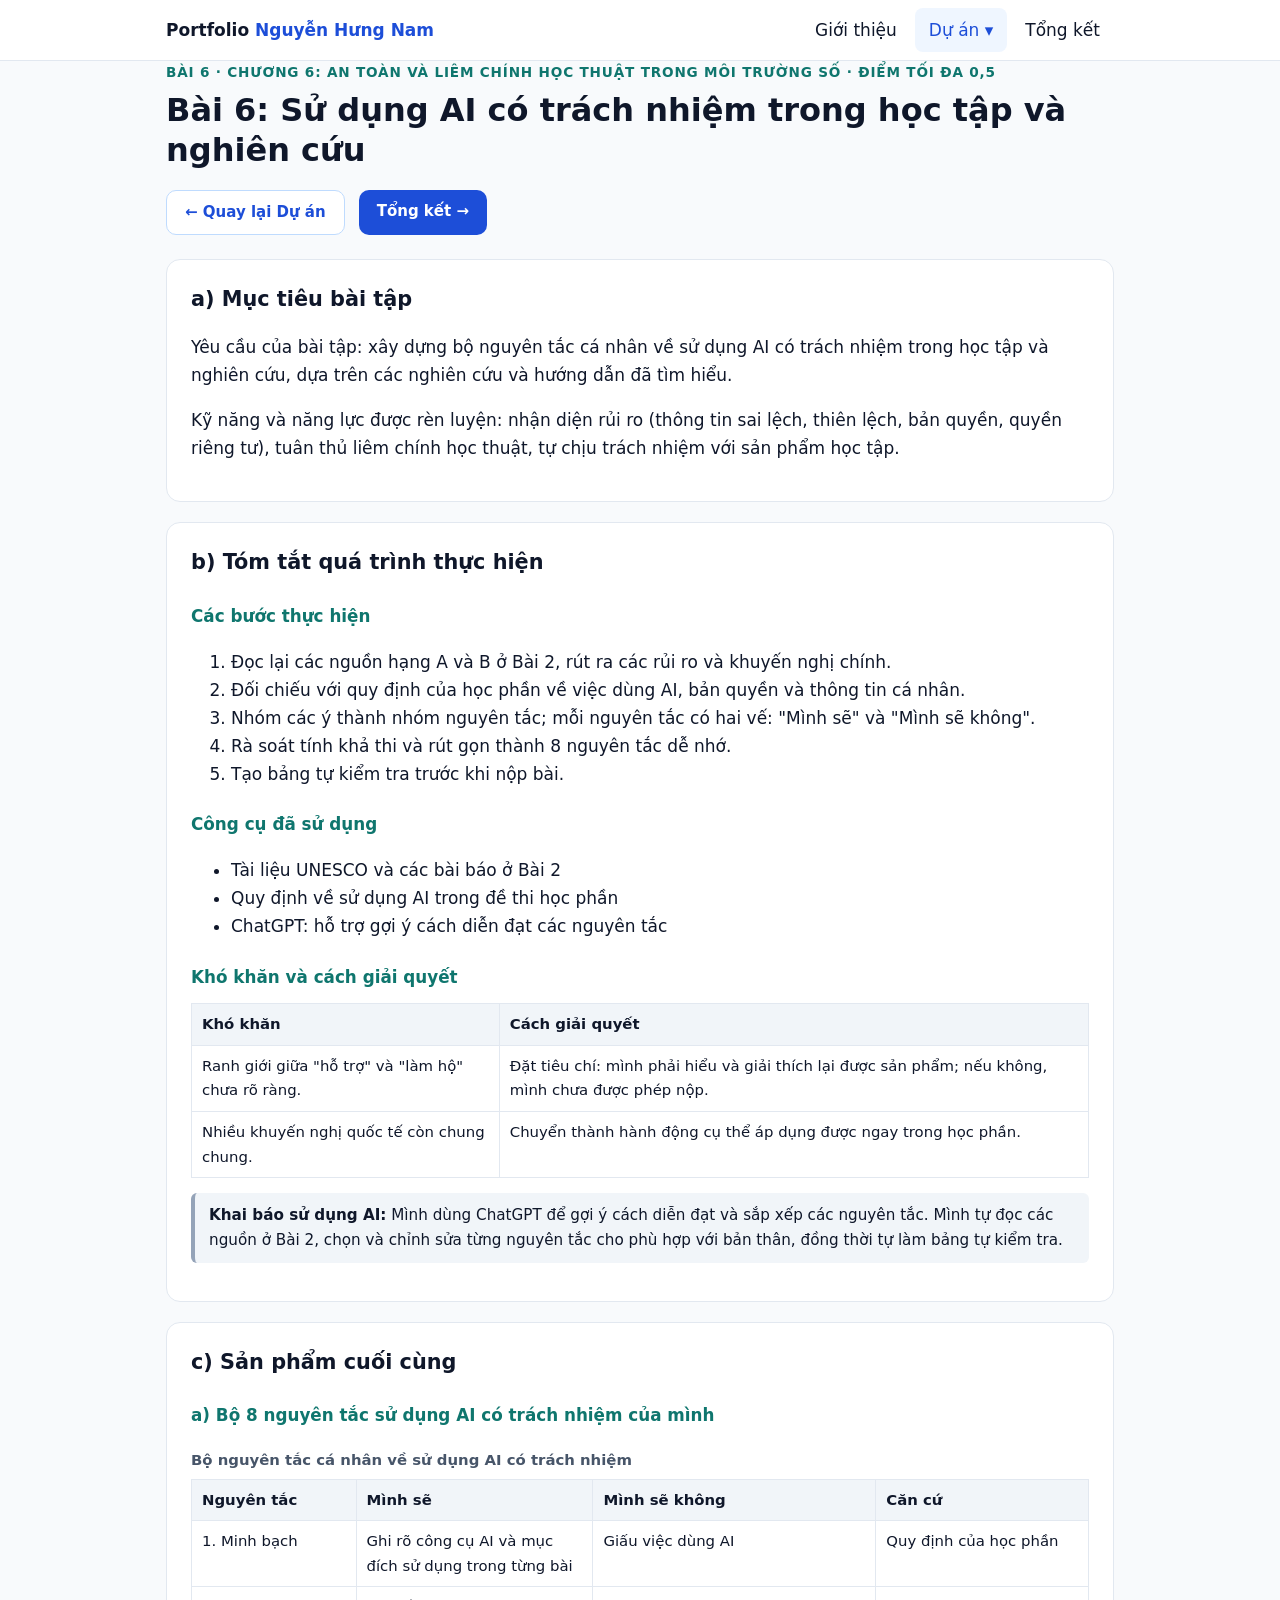
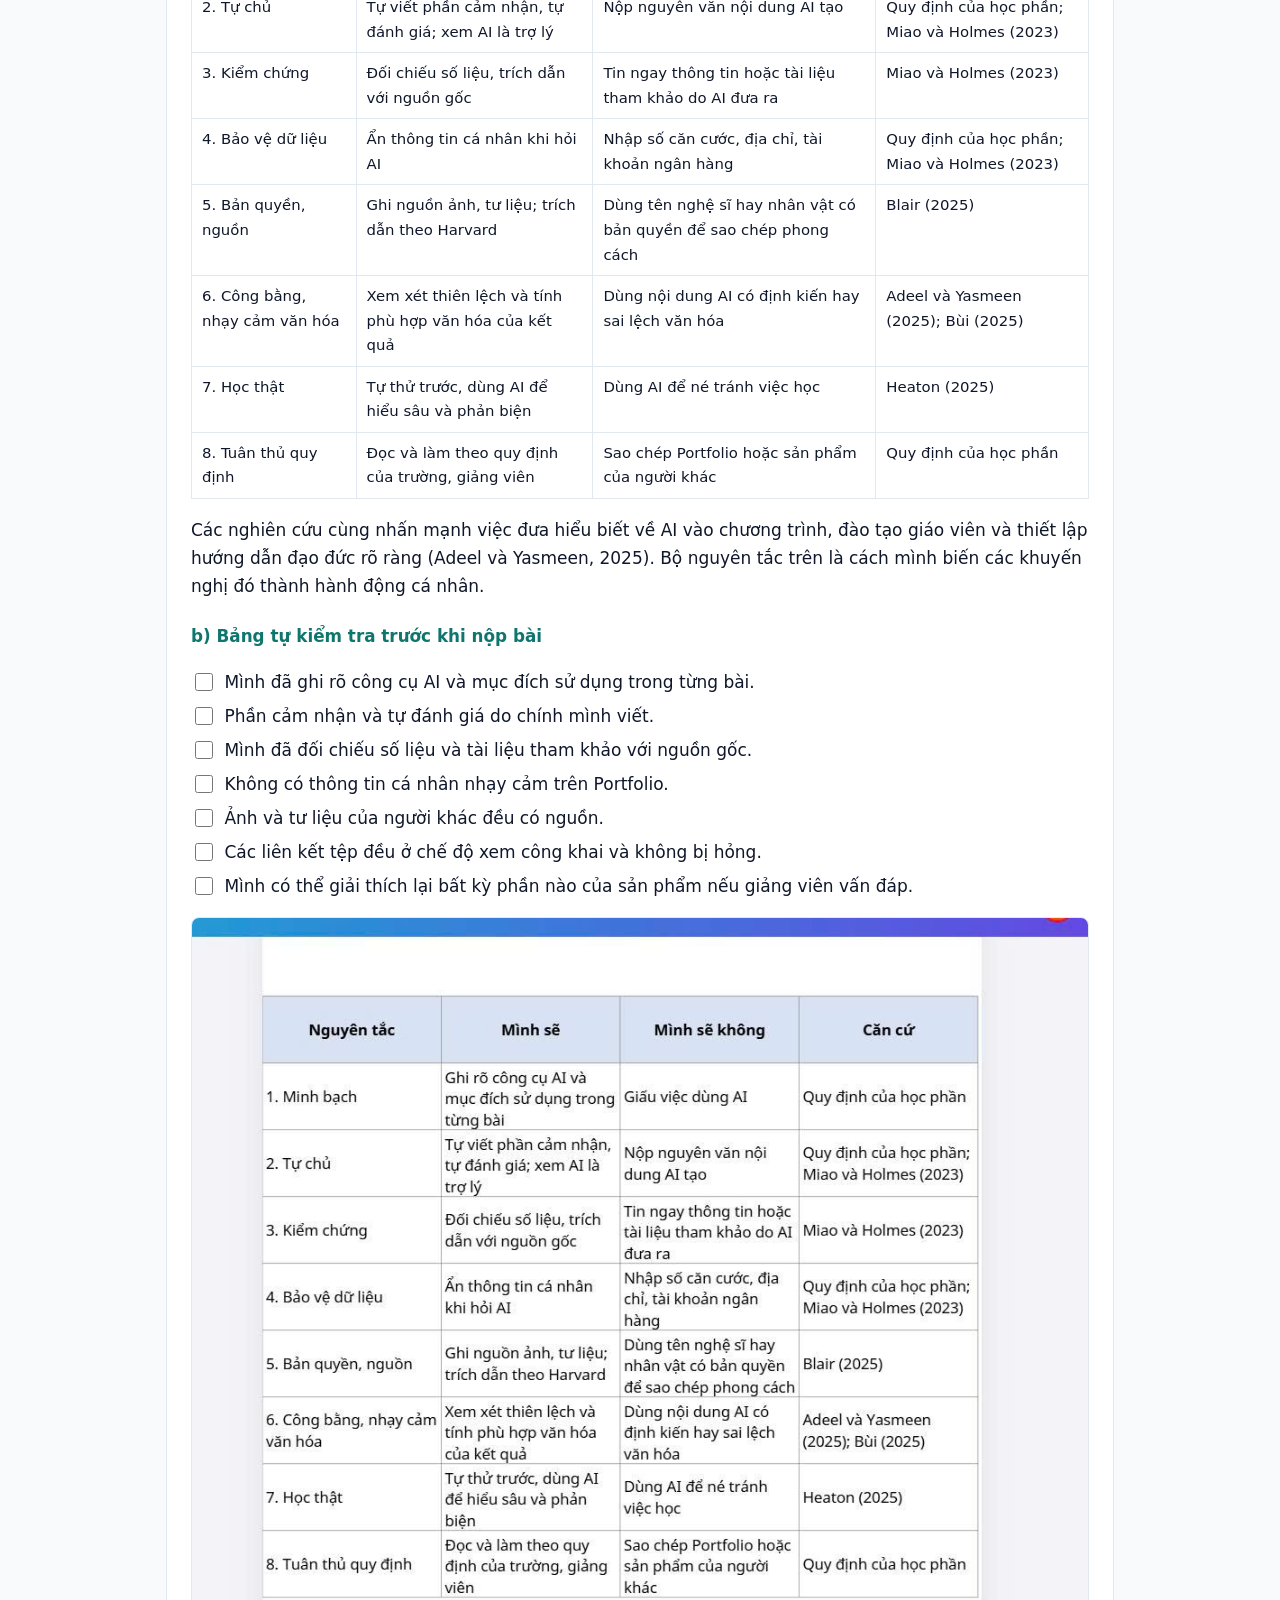
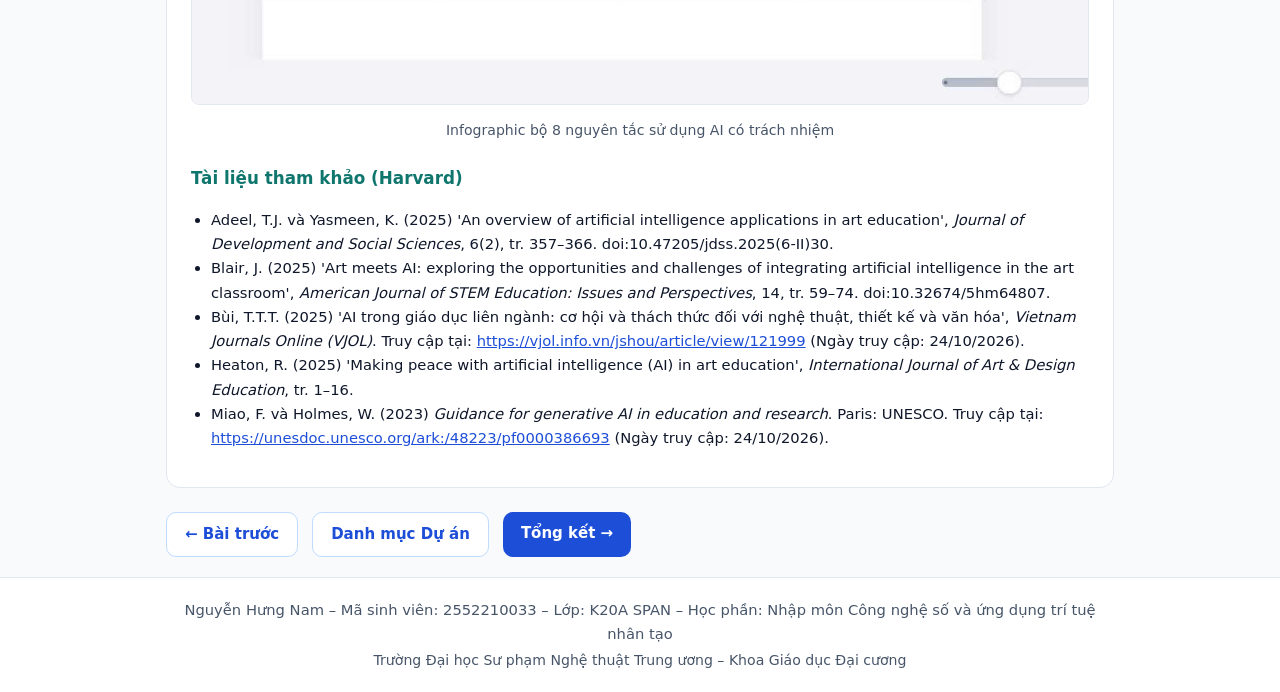
<file: public/web_port/bai6.html>
<!doctype html>
<html lang="vi">
<head>
<script>
(function() {
  try {
    var _origFetch = window.fetch;
    Object.defineProperty(window, "fetch", {
      get: function() { return _origFetch; },
      set: function(fn) { _origFetch = fn; },
      configurable: true,
      enumerable: true
    });
    if (typeof Window !== "undefined" && Window.prototype) {
      try {
        Object.defineProperty(Window.prototype, "fetch", {
          get: function() { return _origFetch; },
          set: function(fn) { _origFetch = fn; },
          configurable: true,
          enumerable: true
        });
      } catch (_) {}
    }
  } catch (_) {}
  window.addEventListener("error", function(e) {
    if (e && e.message && e.message.indexOf("Cannot set property fetch of #<Window>") !== -1) {
      e.preventDefault();
      e.stopImmediatePropagation();
      return true;
    }
  }, true);
})();
</script>
<meta charset="utf-8">
<meta name="viewport" content="width=device-width, initial-scale=1">
<title>Bài 6: Sử dụng AI có trách nhiệm trong học tập và nghiên cứu | Portfolio Nguyễn Hưng Nam</title>
<meta name="description" content="Portfolio học phần Nhập môn Công nghệ số và ứng dụng trí tuệ nhân tạo">
<link rel="stylesheet" href="style.css">
</head>
<body>
<header class="top">
  <div class="wrap bar">
    <a class="brand" href="index.html">Portfolio <span>Nguyễn Hưng Nam</span></a>
    <button class="burger" aria-label="Mở menu" aria-expanded="false">☰</button>
    <nav><ul class="menu"><li><a href="index.html">Giới thiệu</a></li><li class="has-sub"><a href="projects.html" class="active">Dự án ▾</a><ul class="sub"><li><a href="bai1.html">Bài 1: Thao tác cơ bản với tệp tin và thư mục</a></li><li><a href="bai2.html">Bài 2: Tìm kiếm và đánh giá thông tin học thuật</a></li><li><a href="bai3.html">Bài 3: Viết Prompt hiệu quả cho các tác vụ học tập</a></li><li><a href="bai4.html">Bài 4: Sử dụng công cụ hợp tác trực tuyến cho dự án nhóm</a></li><li><a href="bai5.html">Bài 5: Sử dụng AI tạo sinh để hỗ trợ sáng tạo nội dung</a></li><li><a href="bai6.html">Bài 6: Sử dụng AI có trách nhiệm trong học tập và nghiên cứu</a></li></ul></li><li><a href="conclusion.html">Tổng kết</a></li></ul></nav>
  </div>
</header>
<main class="wrap">

<p class="eyebrow">Bài 6 · Chương 6: An toàn và liêm chính học thuật trong môi trường số · Điểm tối đa 0,5</p>
<h1>Bài 6: Sử dụng AI có trách nhiệm trong học tập và nghiên cứu</h1>
<nav class="pager top-pager"><a class="btn ghost" href="projects.html">← Quay lại Dự án</a><a class="btn" href="conclusion.html">Tổng kết →</a></nav>

<section class="card">
  <h2>a) Mục tiêu bài tập</h2>
  <p>Yêu cầu của bài tập: xây dựng bộ nguyên tắc cá nhân về sử dụng AI có trách nhiệm trong học tập và nghiên cứu, dựa trên các nghiên cứu và hướng dẫn đã tìm hiểu.</p><p>Kỹ năng và năng lực được rèn luyện: nhận diện rủi ro (thông tin sai lệch, thiên lệch, bản quyền, quyền riêng tư), tuân thủ liêm chính học thuật, tự chịu trách nhiệm với sản phẩm học tập.</p>
</section>

<section class="card">
  <h2>b) Tóm tắt quá trình thực hiện</h2>
  <h3>Các bước thực hiện</h3>
  <ol><li>Đọc lại các nguồn hạng A và B ở Bài 2, rút ra các rủi ro và khuyến nghị chính.</li><li>Đối chiếu với quy định của học phần về việc dùng AI, bản quyền và thông tin cá nhân.</li><li>Nhóm các ý thành nhóm nguyên tắc; mỗi nguyên tắc có hai vế: "Mình sẽ" và "Mình sẽ không".</li><li>Rà soát tính khả thi và rút gọn thành 8 nguyên tắc dễ nhớ.</li><li>Tạo bảng tự kiểm tra trước khi nộp bài.</li></ol>
  <h3>Công cụ đã sử dụng</h3>
  <ul><li>Tài liệu UNESCO và các bài báo ở Bài 2</li><li>Quy định về sử dụng AI trong đề thi học phần</li><li>ChatGPT: hỗ trợ gợi ý cách diễn đạt các nguyên tắc</li></ul>
  <h3>Khó khăn và cách giải quyết</h3>
  <div class="tablewrap"><table><thead><tr><th>Khó khăn</th><th>Cách giải quyết</th></tr></thead><tbody><tr><td>Ranh giới giữa "hỗ trợ" và "làm hộ" chưa rõ ràng.</td><td>Đặt tiêu chí: mình phải hiểu và giải thích lại được sản phẩm; nếu không, mình chưa được phép nộp.</td></tr><tr><td>Nhiều khuyến nghị quốc tế còn chung chung.</td><td>Chuyển thành hành động cụ thể áp dụng được ngay trong học phần.</td></tr></tbody></table></div>
  <p class="note"><strong>Khai báo sử dụng AI:</strong> Mình dùng ChatGPT để gợi ý cách diễn đạt và sắp xếp các nguyên tắc. Mình tự đọc các nguồn ở Bài 2, chọn và chỉnh sửa từng nguyên tắc cho phù hợp với bản thân, đồng thời tự làm bảng tự kiểm tra.</p>
</section>

<section class="card">
  <h2>c) Sản phẩm cuối cùng</h2>
  <h3>a) Bộ 8 nguyên tắc sử dụng AI có trách nhiệm của mình</h3><div class="tablewrap"><table><caption>Bộ nguyên tắc cá nhân về sử dụng AI có trách nhiệm</caption><thead><tr><th>Nguyên tắc</th><th>Mình sẽ</th><th>Mình sẽ không</th><th>Căn cứ</th></tr></thead><tbody><tr><td>1. Minh bạch</td><td>Ghi rõ công cụ AI và mục đích sử dụng trong từng bài</td><td>Giấu việc dùng AI</td><td>Quy định của học phần</td></tr><tr><td>2. Tự chủ</td><td>Tự viết phần cảm nhận, tự đánh giá; xem AI là trợ lý</td><td>Nộp nguyên văn nội dung AI tạo</td><td>Quy định của học phần; Miao và Holmes (2023)</td></tr><tr><td>3. Kiểm chứng</td><td>Đối chiếu số liệu, trích dẫn với nguồn gốc</td><td>Tin ngay thông tin hoặc tài liệu tham khảo do AI đưa ra</td><td>Miao và Holmes (2023)</td></tr><tr><td>4. Bảo vệ dữ liệu</td><td>Ẩn thông tin cá nhân khi hỏi AI</td><td>Nhập số căn cước, địa chỉ, tài khoản ngân hàng</td><td>Quy định của học phần; Miao và Holmes (2023)</td></tr><tr><td>5. Bản quyền, nguồn</td><td>Ghi nguồn ảnh, tư liệu; trích dẫn theo Harvard</td><td>Dùng tên nghệ sĩ hay nhân vật có bản quyền để sao chép phong cách</td><td>Blair (2025)</td></tr><tr><td>6. Công bằng, nhạy cảm văn hóa</td><td>Xem xét thiên lệch và tính phù hợp văn hóa của kết quả</td><td>Dùng nội dung AI có định kiến hay sai lệch văn hóa</td><td>Adeel và Yasmeen (2025); Bùi (2025)</td></tr><tr><td>7. Học thật</td><td>Tự thử trước, dùng AI để hiểu sâu và phản biện</td><td>Dùng AI để né tránh việc học</td><td>Heaton (2025)</td></tr><tr><td>8. Tuân thủ quy định</td><td>Đọc và làm theo quy định của trường, giảng viên</td><td>Sao chép Portfolio hoặc sản phẩm của người khác</td><td>Quy định của học phần</td></tr></tbody></table></div><p>Các nghiên cứu cùng nhấn mạnh việc đưa hiểu biết về AI vào chương trình, đào tạo giáo viên và thiết lập hướng dẫn đạo đức rõ ràng (Adeel và Yasmeen, 2025). Bộ nguyên tắc trên là cách mình biến các khuyến nghị đó thành hành động cá nhân.</p><h3>b) Bảng tự kiểm tra trước khi nộp bài</h3><ul class="check"><li><label><input type="checkbox" data-k="bai6-0"> <span>Mình đã ghi rõ công cụ AI và mục đích sử dụng trong từng bài.</span></label></li><li><label><input type="checkbox" data-k="bai6-1"> <span>Phần cảm nhận và tự đánh giá do chính mình viết.</span></label></li><li><label><input type="checkbox" data-k="bai6-2"> <span>Mình đã đối chiếu số liệu và tài liệu tham khảo với nguồn gốc.</span></label></li><li><label><input type="checkbox" data-k="bai6-3"> <span>Không có thông tin cá nhân nhạy cảm trên Portfolio.</span></label></li><li><label><input type="checkbox" data-k="bai6-4"> <span>Ảnh và tư liệu của người khác đều có nguồn.</span></label></li><li><label><input type="checkbox" data-k="bai6-5"> <span>Các liên kết tệp đều ở chế độ xem công khai và không bị hỏng.</span></label></li><li><label><input type="checkbox" data-k="bai6-6"> <span>Mình có thể giải thích lại bất kỳ phần nào của sản phẩm nếu giảng viên vấn đáp.</span></label></li></ul><figure><img src="assets/b6_anh1.png" alt="Infographic bộ 8 nguyên tắc sử dụng AI có trách nhiệm"><figcaption>Infographic bộ 8 nguyên tắc sử dụng AI có trách nhiệm</figcaption></figure>
  <h3>Tài liệu tham khảo (Harvard)</h3><ul class="refs"><li>Adeel, T.J. và Yasmeen, K. (2025) 'An overview of artificial intelligence applications in art education', <em>Journal of Development and Social Sciences</em>, 6(2), tr. 357–366. doi:10.47205/jdss.2025(6-II)30.</li><li>Blair, J. (2025) 'Art meets AI: exploring the opportunities and challenges of integrating artificial intelligence in the art classroom', <em>American Journal of STEM Education: Issues and Perspectives</em>, 14, tr. 59–74. doi:10.32674/5hm64807.</li><li>Bùi, T.T.T. (2025) 'AI trong giáo dục liên ngành: cơ hội và thách thức đối với nghệ thuật, thiết kế và văn hóa', <em>Vietnam Journals Online (VJOL)</em>. Truy cập tại: <a href="https://vjol.info.vn/jshou/article/view/121999" target="_blank" rel="noopener">https://vjol.info.vn/jshou/article/view/121999</a> (Ngày truy cập: 24/10/2026).</li><li>Heaton, R. (2025) 'Making peace with artificial intelligence (AI) in art education', <em>International Journal of Art &amp; Design Education</em>, tr. 1–16.</li><li>Miao, F. và Holmes, W. (2023) <em>Guidance for generative AI in education and research</em>. Paris: UNESCO. Truy cập tại: <a href="https://unesdoc.unesco.org/ark:/48223/pf0000386693" target="_blank" rel="noopener">https://unesdoc.unesco.org/ark:/48223/pf0000386693</a> (Ngày truy cập: 24/10/2026).</li></ul>
</section>

<nav class="pager"><a class="btn ghost" href="bai5.html">← Bài trước</a><a class="btn ghost" href="projects.html">Danh mục Dự án</a><a class="btn" href="conclusion.html">Tổng kết →</a></nav>
</main>
<footer>
  <div class="wrap">
    <p>Nguyễn Hưng Nam – Mã sinh viên: 2552210033 – Lớp: K20A SPAN – Học phần: Nhập môn Công nghệ số và ứng dụng trí tuệ nhân tạo</p>
    <p class="small">Trường Đại học Sư phạm Nghệ thuật Trung ương – Khoa Giáo dục Đại cương</p>
  </div>
</footer>
<script src="site.js"></script>
</body>
</html>
</file>
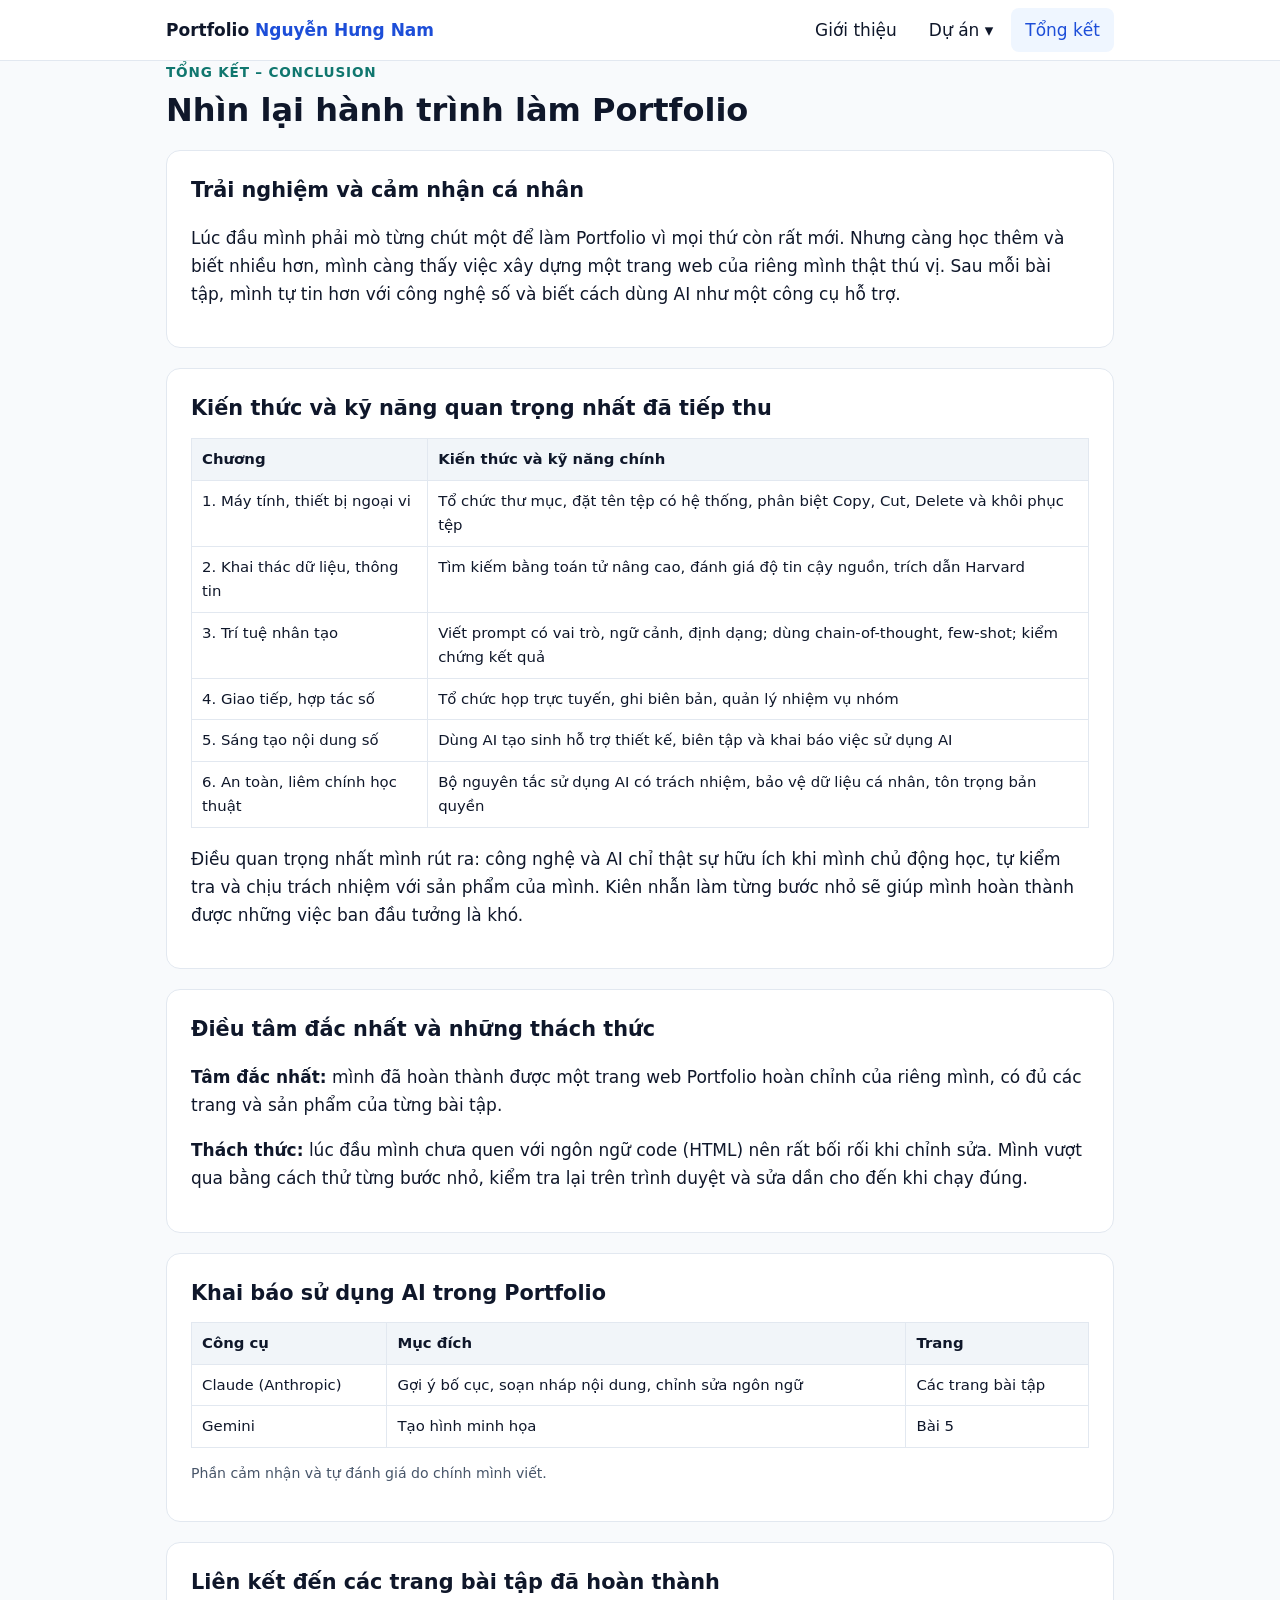
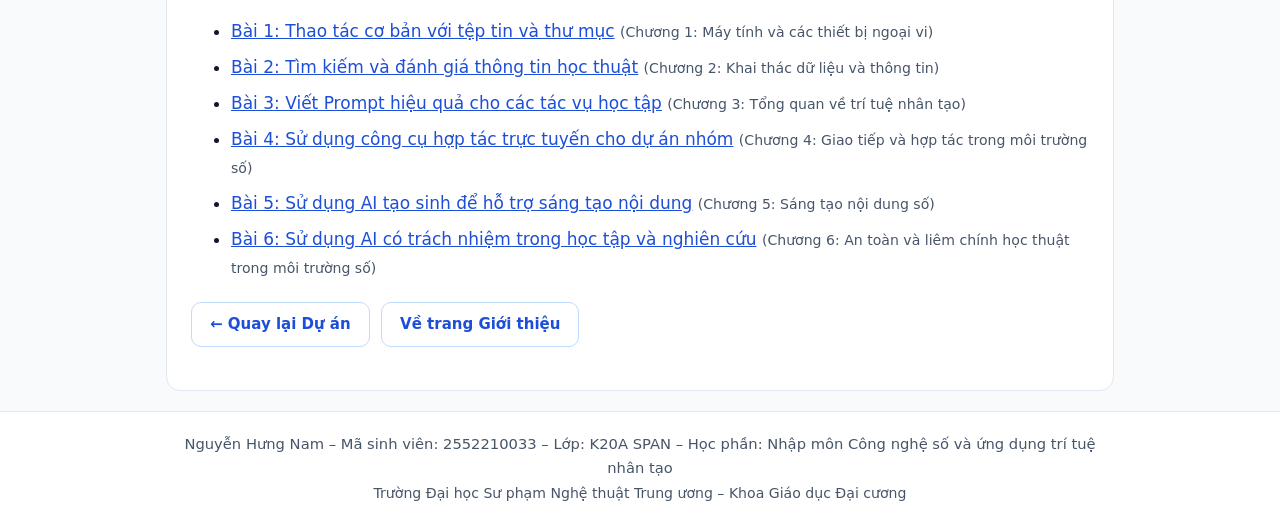
<file: public/web_port/conclusion.html>
<!doctype html>
<html lang="vi">
<head>
<script>
(function() {
  try {
    var _origFetch = window.fetch;
    Object.defineProperty(window, "fetch", {
      get: function() { return _origFetch; },
      set: function(fn) { _origFetch = fn; },
      configurable: true,
      enumerable: true
    });
    if (typeof Window !== "undefined" && Window.prototype) {
      try {
        Object.defineProperty(Window.prototype, "fetch", {
          get: function() { return _origFetch; },
          set: function(fn) { _origFetch = fn; },
          configurable: true,
          enumerable: true
        });
      } catch (_) {}
    }
  } catch (_) {}
  window.addEventListener("error", function(e) {
    if (e && e.message && e.message.indexOf("Cannot set property fetch of #<Window>") !== -1) {
      e.preventDefault();
      e.stopImmediatePropagation();
      return true;
    }
  }, true);
})();
</script>
<meta charset="utf-8">
<meta name="viewport" content="width=device-width, initial-scale=1">
<title>Tổng kết | Portfolio Nguyễn Hưng Nam</title>
<meta name="description" content="Portfolio học phần Nhập môn Công nghệ số và ứng dụng trí tuệ nhân tạo">
<link rel="stylesheet" href="style.css">
</head>
<body>
<header class="top">
  <div class="wrap bar">
    <a class="brand" href="index.html">Portfolio <span>Nguyễn Hưng Nam</span></a>
    <button class="burger" aria-label="Mở menu" aria-expanded="false">☰</button>
    <nav><ul class="menu"><li><a href="index.html">Giới thiệu</a></li><li class="has-sub"><a href="projects.html">Dự án ▾</a><ul class="sub"><li><a href="bai1.html">Bài 1: Thao tác cơ bản với tệp tin và thư mục</a></li><li><a href="bai2.html">Bài 2: Tìm kiếm và đánh giá thông tin học thuật</a></li><li><a href="bai3.html">Bài 3: Viết Prompt hiệu quả cho các tác vụ học tập</a></li><li><a href="bai4.html">Bài 4: Sử dụng công cụ hợp tác trực tuyến cho dự án nhóm</a></li><li><a href="bai5.html">Bài 5: Sử dụng AI tạo sinh để hỗ trợ sáng tạo nội dung</a></li><li><a href="bai6.html">Bài 6: Sử dụng AI có trách nhiệm trong học tập và nghiên cứu</a></li></ul></li><li><a href="conclusion.html" class="active">Tổng kết</a></li></ul></nav>
  </div>
</header>
<main class="wrap">

<p class="eyebrow">Tổng kết – Conclusion</p>
<h1>Nhìn lại hành trình làm Portfolio</h1>

<section class="card">
  <h2>Trải nghiệm và cảm nhận cá nhân</h2>
  <p>Lúc đầu mình phải mò từng chút một để làm Portfolio vì mọi thứ còn rất mới. Nhưng càng học thêm và biết nhiều hơn, mình càng thấy việc xây dựng một trang web của riêng mình thật thú vị. Sau mỗi bài tập, mình tự tin hơn với công nghệ số và biết cách dùng AI như một công cụ hỗ trợ.</p>
</section>

<section class="card">
  <h2>Kiến thức và kỹ năng quan trọng nhất đã tiếp thu</h2>
  <div class="tablewrap"><table><thead><tr><th>Chương</th><th>Kiến thức và kỹ năng chính</th></tr></thead><tbody>
    <tr><td>1. Máy tính, thiết bị ngoại vi</td><td>Tổ chức thư mục, đặt tên tệp có hệ thống, phân biệt Copy, Cut, Delete và khôi phục tệp</td></tr>
    <tr><td>2. Khai thác dữ liệu, thông tin</td><td>Tìm kiếm bằng toán tử nâng cao, đánh giá độ tin cậy nguồn, trích dẫn Harvard</td></tr>
    <tr><td>3. Trí tuệ nhân tạo</td><td>Viết prompt có vai trò, ngữ cảnh, định dạng; dùng chain-of-thought, few-shot; kiểm chứng kết quả</td></tr>
    <tr><td>4. Giao tiếp, hợp tác số</td><td>Tổ chức họp trực tuyến, ghi biên bản, quản lý nhiệm vụ nhóm</td></tr>
    <tr><td>5. Sáng tạo nội dung số</td><td>Dùng AI tạo sinh hỗ trợ thiết kế, biên tập và khai báo việc sử dụng AI</td></tr>
    <tr><td>6. An toàn, liêm chính học thuật</td><td>Bộ nguyên tắc sử dụng AI có trách nhiệm, bảo vệ dữ liệu cá nhân, tôn trọng bản quyền</td></tr>
  </tbody></table></div>
  <p>Điều quan trọng nhất mình rút ra: công nghệ và AI chỉ thật sự hữu ích khi mình chủ động học, tự kiểm tra và chịu trách nhiệm với sản phẩm của mình. Kiên nhẫn làm từng bước nhỏ sẽ giúp mình hoàn thành được những việc ban đầu tưởng là khó.</p>
</section>

<section class="card">
  <h2>Điều tâm đắc nhất và những thách thức</h2>
  <p><strong>Tâm đắc nhất:</strong> mình đã hoàn thành được một trang web Portfolio hoàn chỉnh của riêng mình, có đủ các trang và sản phẩm của từng bài tập.</p>
  <p><strong>Thách thức:</strong> lúc đầu mình chưa quen với ngôn ngữ code (HTML) nên rất bối rối khi chỉnh sửa. Mình vượt qua bằng cách thử từng bước nhỏ, kiểm tra lại trên trình duyệt và sửa dần cho đến khi chạy đúng.</p>
</section>

<section class="card">
  <h2>Khai báo sử dụng AI trong Portfolio</h2>
  <div class="tablewrap"><table><thead><tr><th>Công cụ</th><th>Mục đích</th><th>Trang</th></tr></thead><tbody>
    <tr><td>Claude (Anthropic)</td><td>Gợi ý bố cục, soạn nháp nội dung, chỉnh sửa ngôn ngữ</td><td>Các trang bài tập</td></tr>
    <tr><td>Gemini</td><td>Tạo hình minh họa</td><td>Bài 5</td></tr>
  </tbody></table></div>
  <p class="small">Phần cảm nhận và tự đánh giá do chính mình viết.</p>
</section>

<section class="card">
  <h2>Liên kết đến các trang bài tập đã hoàn thành</h2>
  <ul class="links"><li><a href="bai1.html">Bài 1: Thao tác cơ bản với tệp tin và thư mục</a> <span class="small">(Chương 1: Máy tính và các thiết bị ngoại vi)</span></li><li><a href="bai2.html">Bài 2: Tìm kiếm và đánh giá thông tin học thuật</a> <span class="small">(Chương 2: Khai thác dữ liệu và thông tin)</span></li><li><a href="bai3.html">Bài 3: Viết Prompt hiệu quả cho các tác vụ học tập</a> <span class="small">(Chương 3: Tổng quan về trí tuệ nhân tạo)</span></li><li><a href="bai4.html">Bài 4: Sử dụng công cụ hợp tác trực tuyến cho dự án nhóm</a> <span class="small">(Chương 4: Giao tiếp và hợp tác trong môi trường số)</span></li><li><a href="bai5.html">Bài 5: Sử dụng AI tạo sinh để hỗ trợ sáng tạo nội dung</a> <span class="small">(Chương 5: Sáng tạo nội dung số)</span></li><li><a href="bai6.html">Bài 6: Sử dụng AI có trách nhiệm trong học tập và nghiên cứu</a> <span class="small">(Chương 6: An toàn và liêm chính học thuật trong môi trường số)</span></li></ul>
  <p><a class="btn ghost" href="projects.html">← Quay lại Dự án</a> <a class="btn ghost" href="index.html">Về trang Giới thiệu</a></p>
</section>
</main>
<footer>
  <div class="wrap">
    <p>Nguyễn Hưng Nam – Mã sinh viên: 2552210033 – Lớp: K20A SPAN – Học phần: Nhập môn Công nghệ số và ứng dụng trí tuệ nhân tạo</p>
    <p class="small">Trường Đại học Sư phạm Nghệ thuật Trung ương – Khoa Giáo dục Đại cương</p>
  </div>
</footer>
<script src="site.js"></script>
</body>
</html>
</file>
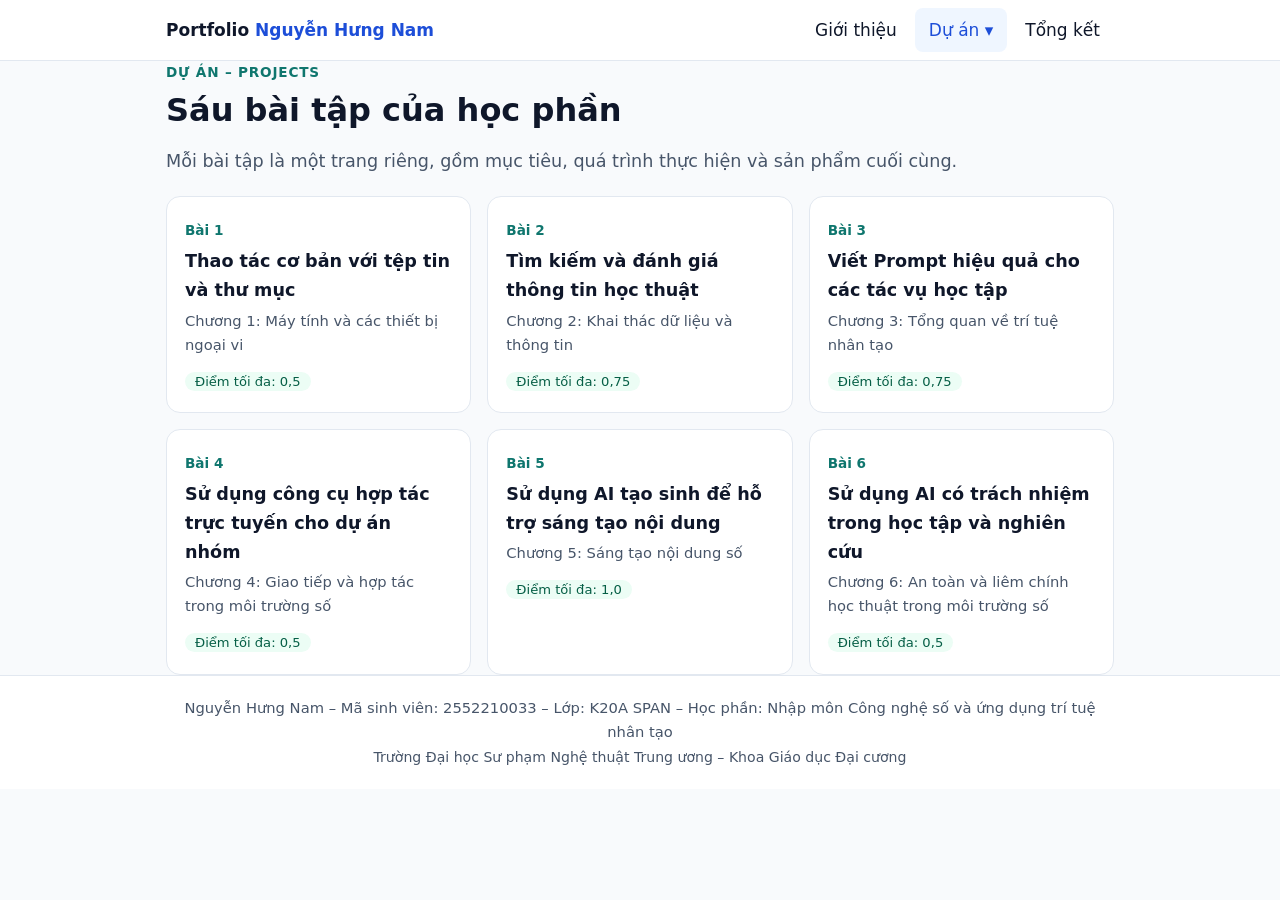
<file: public/web_port/projects.html>
<!doctype html>
<html lang="vi">
<head>
<script>
(function() {
  try {
    var _origFetch = window.fetch;
    Object.defineProperty(window, "fetch", {
      get: function() { return _origFetch; },
      set: function(fn) { _origFetch = fn; },
      configurable: true,
      enumerable: true
    });
    if (typeof Window !== "undefined" && Window.prototype) {
      try {
        Object.defineProperty(Window.prototype, "fetch", {
          get: function() { return _origFetch; },
          set: function(fn) { _origFetch = fn; },
          configurable: true,
          enumerable: true
        });
      } catch (_) {}
    }
  } catch (_) {}
  window.addEventListener("error", function(e) {
    if (e && e.message && e.message.indexOf("Cannot set property fetch of #<Window>") !== -1) {
      e.preventDefault();
      e.stopImmediatePropagation();
      return true;
    }
  }, true);
})();
</script>
<meta charset="utf-8">
<meta name="viewport" content="width=device-width, initial-scale=1">
<title>Dự án | Portfolio Nguyễn Hưng Nam</title>
<meta name="description" content="Portfolio học phần Nhập môn Công nghệ số và ứng dụng trí tuệ nhân tạo">
<link rel="stylesheet" href="style.css">
</head>
<body>
<header class="top">
  <div class="wrap bar">
    <a class="brand" href="index.html">Portfolio <span>Nguyễn Hưng Nam</span></a>
    <button class="burger" aria-label="Mở menu" aria-expanded="false">☰</button>
    <nav><ul class="menu"><li><a href="index.html">Giới thiệu</a></li><li class="has-sub"><a href="projects.html" class="active">Dự án ▾</a><ul class="sub"><li><a href="bai1.html">Bài 1: Thao tác cơ bản với tệp tin và thư mục</a></li><li><a href="bai2.html">Bài 2: Tìm kiếm và đánh giá thông tin học thuật</a></li><li><a href="bai3.html">Bài 3: Viết Prompt hiệu quả cho các tác vụ học tập</a></li><li><a href="bai4.html">Bài 4: Sử dụng công cụ hợp tác trực tuyến cho dự án nhóm</a></li><li><a href="bai5.html">Bài 5: Sử dụng AI tạo sinh để hỗ trợ sáng tạo nội dung</a></li><li><a href="bai6.html">Bài 6: Sử dụng AI có trách nhiệm trong học tập và nghiên cứu</a></li></ul></li><li><a href="conclusion.html">Tổng kết</a></li></ul></nav>
  </div>
</header>
<main class="wrap">

<p class="eyebrow">Dự án – Projects</p>
<h1>Sáu bài tập của học phần</h1>
<p class="lead">Mỗi bài tập là một trang riêng, gồm mục tiêu, quá trình thực hiện và sản phẩm cuối cùng.</p>
<div class="grid">
<a class="proj" href="bai1.html"><span class="num">Bài 1</span><h2>Thao tác cơ bản với tệp tin và thư mục</h2><p>Chương 1: Máy tính và các thiết bị ngoại vi</p><span class="pts">Điểm tối đa: 0,5</span></a>
<a class="proj" href="bai2.html"><span class="num">Bài 2</span><h2>Tìm kiếm và đánh giá thông tin học thuật</h2><p>Chương 2: Khai thác dữ liệu và thông tin</p><span class="pts">Điểm tối đa: 0,75</span></a>
<a class="proj" href="bai3.html"><span class="num">Bài 3</span><h2>Viết Prompt hiệu quả cho các tác vụ học tập</h2><p>Chương 3: Tổng quan về trí tuệ nhân tạo</p><span class="pts">Điểm tối đa: 0,75</span></a>
<a class="proj" href="bai4.html"><span class="num">Bài 4</span><h2>Sử dụng công cụ hợp tác trực tuyến cho dự án nhóm</h2><p>Chương 4: Giao tiếp và hợp tác trong môi trường số</p><span class="pts">Điểm tối đa: 0,5</span></a>
<a class="proj" href="bai5.html"><span class="num">Bài 5</span><h2>Sử dụng AI tạo sinh để hỗ trợ sáng tạo nội dung</h2><p>Chương 5: Sáng tạo nội dung số</p><span class="pts">Điểm tối đa: 1,0</span></a>
<a class="proj" href="bai6.html"><span class="num">Bài 6</span><h2>Sử dụng AI có trách nhiệm trong học tập và nghiên cứu</h2><p>Chương 6: An toàn và liêm chính học thuật trong môi trường số</p><span class="pts">Điểm tối đa: 0,5</span></a>
</div>
</main>
<footer>
  <div class="wrap">
    <p>Nguyễn Hưng Nam – Mã sinh viên: 2552210033 – Lớp: K20A SPAN – Học phần: Nhập môn Công nghệ số và ứng dụng trí tuệ nhân tạo</p>
    <p class="small">Trường Đại học Sư phạm Nghệ thuật Trung ương – Khoa Giáo dục Đại cương</p>
  </div>
</footer>
<script src="site.js"></script>
</body>
</html>
</file>
<file: public/web_port/style.css>
:root{--bg:#f8fafc;--fg:#0f172a;--mut:#475569;--line:#e2e8f0;--card:#fff;--pri:#1d4ed8;--acc:#0f766e;--ph:#fef08a}
*{box-sizing:border-box}
html{scroll-behavior:smooth}
body{margin:0;font-family:system-ui,-apple-system,"Segoe UI",Roboto,Arial,sans-serif;background:var(--bg);color:var(--fg);line-height:1.65;font-size:17px}
.wrap{max-width:980px;margin:0 auto;padding:0 16px}
a{color:var(--pri)}
.top{background:#fff;border-bottom:1px solid var(--line);position:sticky;top:0;z-index:10}
.bar{display:flex;align-items:center;justify-content:space-between;gap:12px;min-height:60px}
.brand{font-weight:700;text-decoration:none;color:var(--fg)}
.brand span{color:var(--pri)}
.menu,.sub{list-style:none;margin:0;padding:0}
.menu{display:flex;gap:4px}
.menu a{display:block;padding:8px 14px;border-radius:8px;text-decoration:none;color:var(--fg);font-weight:500}
.menu a:hover,.menu a.active{background:#eff6ff;color:var(--pri)}
.has-sub{position:relative}
.sub{display:none;position:absolute;right:0;top:100%;background:#fff;border:1px solid var(--line);border-radius:10px;box-shadow:0 8px 24px rgba(15,23,42,.1);min-width:300px;padding:6px;z-index:20}
.has-sub:hover .sub,.has-sub:focus-within .sub{display:block}
.sub a{font-weight:400;font-size:15px}
.burger{display:none;font-size:22px;background:none;border:1px solid var(--line);border-radius:8px;padding:4px 10px;cursor:pointer}
main{padding-top:28px;padding-bottom:48px}
h1{font-size:2rem;line-height:1.25;margin:.2em 0 .4em}
h2{font-size:1.3rem;margin:0 0 .6em}
h3{font-size:1.05rem;margin:1.4em 0 .4em;color:var(--acc)}
.eyebrow{font-size:.85rem;text-transform:uppercase;letter-spacing:.06em;color:var(--acc);font-weight:600;margin:0}
.lead{font-size:1.1rem;color:var(--mut)}
.card{background:var(--card);border:1px solid var(--line);border-radius:14px;padding:22px 24px;margin:20px 0}
.hero{display:flex;gap:28px;align-items:center;margin-bottom:12px}
.avatar{flex:0 0 150px;height:150px;border-radius:50%;background:linear-gradient(135deg,#dbeafe,#ccfbf1);border:3px dashed #94a3b8;display:flex;align-items:center;justify-content:center;text-align:center;color:var(--mut);font-size:14px}
.btn{display:inline-block;padding:9px 18px;border-radius:10px;background:var(--pri);color:#fff;text-decoration:none;font-weight:600;font-size:15px;margin:4px 6px 4px 0}
.btn.ghost{background:#fff;color:var(--pri);border:1px solid #bfdbfe}
.pager{display:flex;flex-wrap:wrap;gap:8px;margin:16px 0}
.info{display:grid;grid-template-columns:140px 1fr;gap:6px 16px;margin:0}
.info dt{color:var(--mut)}
.info dd{margin:0}
.note{background:#f1f5f9;border-left:4px solid #94a3b8;padding:10px 14px;border-radius:6px;font-size:.95rem}
.small{font-size:.88rem;color:var(--mut)}
mark.ph{background:var(--ph);padding:0 3px;border-radius:3px}
.grid{display:grid;grid-template-columns:repeat(auto-fill,minmax(280px,1fr));gap:16px;margin-top:20px}
.proj{display:block;background:#fff;border:1px solid var(--line);border-radius:14px;padding:18px;text-decoration:none;color:var(--fg);transition:transform .15s,box-shadow .15s}
.proj:hover{transform:translateY(-3px);box-shadow:0 10px 24px rgba(15,23,42,.1)}
.proj .num{color:var(--acc);font-weight:700;font-size:.85rem}
.proj h2{font-size:1.1rem;margin:.2em 0}
.proj p{color:var(--mut);font-size:.92rem;margin:.2em 0 .6em}
.pts{font-size:.82rem;background:#ecfdf5;color:#065f46;border-radius:999px;padding:2px 10px}
.tablewrap{overflow-x:auto;margin:12px 0}
table{border-collapse:collapse;width:100%;font-size:.93rem}
caption{caption-side:top;text-align:left;font-weight:600;padding:6px 0;color:var(--mut)}
th,td{border:1px solid var(--line);padding:8px 10px;vertical-align:top;text-align:left}
th{background:#f1f5f9}
figure{margin:16px 0;text-align:center}
figure img{max-width:100%;height:auto;border:1px solid var(--line);border-radius:8px}
figcaption{font-size:.88rem;color:var(--mut);margin-top:6px}
.placeholder .box{border:2px dashed #94a3b8;border-radius:10px;background:#f8fafc;padding:28px 16px;color:var(--mut)}
.placeholder .box span{font-weight:700;color:var(--fg)}
.placeholder .box p{margin:.3em 0 0}
pre.prompt{white-space:pre-wrap;background:#0f172a;color:#e2e8f0;padding:14px 16px;border-radius:10px;font-size:.9rem}
.check{list-style:none;padding:0}
.check li{margin:6px 0}
.check input{width:18px;height:18px;vertical-align:-3px;margin-right:6px}
.refs{font-size:.92rem;padding-left:20px}
.links li{margin:8px 0}
footer{border-top:1px solid var(--line);background:#fff;padding:18px 0;text-align:center;color:var(--mut);font-size:.92rem}
footer p{margin:2px 0}
@media (max-width:760px){
  body{font-size:16px}
  h1{font-size:1.6rem}
  .burger{display:block}
  nav{display:none;position:absolute;left:0;right:0;top:60px;background:#fff;border-bottom:1px solid var(--line);padding:8px 16px}
  nav.open{display:block}
  .menu{flex-direction:column}
  .sub{display:block;position:static;border:0;box-shadow:none;min-width:0;padding:0 0 0 14px}
  .hero{flex-direction:column;text-align:center}
  .info{grid-template-columns:1fr}
  .card{padding:16px}
}
</file>
